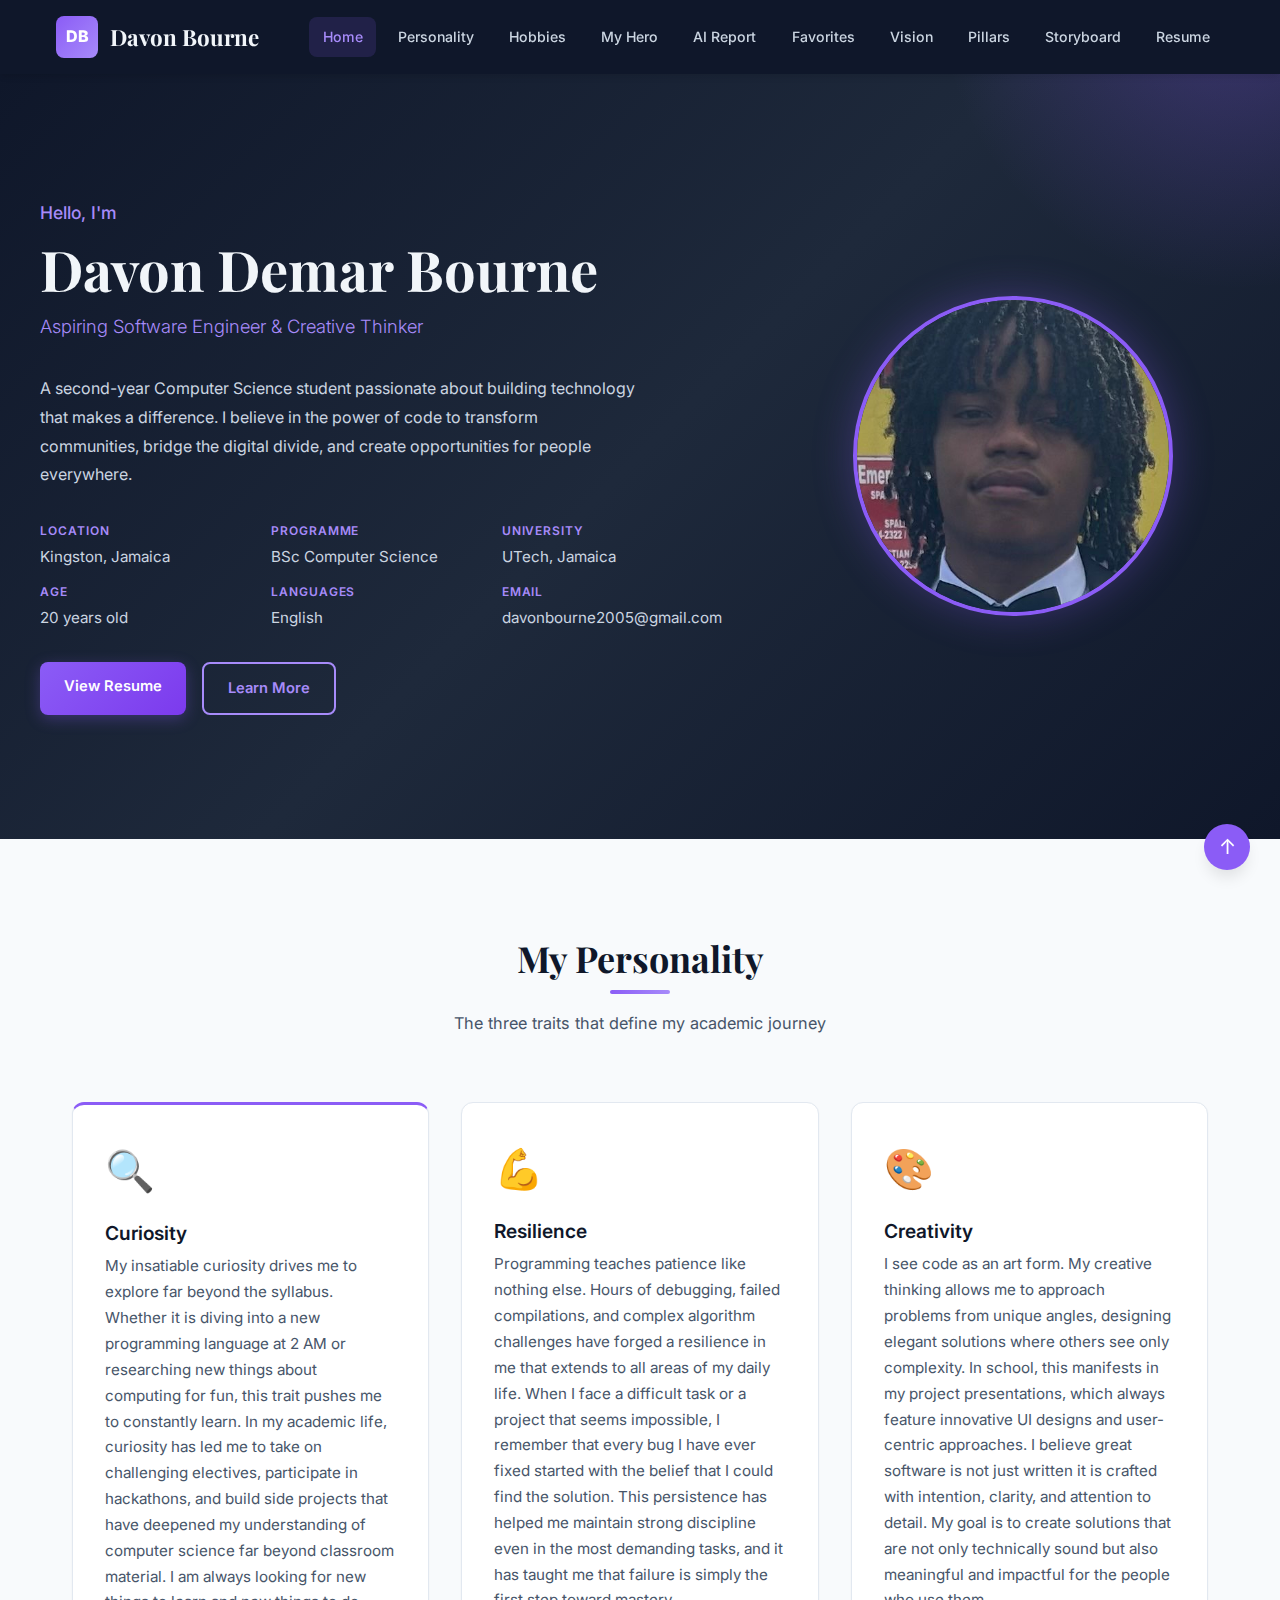
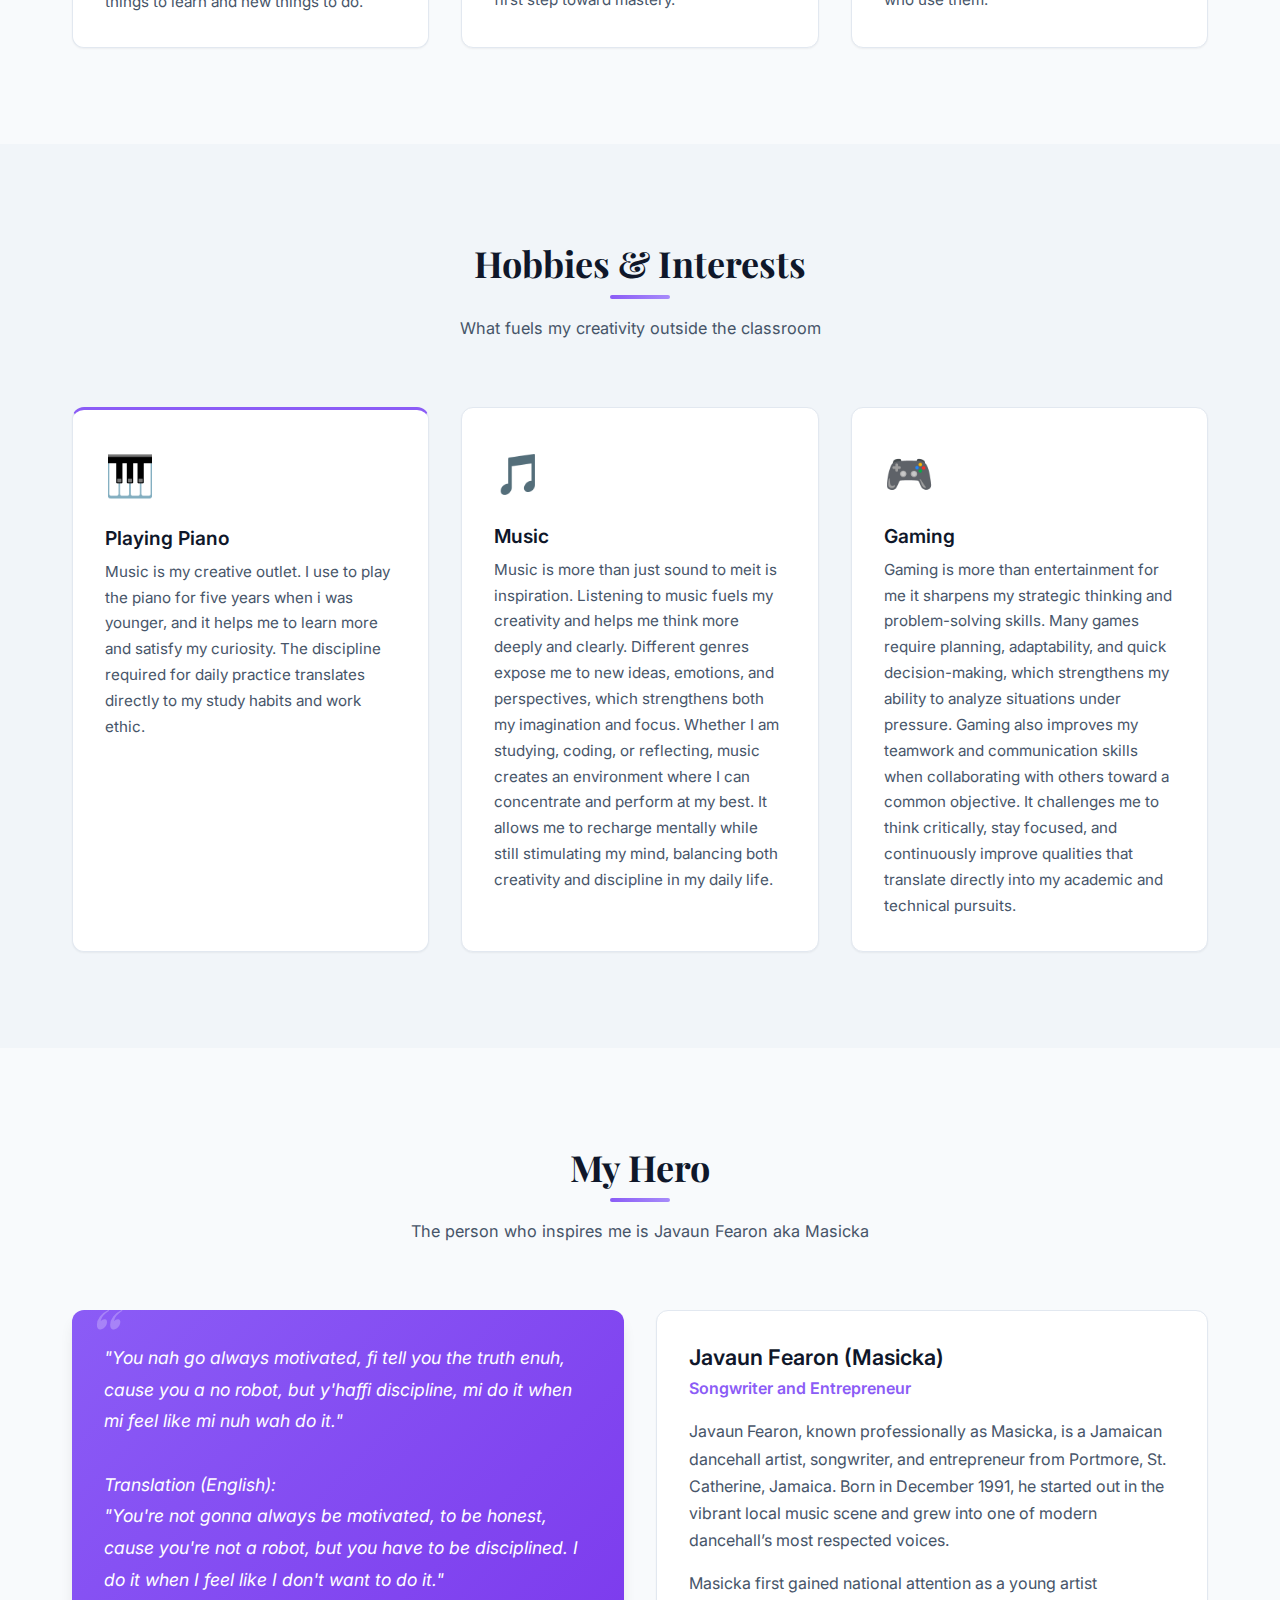
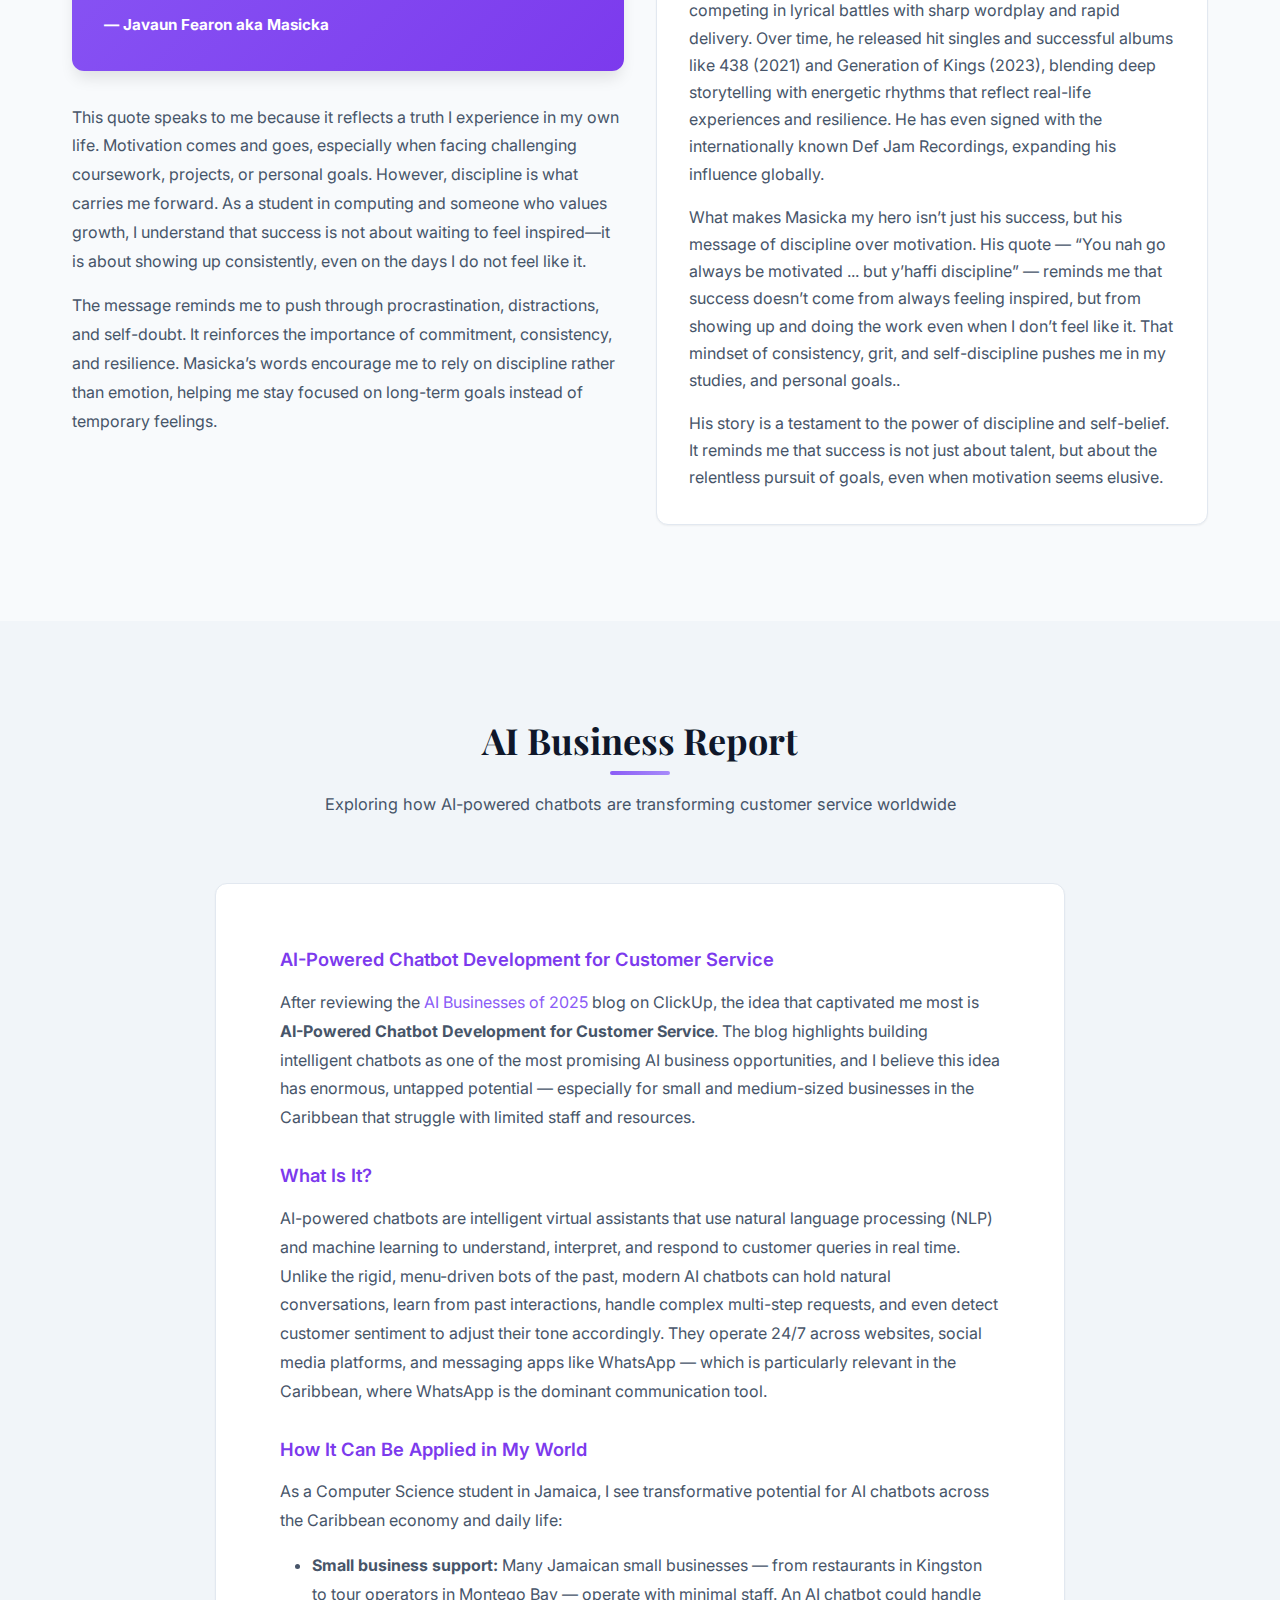
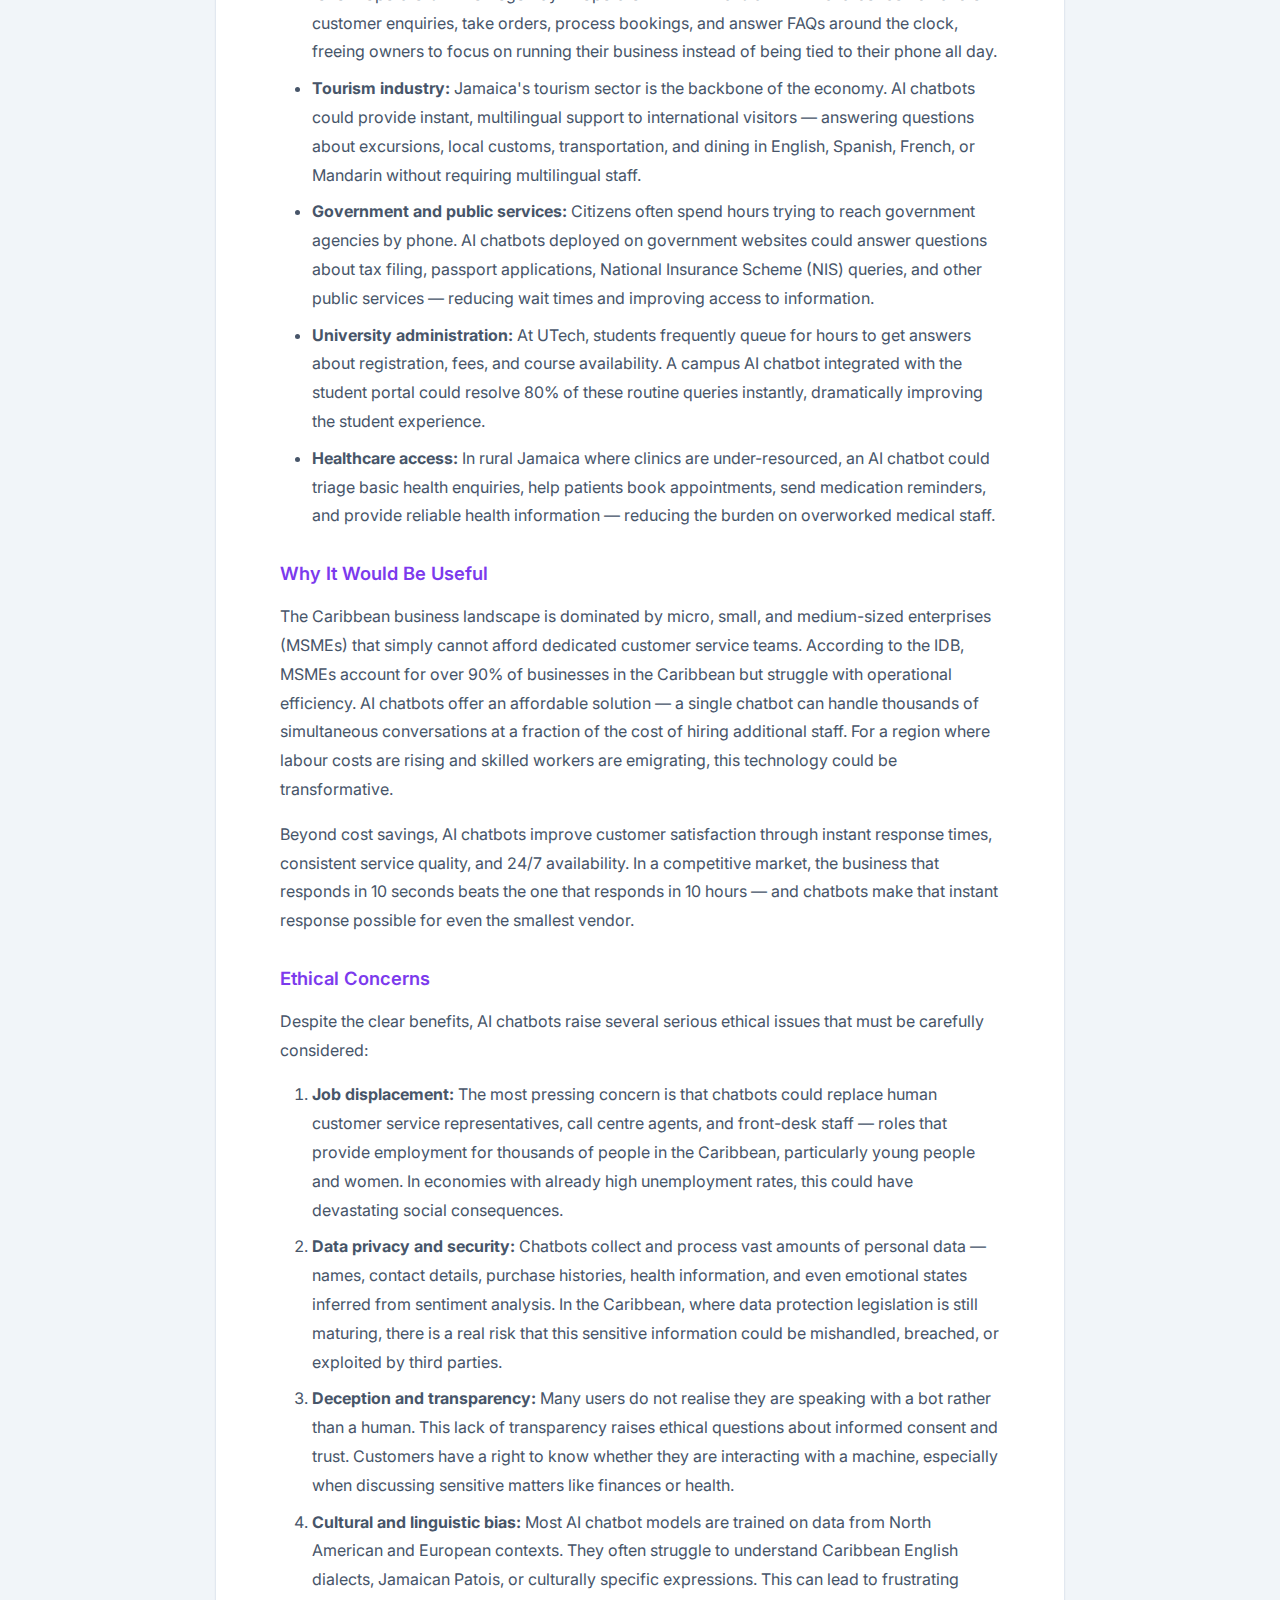
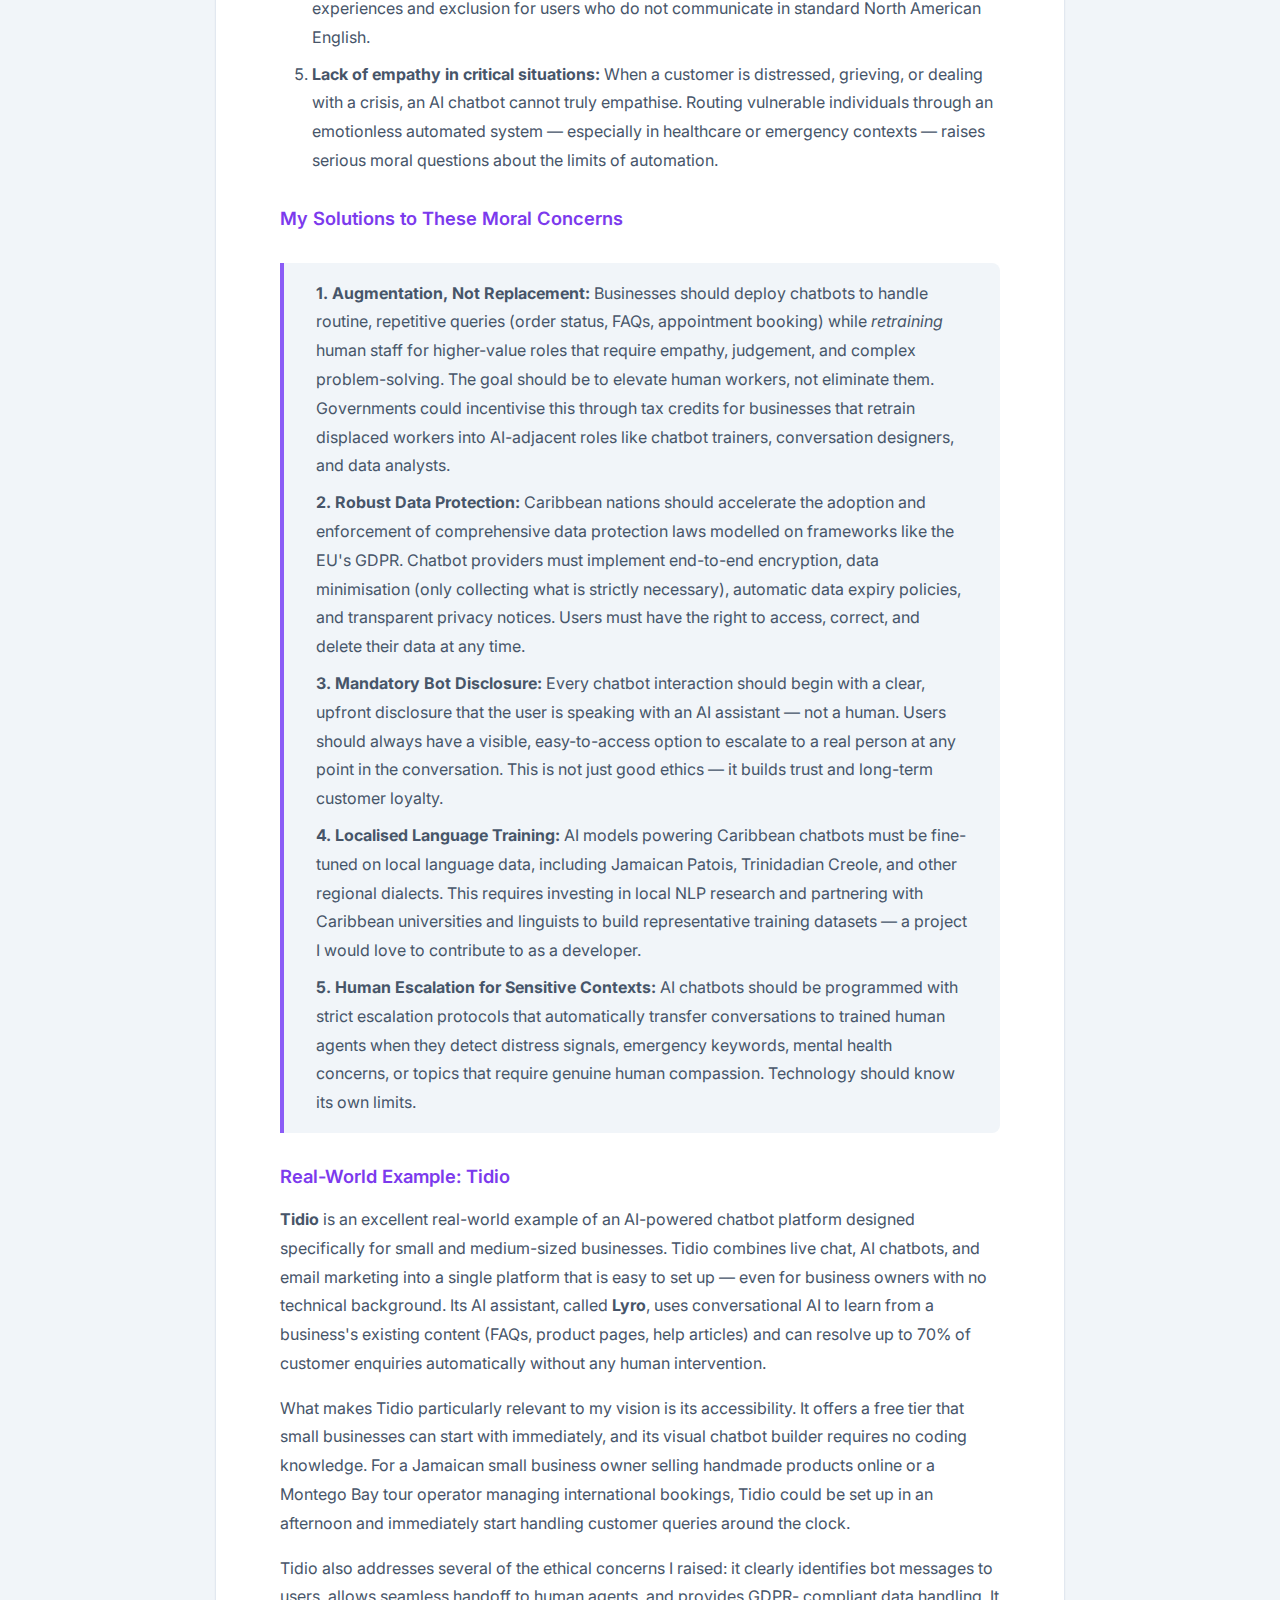
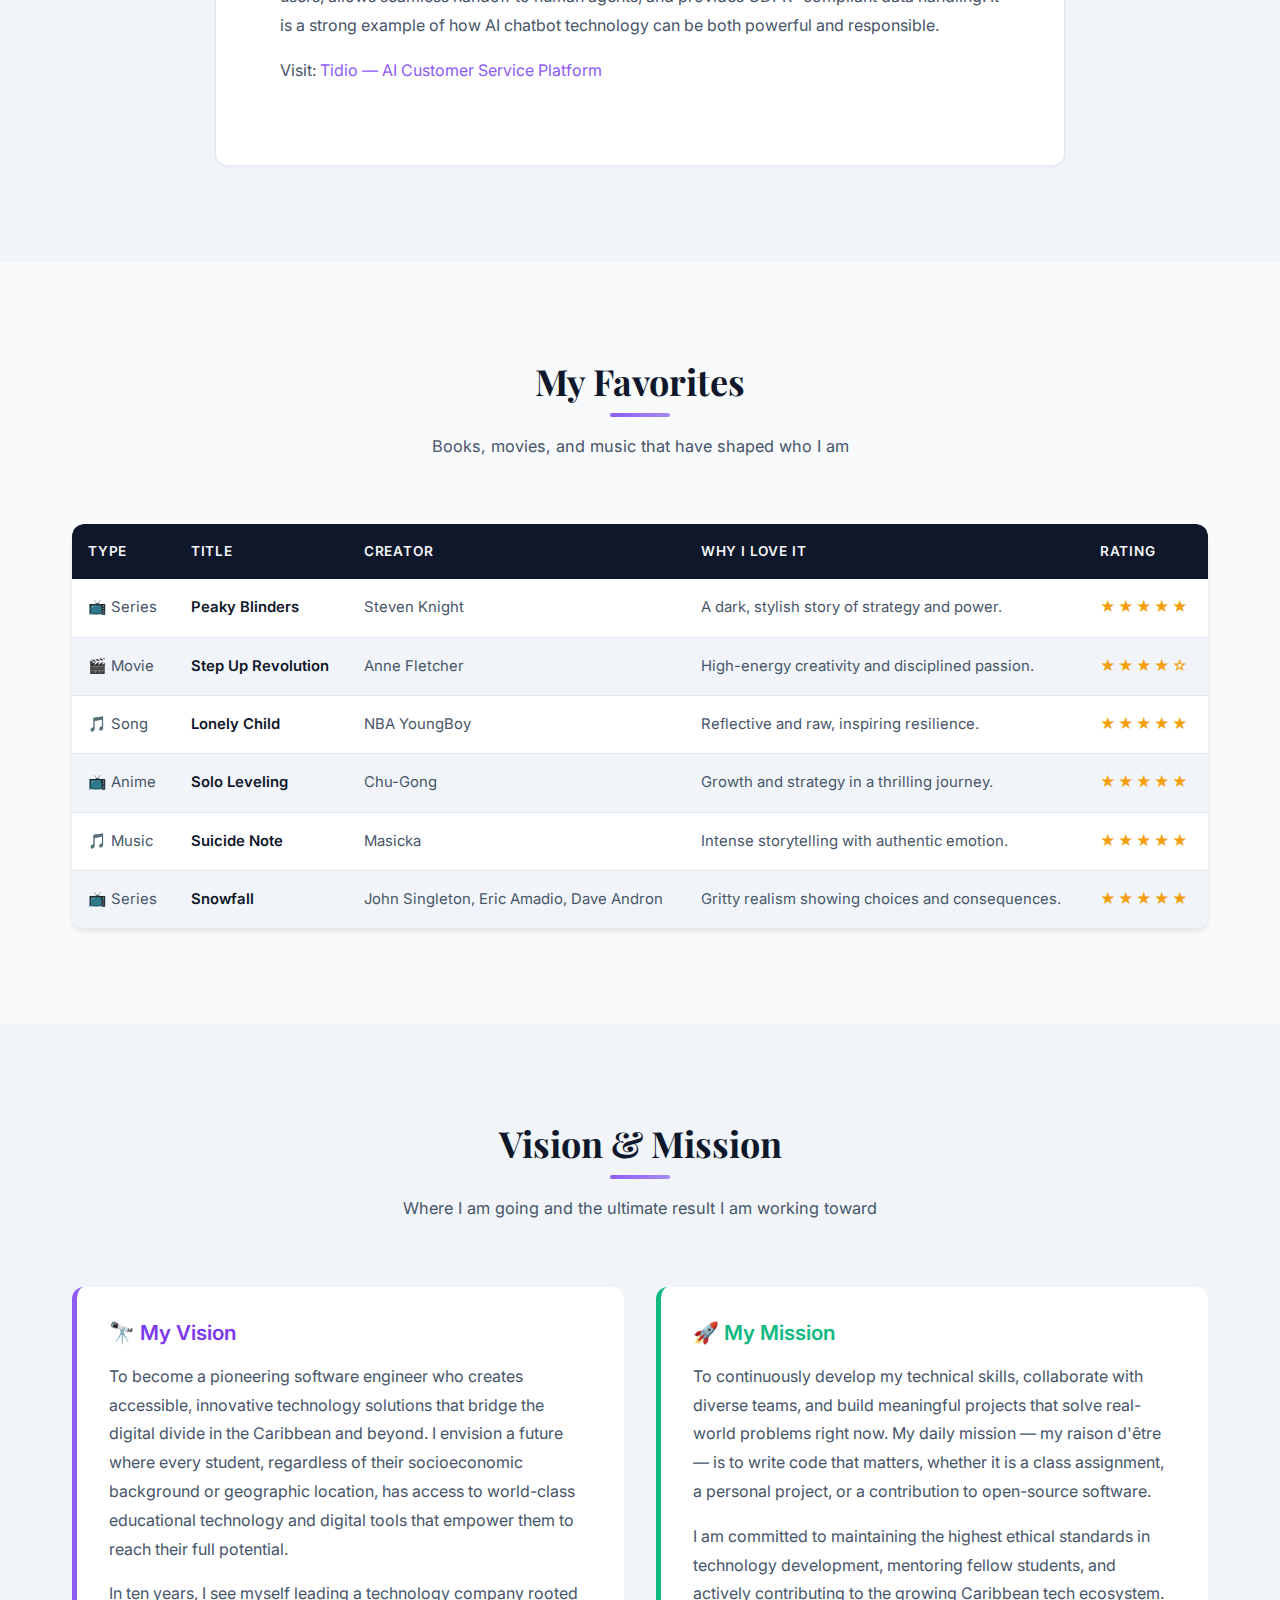
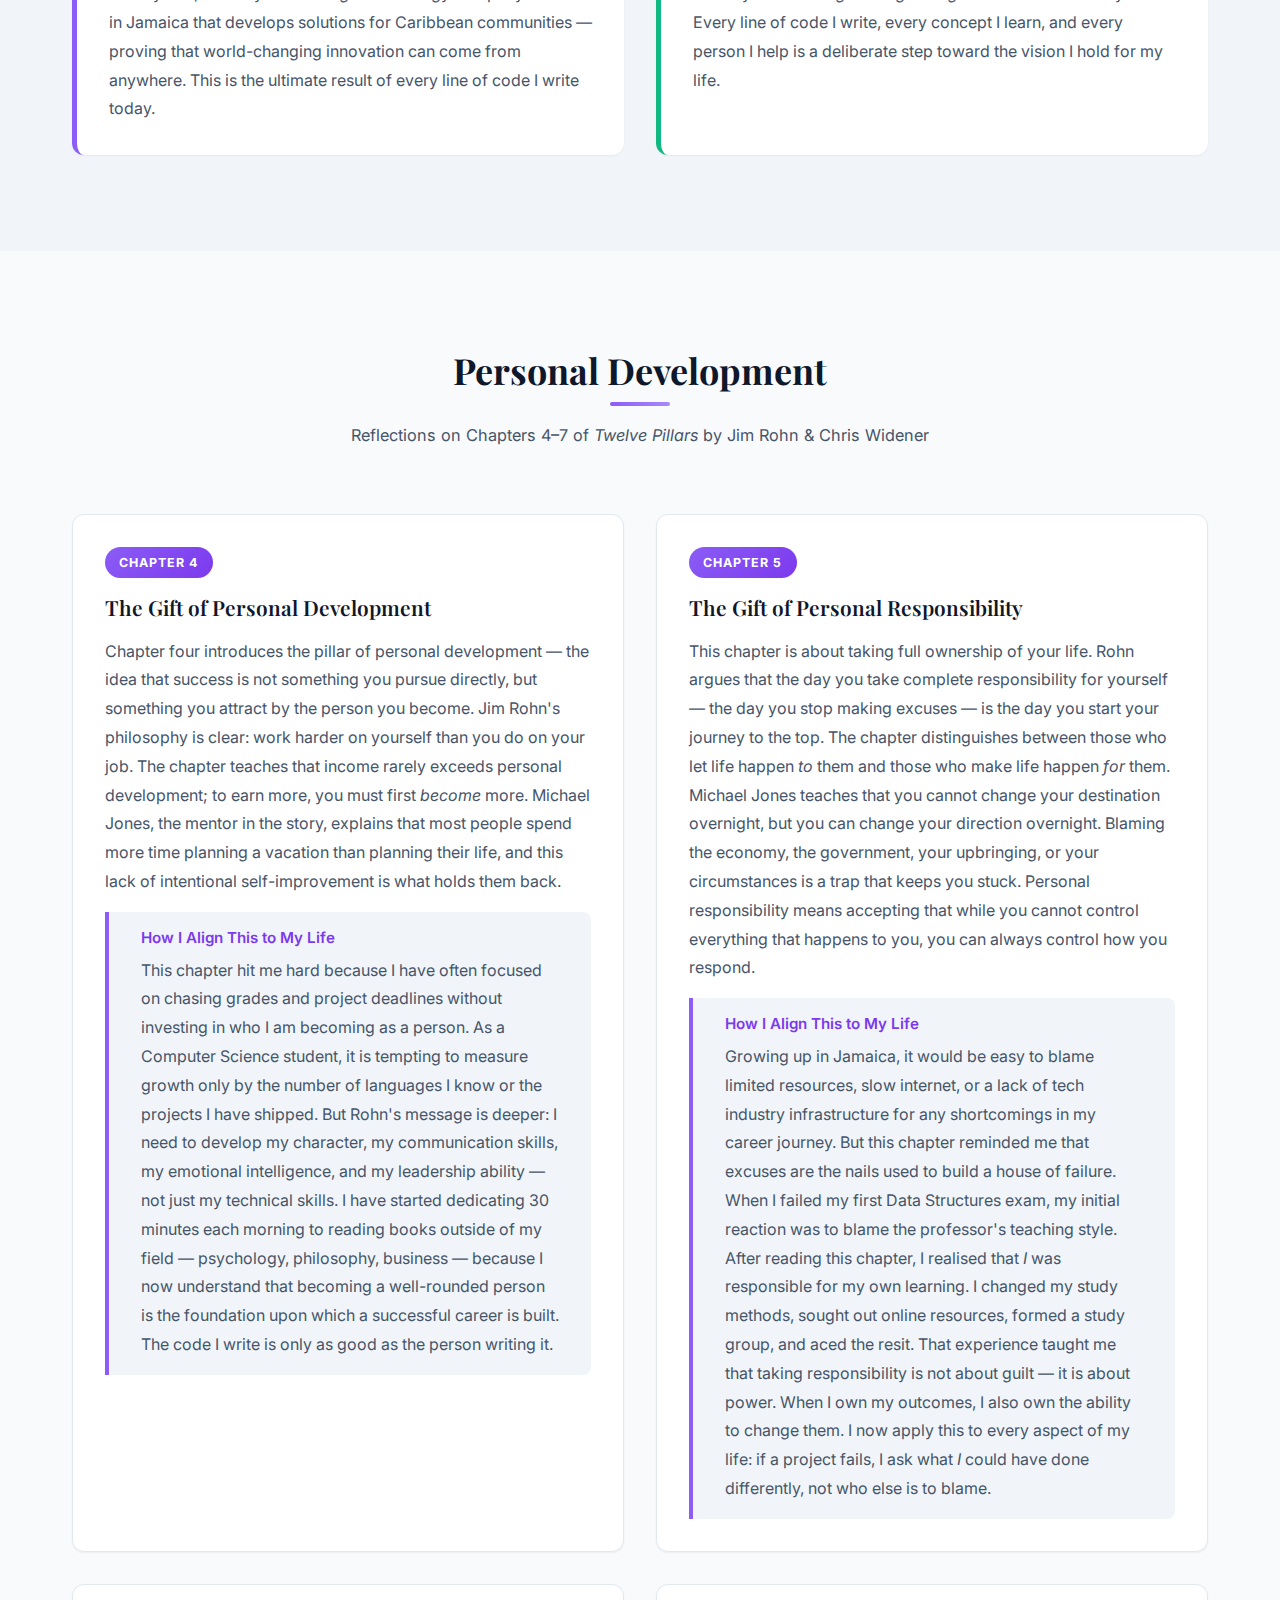
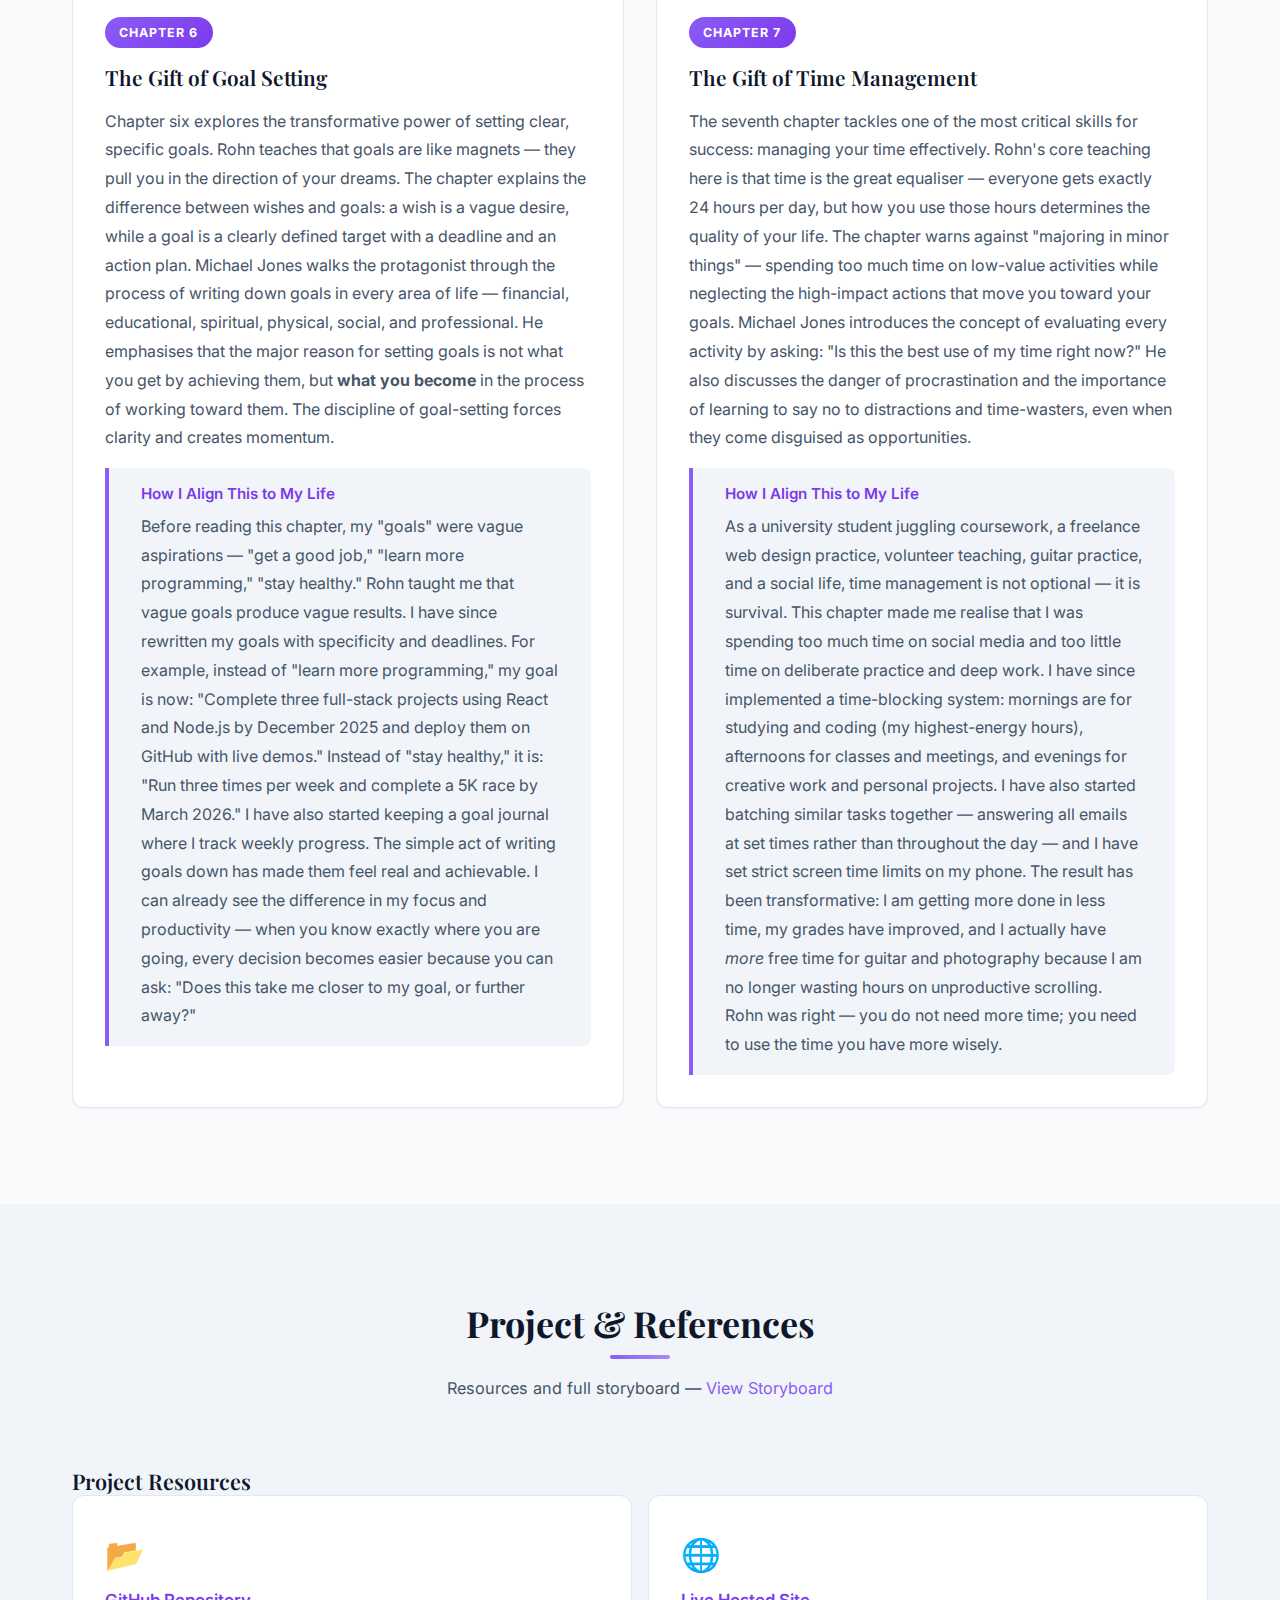
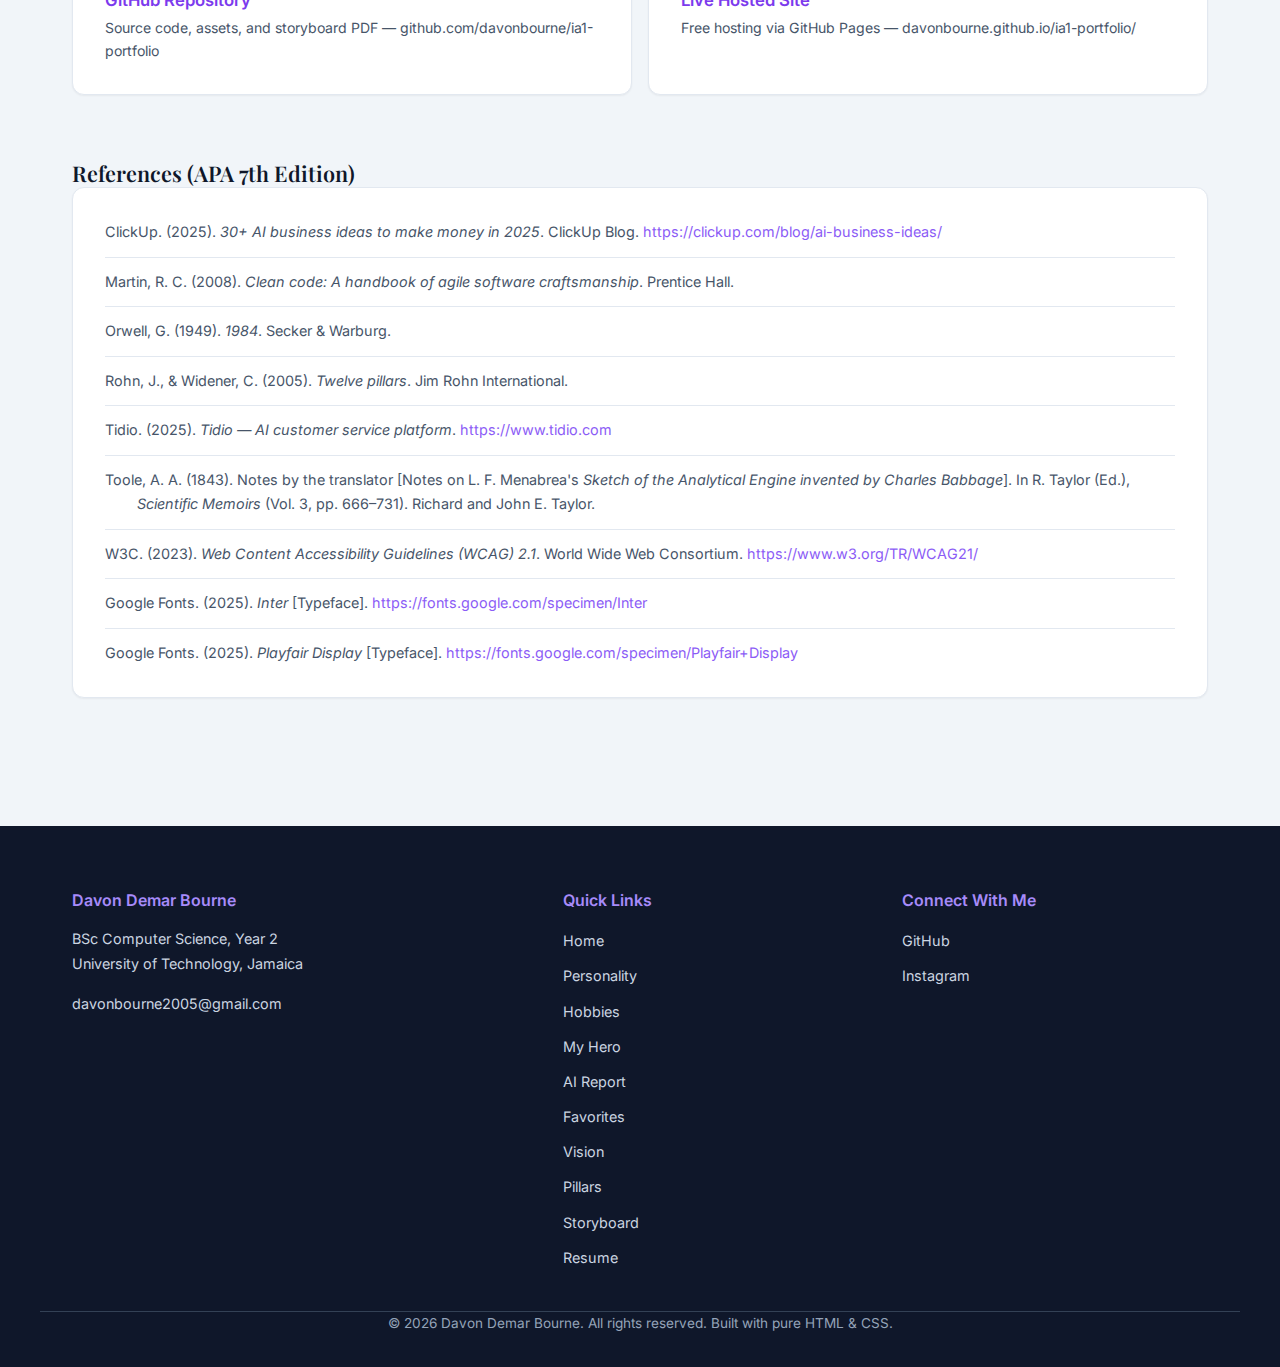
<file: index.html>
<!DOCTYPE html>
<html lang="en">
<head>
    <meta charset="UTF-8">
    <meta name="viewport" content="width=device-width, initial-scale=1.0">
    <meta name="description" content="Davon Demar Bourne — Computer Science Portfolio showcasing personality, projects, and vision.">
    <title>Davon Demar Bourne | Portfolio</title>
    <link rel="stylesheet" href="style.css">
</head>
<body>

    <!-- ============ HEADER & NAVIGATION ============ -->
    <header id="site-header">
        <div class="header-inner">
            <a href="index.html" class="logo">
                <div class="logo-icon">DB</div>
                <span>Davon Bourne</span>
            </a>
            <input type="checkbox" id="nav-toggle" class="nav-toggle">
            <label for="nav-toggle" class="nav-toggle-label" aria-label="Toggle navigation menu">
                <span></span>
            </label>
            <nav aria-label="Main navigation">
                <ul class="nav-links">
                    <li><a href="#hero" class="active">Home</a></li>
                    <li><a href="#personality">Personality</a></li>
                    <li><a href="#about">Hobbies</a></li>
                    <li><a href="#my-hero">My Hero</a></li>
                    <li><a href="#ai-report">AI Report</a></li>
                    <li><a href="#favorites">Favorites</a></li>
                    <li><a href="#vision-mission">Vision</a></li>
                    <li><a href="#twelve-pillars">Pillars</a></li>
                    <li><a href="storyboard.html">Storyboard</a></li>
                    <li><a href="resume.html">Resume</a></li>
                </ul>
            </nav>
        </div>
    </header>

    <!-- ============ MAIN CONTENT ============ -->
    <main>

        <!-- ======== HERO / INTRO SECTION ======== -->
        <section id="hero">
            <div class="hero-content">
                <div class="hero-text">
                    <span class="greeting">Hello, I'm</span>
                    <h1>Davon Demar Bourne</h1>
                    <p class="tagline">Aspiring Software Engineer &amp; Creative Thinker</p>
                    <p class="intro">
                        A second-year Computer Science student passionate about building technology
                        that makes a difference. I believe in the power of code to transform communities,
                        bridge the digital divide, and create opportunities for people everywhere.
                    </p>

                    <!-- Demographic Data -->
                    <div class="hero-demographics">
                        <div class="demo-item">
                            <span class="label">Location</span>
                            <span>Kingston, Jamaica</span>
                        </div>
                        <div class="demo-item">
                            <span class="label">Programme</span>
                            <span>BSc Computer Science</span>
                        </div>
                        <div class="demo-item">
                            <span class="label">University</span>
                            <span>UTech, Jamaica</span>
                        </div>
                        <div class="demo-item">
                            <span class="label">Age</span>
                            <span>20 years old</span>
                        </div>
                        <div class="demo-item">
                            <span class="label">Languages</span>
                            <span>English</span>
                        </div>
                        <div class="demo-item">
                            <span class="label">Email</span>
                            <span>davonbourne2005@gmail.com</span>
                        </div>
                    </div>

                    <div class="hero-buttons">
                        <a href="resume.html" class="btn btn-primary">View Resume</a>
                        <a href="#personality" class="btn btn-outline">Learn More</a>
                    </div>
                </div>

                <!-- Profile Image — linked to local mail client -->
                <div class="hero-image-wrapper">
                    <a href="mailto:davonbourne2005@gmail.com" class="profile-link" title="Click to send me an email">
                        <img src="Assets/image.jpg" alt="Illustrated portrait of Davon Demar Bourne, a Computer Science student wearing a blue shirt and a blue tie, smiling warmly">
                    </a>
                </div>
            </div>
        </section>

        <!-- ======== PERSONALITY TRAITS SECTION ======== -->
        <section id="personality" class="section">
            <div class="section-title">
                <h2>My Personality</h2>
                <p>The three traits that define my academic journey</p>
            </div>
            <div class="card-grid container">
                <article class="card">
                    <span class="card-icon">🔍</span>
                    <h3>Curiosity</h3>
                    <p>
                        My insatiable curiosity drives me to explore far beyond the syllabus. Whether it is
                        diving into a new programming language at 2 AM or researching new things about computing for
                        fun, this trait pushes me to constantly learn. In my academic life, curiosity has led
                        me to take on challenging electives, participate in hackathons, and build side projects
                        that have deepened my understanding of computer science far beyond classroom material.
                        I am always looking for new things to learn and new things to do.
                    </p>
                </article>
                <article class="card">
                    <span class="card-icon">💪</span>
                    <h3>Resilience</h3>
                    <p>
                        Programming teaches patience like nothing else. Hours of debugging, failed compilations,
                        and complex algorithm challenges have forged a resilience in me that extends to all areas
                        of my daily life. When I face a difficult task or a project that seems impossible, I
                        remember that every bug I have ever fixed started with the belief that I could find the
                        solution. This persistence has helped me maintain strong discipline even in the most demanding
                        tasks, and it has taught me that failure is simply the first step toward mastery.
                    </p>
                </article>
                <article class="card">
                    <span class="card-icon">🎨</span>
                    <h3>Creativity</h3>
                    <p>
                        I see code as an art form. My creative thinking allows me to approach problems from
                        unique angles, designing elegant solutions where others see only complexity. In school,
                        this manifests in my project presentations, which always feature innovative UI designs
                        and user-centric approaches. I believe great software is not just written it is crafted with intention, clarity, 
                        and attention to detail. My goal is to create solutions that are not only technically sound 
                        but also meaningful and impactful for the people who use them.
                    </p>
                </article>
            </div>
        </section>

        <!-- ======== HOBBIES SECTION ======== -->
        <section id="about" class="section section-alt">
            <div class="section-title">
                <h2>Hobbies &amp; Interests</h2>
                <p>What fuels my creativity outside the classroom</p>
            </div>
            <div class="card-grid container">
                <aside class="card">
                    <span class="card-icon">🎹</span>
                    <h3>Playing Piano</h3>
                    <p>
                        Music is my creative outlet. I use to play the piano for five years when i was younger, and it
                        helps me to learn more and satisfy my curiosity. The discipline required for daily
                        practice translates directly to my study habits and work ethic.
                    </p>
                </aside>
                <aside class="card">
                    <span class="card-icon">🎵</span>
                    <h3>Music</h3>
                    <p>
                        Music is more than just sound to meit is inspiration. Listening to music fuels my creativity and 
                        helps me think more deeply and clearly. Different genres expose me to new ideas, emotions, and perspectives, 
                        which strengthens both my imagination and focus. Whether I am studying, coding, or reflecting, music creates 
                        an environment where I can concentrate and perform at my best. It allows me to recharge mentally while still 
                        stimulating my mind, balancing both creativity and discipline in my daily life.
                    </p>
                </aside>
                <aside class="card">
                    <span class="card-icon">🎮</span>
                    <h3>Gaming</h3>
                    <p>
                        Gaming is more than entertainment for me it sharpens my strategic thinking and problem-solving skills. 
                        Many games require planning, adaptability, and quick decision-making, which strengthens my ability to analyze 
                        situations under pressure. Gaming also improves my teamwork and communication skills when collaborating with 
                        others toward a common objective. It challenges me to think critically, stay focused, and continuously improve qualities 
                        that translate directly into my academic and technical pursuits.
                    </p>
                </aside>
            </div>
        </section>

        <!-- ======== MY HERO / MENTOR SECTION ======== -->
        <section id="my-hero" class="section">
            <div class="section-title">
                <h2>My Hero</h2>
                <p>The person who inspires me is Javaun Fearon aka Masicka</p>
            </div>
            <div class="hero-mentor-content container">
                <div>
                    <div class="quote-block">
                        <p>
                            "You nah go always motivated, fi tell you the truth enuh, 
                            cause you a no robot, but y'haffi discipline, 
                            mi do it when mi feel like mi nuh wah do it."
                            <br>
                            <br>
                            Translation (English):
                            <br>
                            "You're not gonna always be motivated, to be honest, cause you're not a robot, 
                            but you have to be disciplined. I do it when I feel like I don't want to do it."
                        </p>
                        <span class="quote-attribution">— Javaun Fearon aka Masicka</span>
                    </div>
                    <p class="mentor-description">
                        This quote speaks to me because it reflects a truth I experience in my own life. 
                        Motivation comes and goes, especially when facing challenging coursework, projects, or personal goals. 
                        However, discipline is what carries me forward. As a student in computing and someone who values growth, 
                        I understand that success is not about waiting to feel inspired—it is about showing up consistently, 
                        even on the days I do not feel like it.
                    </p>
                    <p class="mentor-description mt-1">
                        The message reminds me to push through procrastination, distractions, and self-doubt. 
                        It reinforces the importance of commitment, consistency, and resilience. 
                        Masicka’s words encourage me to rely on discipline rather than emotion, 
                        helping me stay focused on long-term goals instead of temporary feelings.
                    </p>
                </div>
                <div class="mentor-card">
                    <h3>Javaun Fearon (Masicka)</h3>
                    <span class="subtitle">Songwriter and Entrepreneur</span>
                    <p>
                        Javaun Fearon, known professionally as Masicka, is a Jamaican dancehall artist, songwriter, 
                        and entrepreneur from Portmore, St. Catherine, Jamaica. Born in December 1991, 
                        he started out in the vibrant local music scene and grew into one of 
                        modern dancehall’s most respected voices.
                    </p>
                    <p>
                        Masicka first gained national attention as a young artist competing in lyrical battles with sharp wordplay and rapid delivery. 
                        Over time, he released hit singles and successful albums like 438 (2021) and Generation of Kings (2023), 
                        blending deep storytelling with energetic rhythms that reflect real-life experiences and resilience. 
                        He has even signed with the internationally known Def Jam Recordings, expanding his influence globally.
                    </p>
                    <p>
                        What makes Masicka my hero isn’t just his success, but his message of discipline over motivation. 
                        His quote — “You nah go always be motivated ... but y’haffi discipline” — reminds me that success 
                        doesn’t come from always feeling inspired, but from showing up and doing the work even when 
                        I don’t feel like it. That mindset of consistency, grit, and self-discipline pushes me in my studies,
                        and personal goals..
                    </p>
                    <p>
                        His story is a testament to the power of discipline and self-belief. It reminds me that success is not just about talent, 
                        but about the relentless pursuit of goals, even when motivation seems elusive.
                    </p>
                </div>
            </div>
        </section>

         <!-- ======== AI BUSINESS REPORT SECTION ======== -->
         <section id="ai-report" class="section section-alt">
            <div class="section-title">
                <h2>AI Business Report</h2>
                <p>Exploring how AI-powered chatbots are transforming customer service worldwide</p>
            </div>
            <div class="report-content container">
                <h3>AI-Powered Chatbot Development for Customer Service</h3>
                <p>
                    After reviewing the
                    <a href="https://clickup.com/blog/ai-business-ideas/?utm_source=google&utm_medium=cpc&utm_campaign=gs_cpc_arlv_nnc_nb_trial_all-devices_troas_lp_x_all-departments_x_taskmanagement&utm_content=all-countries_kw-target_text_all-industries_all-features_all-use-cases_ai_phrase&utm_term=&utm_creative=713306049272_dynamic_rsa&utm_custom1=&utm_custom2=&utm_lptheme=&utm_lpmod=&utm_mt=b" target="_blank" rel="noopener noreferrer">AI Businesses of 2025</a>
                    blog on ClickUp, the idea that captivated me most is <strong>AI-Powered Chatbot
                    Development for Customer Service</strong>. The blog highlights building intelligent
                    chatbots as one of the most promising AI business opportunities, and I believe this
                    idea has enormous, untapped potential — especially for small and medium-sized
                    businesses in the Caribbean that struggle with limited staff and resources.
                </p>

                <h3>What Is It?</h3>
                <p>
                    AI-powered chatbots are intelligent virtual assistants that use natural language
                    processing (NLP) and machine learning to understand, interpret, and respond to
                    customer queries in real time. Unlike the rigid, menu-driven bots of the past,
                    modern AI chatbots can hold natural conversations, learn from past interactions,
                    handle complex multi-step requests, and even detect customer sentiment to adjust
                    their tone accordingly. They operate 24/7 across websites, social media platforms,
                    and messaging apps like WhatsApp — which is particularly relevant in the Caribbean,
                    where WhatsApp is the dominant communication tool.
                </p>

                <h3>How It Can Be Applied in My World</h3>
                <p>
                    As a Computer Science student in Jamaica, I see transformative potential for AI
                    chatbots across the Caribbean economy and daily life:
                </p>
                <ul>
                    <li>
                        <strong>Small business support:</strong> Many Jamaican small businesses — from
                        restaurants in Kingston to tour operators in Montego Bay — operate with minimal
                        staff. An AI chatbot could handle customer enquiries, take orders, process
                        bookings, and answer FAQs around the clock, freeing owners to focus on running
                        their business instead of being tied to their phone all day.
                    </li>
                    <li>
                        <strong>Tourism industry:</strong> Jamaica's tourism sector is the backbone of
                        the economy. AI chatbots could provide instant, multilingual support to
                        international visitors — answering questions about excursions, local customs,
                        transportation, and dining in English, Spanish, French, or Mandarin without
                        requiring multilingual staff.
                    </li>
                    <li>
                        <strong>Government and public services:</strong> Citizens often spend hours
                        trying to reach government agencies by phone. AI chatbots deployed on
                        government websites could answer questions about tax filing, passport
                        applications, National Insurance Scheme (NIS) queries, and other public
                        services — reducing wait times and improving access to information.
                    </li>
                    <li>
                        <strong>University administration:</strong> At UTech, students frequently
                        queue for hours to get answers about registration, fees, and course
                        availability. A campus AI chatbot integrated with the student portal could
                        resolve 80% of these routine queries instantly, dramatically improving the
                        student experience.
                    </li>
                    <li>
                        <strong>Healthcare access:</strong> In rural Jamaica where clinics are
                        under-resourced, an AI chatbot could triage basic health enquiries, help
                        patients book appointments, send medication reminders, and provide reliable
                        health information — reducing the burden on overworked medical staff.
                    </li>
                </ul>

                <h3>Why It Would Be Useful</h3>
                <p>
                    The Caribbean business landscape is dominated by micro, small, and medium-sized
                    enterprises (MSMEs) that simply cannot afford dedicated customer service teams.
                    According to the IDB, MSMEs account for over 90% of businesses in the Caribbean
                    but struggle with operational efficiency. AI chatbots offer an affordable solution
                    — a single chatbot can handle thousands of simultaneous conversations at a fraction
                    of the cost of hiring additional staff. For a region where labour costs are rising
                    and skilled workers are emigrating, this technology could be transformative.
                </p>
                <p>
                    Beyond cost savings, AI chatbots improve customer satisfaction through instant
                    response times, consistent service quality, and 24/7 availability. In a competitive
                    market, the business that responds in 10 seconds beats the one that responds in 10
                    hours — and chatbots make that instant response possible for even the smallest vendor.
                </p>

                <h3>Ethical Concerns</h3>
                <p>
                    Despite the clear benefits, AI chatbots raise several serious ethical issues that
                    must be carefully considered:
                </p>
                <ol>
                    <li>
                        <strong>Job displacement:</strong> The most pressing concern is that chatbots
                        could replace human customer service representatives, call centre agents, and
                        front-desk staff — roles that provide employment for thousands of people in the
                        Caribbean, particularly young people and women. In economies with already high
                        unemployment rates, this could have devastating social consequences.
                    </li>
                    <li>
                        <strong>Data privacy and security:</strong> Chatbots collect and process vast
                        amounts of personal data — names, contact details, purchase histories, health
                        information, and even emotional states inferred from sentiment analysis. In the
                        Caribbean, where data protection legislation is still maturing, there is a real
                        risk that this sensitive information could be mishandled, breached, or exploited
                        by third parties.
                    </li>
                    <li>
                        <strong>Deception and transparency:</strong> Many users do not realise they are
                        speaking with a bot rather than a human. This lack of transparency raises ethical
                        questions about informed consent and trust. Customers have a right to know whether
                        they are interacting with a machine, especially when discussing sensitive matters
                        like finances or health.
                    </li>
                    <li>
                        <strong>Cultural and linguistic bias:</strong> Most AI chatbot models are trained
                        on data from North American and European contexts. They often struggle to
                        understand Caribbean English dialects, Jamaican Patois, or culturally specific
                        expressions. This can lead to frustrating experiences and exclusion for users who
                        do not communicate in standard North American English.
                    </li>
                    <li>
                        <strong>Lack of empathy in critical situations:</strong> When a customer is
                        distressed, grieving, or dealing with a crisis, an AI chatbot cannot truly
                        empathise. Routing vulnerable individuals through an emotionless automated system
                        — especially in healthcare or emergency contexts — raises serious moral questions
                        about the limits of automation.
                    </li>
                </ol>

                <h3>My Solutions to These Moral Concerns</h3>
                <div class="highlight-box">
                    <p>
                        <strong>1. Augmentation, Not Replacement:</strong> Businesses should deploy
                        chatbots to handle routine, repetitive queries (order status, FAQs, appointment
                        booking) while <em>retraining</em> human staff for higher-value roles that
                        require empathy, judgement, and complex problem-solving. The goal should be to
                        elevate human workers, not eliminate them. Governments could incentivise this
                        through tax credits for businesses that retrain displaced workers into AI-adjacent
                        roles like chatbot trainers, conversation designers, and data analysts.
                    </p>
                    <p>
                        <strong>2. Robust Data Protection:</strong> Caribbean nations should accelerate
                        the adoption and enforcement of comprehensive data protection laws modelled on
                        frameworks like the EU's GDPR. Chatbot providers must implement end-to-end
                        encryption, data minimisation (only collecting what is strictly necessary),
                        automatic data expiry policies, and transparent privacy notices. Users must have
                        the right to access, correct, and delete their data at any time.
                    </p>
                    <p>
                        <strong>3. Mandatory Bot Disclosure:</strong> Every chatbot interaction should
                        begin with a clear, upfront disclosure that the user is speaking with an AI
                        assistant — not a human. Users should always have a visible, easy-to-access
                        option to escalate to a real person at any point in the conversation. This is not
                        just good ethics — it builds trust and long-term customer loyalty.
                    </p>
                    <p>
                        <strong>4. Localised Language Training:</strong> AI models powering Caribbean
                        chatbots must be fine-tuned on local language data, including Jamaican Patois,
                        Trinidadian Creole, and other regional dialects. This requires investing in local
                        NLP research and partnering with Caribbean universities and linguists to build
                        representative training datasets — a project I would love to contribute to as a
                        developer.
                    </p>
                    <p>
                        <strong>5. Human Escalation for Sensitive Contexts:</strong> AI chatbots should
                        be programmed with strict escalation protocols that automatically transfer
                        conversations to trained human agents when they detect distress signals,
                        emergency keywords, mental health concerns, or topics that require genuine human
                        compassion. Technology should know its own limits.
                    </p>
                </div>

                <h3>Real-World Example: Tidio</h3>
                <p>
                    <strong>Tidio</strong> is an excellent real-world example of an AI-powered chatbot
                    platform designed specifically for small and medium-sized businesses. Tidio combines
                    live chat, AI chatbots, and email marketing into a single platform that is easy to
                    set up — even for business owners with no technical background. Its AI assistant,
                    called <strong>Lyro</strong>, uses conversational AI to learn from a business's
                    existing content (FAQs, product pages, help articles) and can resolve up to 70% of
                    customer enquiries automatically without any human intervention.
                </p>
                <p>
                    What makes Tidio particularly relevant to my vision is its accessibility. It offers
                    a free tier that small businesses can start with immediately, and its visual chatbot
                    builder requires no coding knowledge. For a Jamaican small business owner selling
                    handmade products online or a Montego Bay tour operator managing international
                    bookings, Tidio could be set up in an afternoon and immediately start handling
                    customer queries around the clock.
                </p>
                <p>
                    Tidio also addresses several of the ethical concerns I raised: it clearly identifies
                    bot messages to users, allows seamless handoff to human agents, and provides GDPR-
                    compliant data handling. It is a strong example of how AI chatbot technology can be
                    both powerful and responsible.
                </p>
                <p>
                    Visit:
                    <a href="https://www.tidio.com" target="_blank" rel="noopener noreferrer">
                        Tidio — AI Customer Service Platform
                    </a>
                </p>
            </div>
        </section>

        <!-- ======== FAVORITES SECTION (TABLE) ======== -->
        <section id="favorites" class="section">
            <div class="section-title">
                <h2>My Favorites</h2>
                <p>Books, movies, and music that have shaped who I am</p>
            </div>
            <div class="container">
                <div class="table-wrapper">
                    <table class="favorites-table">
                        <thead>
                            <tr>
                                <th>Type</th>
                                <th>Title</th>
                                <th>Creator</th>
                                <th>Why I Love It</th>
                                <th>Rating</th>
                            </tr>
                        </thead>
                        <tbody>
                            <tr>
                                <td>📺 Series</td>
                                <td class="title-cell">Peaky Blinders</td>
                                <td>Steven Knight</td>
                                <td>A dark, stylish story of strategy and power.</td>
                                <td><span class="rating">★★★★★</span></td>
                            </tr>
                            <tr>
                                <td>🎬 Movie</td>
                                <td class="title-cell">Step Up Revolution</td>
                                <td>Anne Fletcher</td>
                                <td>High-energy creativity and disciplined passion.</td>
                                <td><span class="rating">★★★★☆</span></td>
                            </tr>
                            <tr>
                                <td>🎵 Song</td>
                                <td class="title-cell">Lonely Child</td>
                                <td>NBA YoungBoy</td>
                                <td>Reflective and raw, inspiring resilience.</td>
                                <td><span class="rating">★★★★★</span></td>
                            </tr>
                            <tr>
                                <td>📺 Anime</td>
                                <td class="title-cell">Solo Leveling</td>
                                <td>Chu-Gong</td>
                                <td>Growth and strategy in a thrilling journey.</td>
                                <td><span class="rating">★★★★★</span></td>
                            </tr>
                            <tr>
                                <td>🎵 Music</td>
                                <td class="title-cell">Suicide Note</td>
                                <td>Masicka</td>
                                <td>Intense storytelling with authentic emotion.</td>
                                <td><span class="rating">★★★★★</span></td>
                            </tr>
                            <tr>
                                <td>📺 Series</td>
                                <td class="title-cell">Snowfall</td>
                                <td>John Singleton, Eric Amadio, Dave Andron</td>
                                <td>Gritty realism showing choices and consequences.</td>
                                <td><span class="rating">★★★★★</span></td>
                            </tr>
                        </tbody>
                    </table>
                </div>
            </div>
        </section>

        <!-- ======== VISION & MISSION SECTION ======== -->
        <section id="vision-mission" class="section section-alt">
            <div class="section-title">
                <h2>Vision &amp; Mission</h2>
                <p>Where I am going and the ultimate result I am working toward</p>
            </div>
            <div class="vm-grid container">
                <div class="vm-card">
                    <h3>🔭 My Vision</h3>
                    <p>
                        To become a pioneering software engineer who creates accessible, innovative technology
                        solutions that bridge the digital divide in the Caribbean and beyond. I envision a
                        future where every student, regardless of their socioeconomic background or geographic
                        location, has access to world-class educational technology and digital tools that
                        empower them to reach their full potential.
                    </p>
                    <p class="mt-1">
                        In ten years, I see myself leading a technology company rooted in Jamaica that develops
                        solutions for Caribbean communities — proving that world-changing innovation can come
                        from anywhere. This is the ultimate result of every line of code I write today.
                    </p>
                </div>
                <div class="vm-card">
                    <h3>🚀 My Mission</h3>
                    <p>
                        To continuously develop my technical skills, collaborate with diverse teams, and build
                        meaningful projects that solve real-world problems right now. My daily mission — my
                        raison d'être — is to write code that matters, whether it is a class assignment, a
                        personal project, or a contribution to open-source software.
                    </p>
                    <p class="mt-1">
                        I am committed to maintaining the highest ethical standards in technology development,
                        mentoring fellow students, and actively contributing to the growing Caribbean tech
                        ecosystem. Every line of code I write, every concept I learn, and every person I help
                        is a deliberate step toward the vision I hold for my life.
                    </p>
                </div>
            </div>
        </section>
    <!-- ======== PERSONAL DEVELOPMENT — TWELVE PILLARS ======== -->
    <section id="twelve-pillars" class="section">
        <div class="section-title">
            <h2>Personal Development</h2>
            <p>Reflections on Chapters 4–7 of <em>Twelve Pillars</em> by Jim Rohn &amp; Chris Widener</p>
        </div>
        <div class="pillars-grid container">

            <!-- Chapter 4 -->
            <article class="pillar-card">
                <div class="pillar-number">Chapter 4</div>
                <h3>The Gift of Personal Development</h3>
                <div class="pillar-body">
                    <p>
                        Chapter four introduces the pillar of personal development — the idea that success
                        is not something you pursue directly, but something you attract by the person you
                        become. Jim Rohn's philosophy is clear: work harder on yourself than you do on your
                        job. The chapter teaches that income rarely exceeds personal development; to earn
                        more, you must first <em>become</em> more. Michael Jones, the mentor in the story,
                        explains that most people spend more time planning a vacation than planning their
                        life, and this lack of intentional self-improvement is what holds them back.
                    </p>
                    <div class="pillar-reflection">
                        <h4>How I Align This to My Life</h4>
                        <p>
                            This chapter hit me hard because I have often focused on chasing grades and
                            project deadlines without investing in who I am becoming as a person. As a
                            Computer Science student, it is tempting to measure growth only by the number
                            of languages I know or the projects I have shipped. But Rohn's message is
                            deeper: I need to develop my character, my communication skills, my emotional
                            intelligence, and my leadership ability — not just my technical skills. I have
                            started dedicating 30 minutes each morning to reading books outside of my
                            field — psychology, philosophy, business — because I now understand that
                            becoming a well-rounded person is the foundation upon which a successful career
                            is built. The code I write is only as good as the person writing it.
                        </p>
                    </div>
                </div>
            </article>
                            <!-- Chapter 5 -->
                            <article class="pillar-card">
                                <div class="pillar-number">Chapter 5</div>
                                <h3>The Gift of Personal Responsibility</h3>
                                <div class="pillar-body">
                                    <p>
                                        This chapter is about taking full ownership of your life. Rohn argues that the day
                                        you take complete responsibility for yourself — the day you stop making excuses —
                                        is the day you start your journey to the top. The chapter distinguishes between
                                        those who let life happen <em>to</em> them and those who make life happen <em>for</em>
                                        them. Michael Jones teaches that you cannot change your destination overnight, but
                                        you can change your direction overnight. Blaming the economy, the government, your
                                        upbringing, or your circumstances is a trap that keeps you stuck. Personal
                                        responsibility means accepting that while you cannot control everything that happens
                                        to you, you can always control how you respond.
                                    </p>
                                    <div class="pillar-reflection">
                                        <h4>How I Align This to My Life</h4>
                                        <p>
                                            Growing up in Jamaica, it would be easy to blame limited resources, slow
                                            internet, or a lack of tech industry infrastructure for any shortcomings in my
                                            career journey. But this chapter reminded me that excuses are the nails used to
                                            build a house of failure. When I failed my first Data Structures exam, my
                                            initial reaction was to blame the professor's teaching style. After reading this
                                            chapter, I realised that <em>I</em> was responsible for my own learning. I
                                            changed my study methods, sought out online resources, formed a study group, and
                                            aced the resit. That experience taught me that taking responsibility is not about
                                            guilt — it is about power. When I own my outcomes, I also own the ability to
                                            change them. I now apply this to every aspect of my life: if a project fails, I
                                            ask what <em>I</em> could have done differently, not who else is to blame.
                                        </p>
                                    </div>
                                </div>
                            </article>
            
                            <!-- Chapter 6 -->
                            <article class="pillar-card">
                                <div class="pillar-number">Chapter 6</div>
                                <h3>The Gift of Goal Setting</h3>
                                <div class="pillar-body">
                                    <p>
                                        Chapter six explores the transformative power of setting clear, specific goals.
                                        Rohn teaches that goals are like magnets — they pull you in the direction of your
                                        dreams. The chapter explains the difference between wishes and goals: a wish is a
                                        vague desire, while a goal is a clearly defined target with a deadline and an action
                                        plan. Michael Jones walks the protagonist through the process of writing down goals
                                        in every area of life — financial, educational, spiritual, physical, social, and
                                        professional. He emphasises that the major reason for setting goals is not what you
                                        get by achieving them, but <strong>what you become</strong> in the process of
                                        working toward them. The discipline of goal-setting forces clarity and creates
                                        momentum.
                                    </p>
                                    <div class="pillar-reflection">
                                        <h4>How I Align This to My Life</h4>
                                        <p>
                                            Before reading this chapter, my "goals" were vague aspirations — "get a good
                                            job," "learn more programming," "stay healthy." Rohn taught me that vague goals
                                            produce vague results. I have since rewritten my goals with specificity and
                                            deadlines. For example, instead of "learn more programming," my goal is now:
                                            "Complete three full-stack projects using React and Node.js by December 2025 and
                                            deploy them on GitHub with live demos." Instead of "stay healthy," it is: "Run
                                            three times per week and complete a 5K race by March 2026." I have also started
                                            keeping a goal journal where I track weekly progress. The simple act of writing
                                            goals down has made them feel real and achievable. I can already see the
                                            difference in my focus and productivity — when you know exactly where you are
                                            going, every decision becomes easier because you can ask: "Does this take me
                                            closer to my goal, or further away?"
                                        </p>
                                    </div>
                                </div>
                            </article>
            
                            <!-- Chapter 7 -->
                            <article class="pillar-card">
                                <div class="pillar-number">Chapter 7</div>
                                <h3>The Gift of Time Management</h3>
                                <div class="pillar-body">
                                    <p>
                                        The seventh chapter tackles one of the most critical skills for success: managing
                                        your time effectively. Rohn's core teaching here is that time is the great equaliser
                                        — everyone gets exactly 24 hours per day, but how you use those hours determines
                                        the quality of your life. The chapter warns against "majoring in minor things" —
                                        spending too much time on low-value activities while neglecting the high-impact
                                        actions that move you toward your goals. Michael Jones introduces the concept of
                                        evaluating every activity by asking: "Is this the best use of my time right now?"
                                        He also discusses the danger of procrastination and the importance of learning to
                                        say no to distractions and time-wasters, even when they come disguised as
                                        opportunities.
                                    </p>
                                    <div class="pillar-reflection">
                                        <h4>How I Align This to My Life</h4>
                                        <p>
                                            As a university student juggling coursework, a freelance web design practice,
                                            volunteer teaching, guitar practice, and a social life, time management is not
                                            optional — it is survival. This chapter made me realise that I was spending
                                            too much time on social media and too little time on deliberate practice and
                                            deep work. I have since implemented a time-blocking system: mornings are for
                                            studying and coding (my highest-energy hours), afternoons for classes and
                                            meetings, and evenings for creative work and personal projects. I have also
                                            started batching similar tasks together — answering all emails at set times
                                            rather than throughout the day — and I have set strict screen time limits on
                                            my phone. The result has been transformative: I am getting more done in less
                                            time, my grades have improved, and I actually have <em>more</em> free time
                                            for guitar and photography because I am no longer wasting hours on
                                            unproductive scrolling. Rohn was right — you do not need more time; you need
                                            to use the time you have more wisely.
                                        </p>
                                    </div>
                                </div>
                            </article>
            
                        </div>
                    </section>

        <!-- ======== PROJECT LINKS & REFERENCES ======== -->
        <section class="section section-alt" id="project-references">
            <div class="container">
                <div class="section-title">
                    <h2>Project &amp; References</h2>
                    <p>Resources and full storyboard — <a href="storyboard.html">View Storyboard</a></p>
                </div>

                <!-- Project Links -->
                <div class="project-links-section">
                    <h3>Project Resources</h3>
                    <div class="project-links-grid">
                        <a href="https://github.com/DAVONDBOURNE?tab=repositories" target="_blank" rel="noopener noreferrer" class="project-link-card">
                            <span class="pl-icon">📂</span>
                            <h4>GitHub Repository</h4>
                            <p>Source code, assets, and storyboard PDF — github.com/davonbourne/ia1-portfolio</p>
                        </a>
                        <a href="https://davondbourne.github.io/DavonBourne_2406849_AI-1/index.html" target="_blank" rel="noopener noreferrer" class="project-link-card">
                            <span class="pl-icon">🌐</span>
                            <h4>Live Hosted Site</h4>
                            <p>Free hosting via GitHub Pages — davonbourne.github.io/ia1-portfolio/</p>
                        </a>
                    </div>
                </div>

                <!-- APA References -->
                <div class="references-section">
                    <h3>References (APA 7th Edition)</h3>
                    <ul class="references-list">
                        <li>
                            ClickUp. (2025). <em>30+ AI business ideas to make money in 2025</em>. ClickUp Blog.
                            <a href="https://clickup.com/blog/ai-business-ideas/" target="_blank" rel="noopener noreferrer">
                                https://clickup.com/blog/ai-business-ideas/
                            </a>
                        </li>
                        <li>
                            Martin, R. C. (2008). <em>Clean code: A handbook of agile software craftsmanship</em>.
                            Prentice Hall.
                        </li>
                        <li>
                            Orwell, G. (1949). <em>1984</em>. Secker &amp; Warburg.
                        </li>
                        <li>
                            Rohn, J., &amp; Widener, C. (2005). <em>Twelve pillars</em>. Jim Rohn International.
                        </li>
                        <li>
                            Tidio. (2025). <em>Tidio — AI customer service platform</em>.
                            <a href="https://www.tidio.com" target="_blank" rel="noopener noreferrer">
                                https://www.tidio.com
                            </a>
                        </li>
                        <li>
                            Toole, A. A. (1843). Notes by the translator [Notes on L. F. Menabrea's <em>Sketch
                            of the Analytical Engine invented by Charles Babbage</em>]. In R. Taylor (Ed.),
                            <em>Scientific Memoirs</em> (Vol. 3, pp. 666–731). Richard and John E. Taylor.
                        </li>
                        <li>
                            W3C. (2023). <em>Web Content Accessibility Guidelines (WCAG) 2.1</em>. World Wide
                            Web Consortium.
                            <a href="https://www.w3.org/TR/WCAG21/" target="_blank" rel="noopener noreferrer">
                                https://www.w3.org/TR/WCAG21/
                            </a>
                        </li>
                        <li>
                            Google Fonts. (2025). <em>Inter</em> [Typeface].
                            <a href="https://fonts.google.com/specimen/Inter" target="_blank" rel="noopener noreferrer">
                                https://fonts.google.com/specimen/Inter
                            </a>
                        </li>
                        <li>
                            Google Fonts. (2025). <em>Playfair Display</em> [Typeface].
                            <a href="https://fonts.google.com/specimen/Playfair+Display" target="_blank" rel="noopener noreferrer">
                                https://fonts.google.com/specimen/Playfair+Display
                            </a>
                        </li>
                    </ul>
                </div>
            </div>
        </section>
    </main>

    <!-- ============ FOOTER ============ -->
    <footer id="site-footer">
        <div class="footer-content container">
            <div class="footer-section">
                <h4>Davon Demar Bourne</h4>
                <p>BSc Computer Science, Year 2</p>
                <p>University of Technology, Jamaica</p>
                <p class="mt-1">
                    <a href="mailto:davonbourne2005@gmail.com">davonbourne2005@gmail.com</a>
                </p>
            </div>
            <div class="footer-section">
                <h4>Quick Links</h4>
                <ul>
                    <li><a href="#hero" class="active">Home</a></li>
                    <li><a href="#personality">Personality</a></li>
                    <li><a href="#about">Hobbies</a></li>
                    <li><a href="#my-hero">My Hero</a></li>
                    <li><a href="#ai-report">AI Report</a></li>
                    <li><a href="#favorites">Favorites</a></li>
                    <li><a href="#vision-mission">Vision</a></li>
                    <li><a href="#twelve-pillars">Pillars</a></li>
                    <li><a href="storyboard.html">Storyboard</a></li>
                    <li><a href="resume.html">Resume</a></li>
                </ul>
            </div>
            <div class="footer-section">
                <h4>Connect With Me</h4>
                <ul>
                    <li><a href="https://github.com/DAVONDBOURNE" target="_blank" rel="noopener noreferrer">GitHub</a></li>
                    <li><a href="https://www.instagram.com/loaded_von?igsh=YTY3MW0wbnhpbWdy&utm_source=qr" target="_blank" rel="noopener noreferrer">Instagram</a></li>
                </ul>
            </div>
        </div>
        <div class="footer-bottom container">
            <p>© 2026 Davon Demar Bourne. All rights reserved. Built with pure HTML &amp; CSS.</p>
        </div>
    </footer>

    <!-- Back to Top Bookmark Link -->
    <a href="#hero" class="back-to-top" title="Back to top">↑</a>

</body>
</html>
</file>
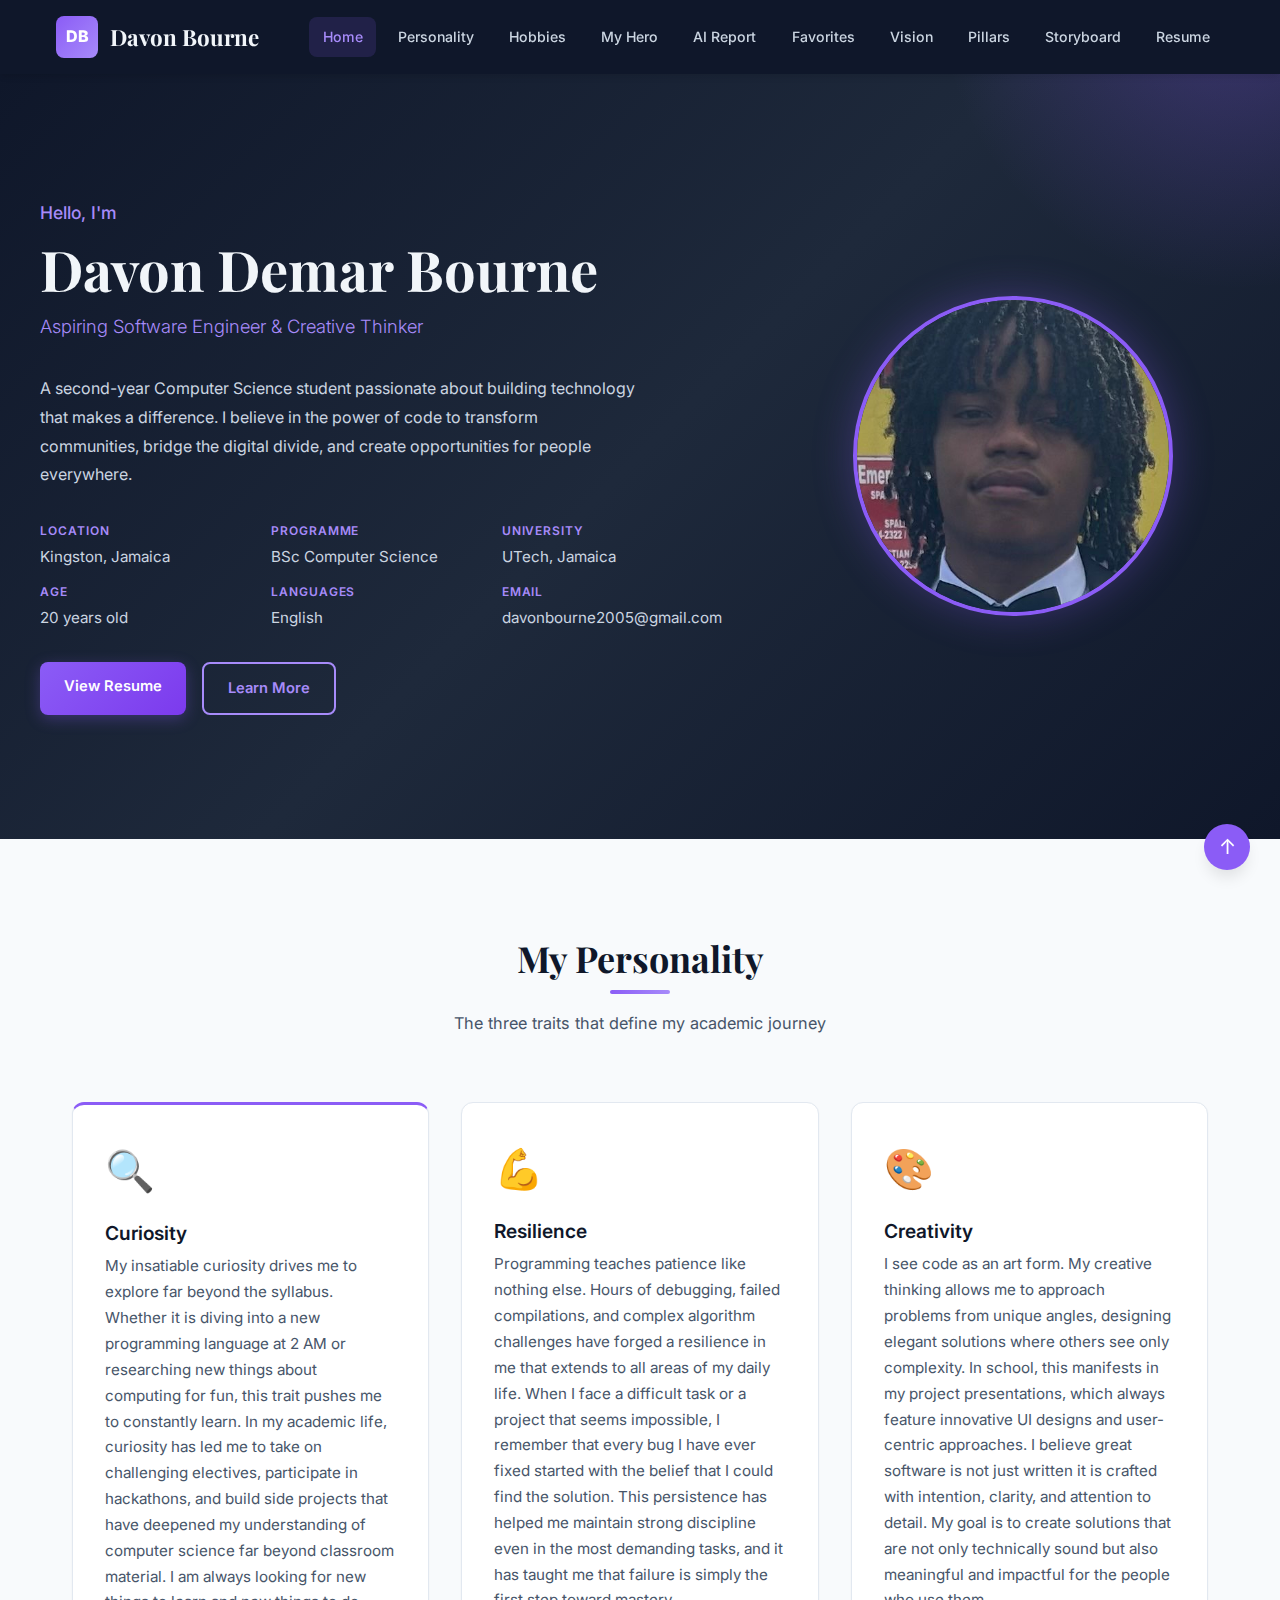
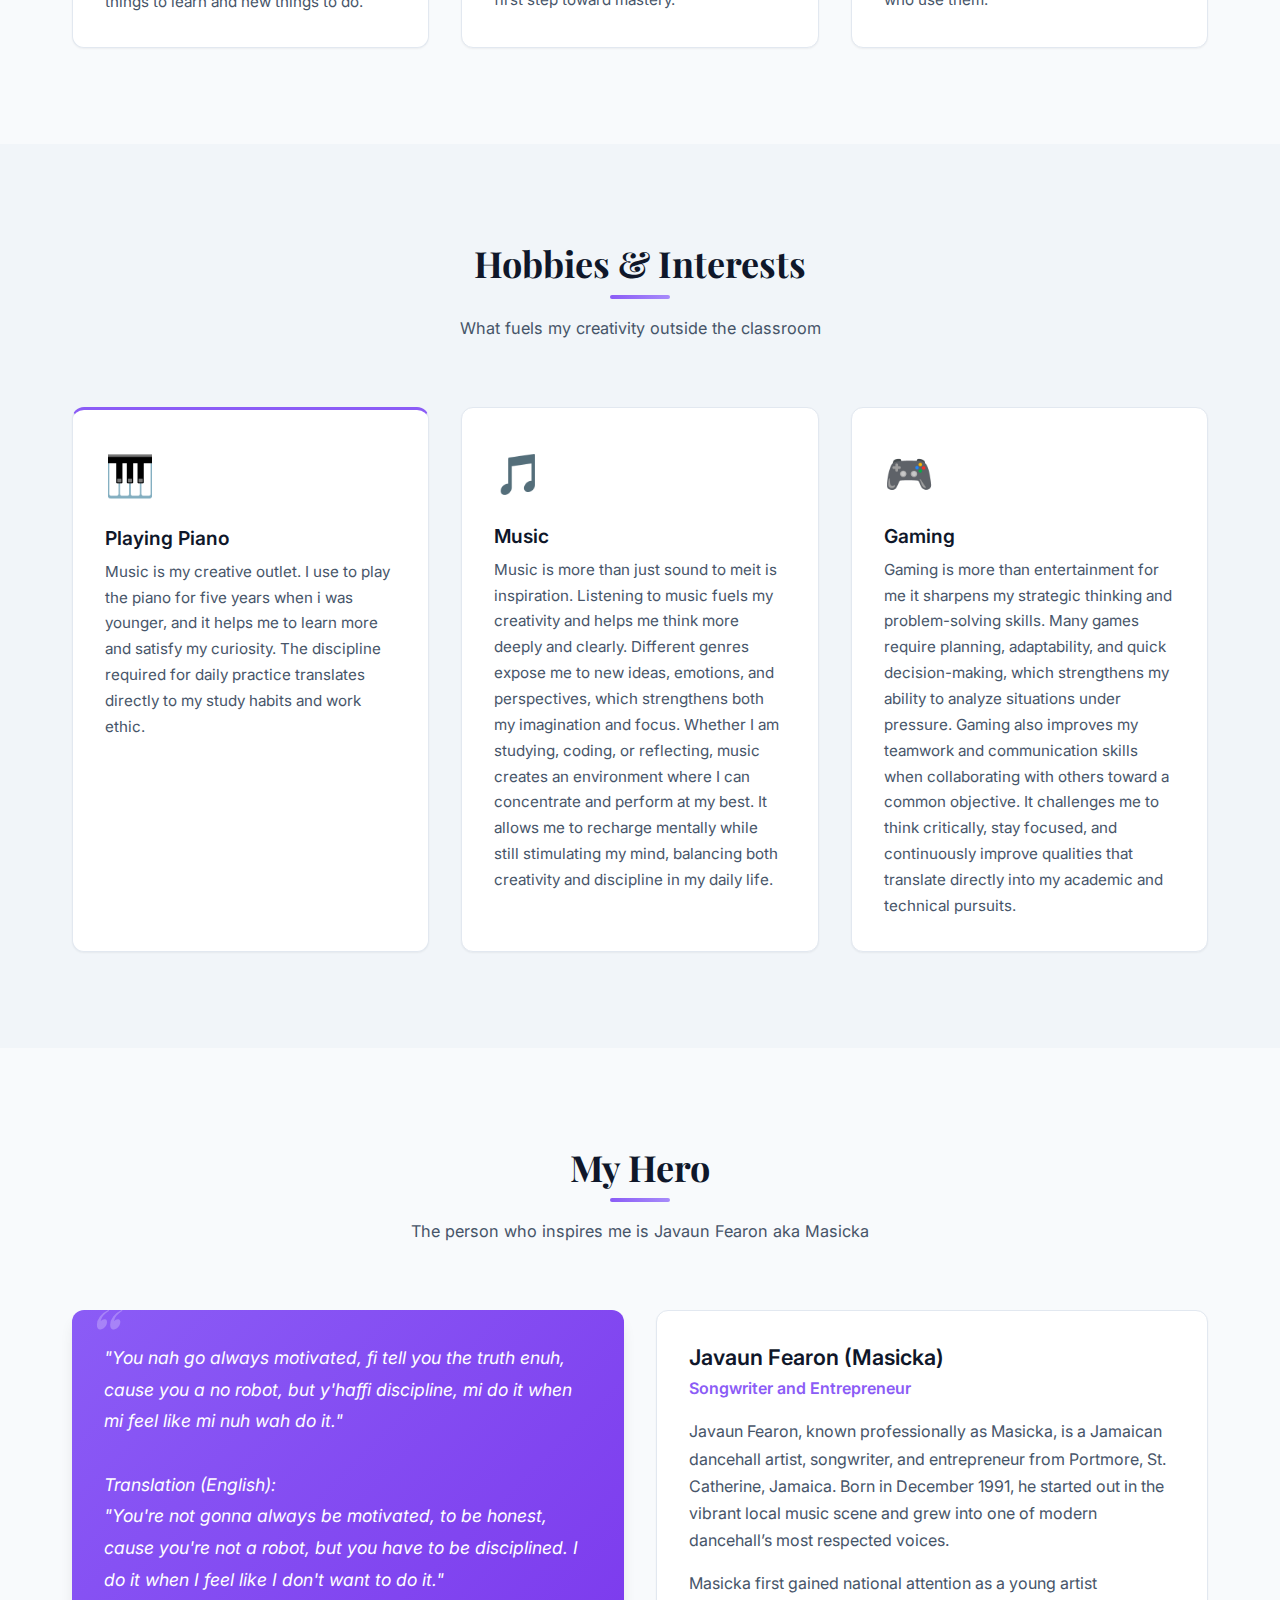
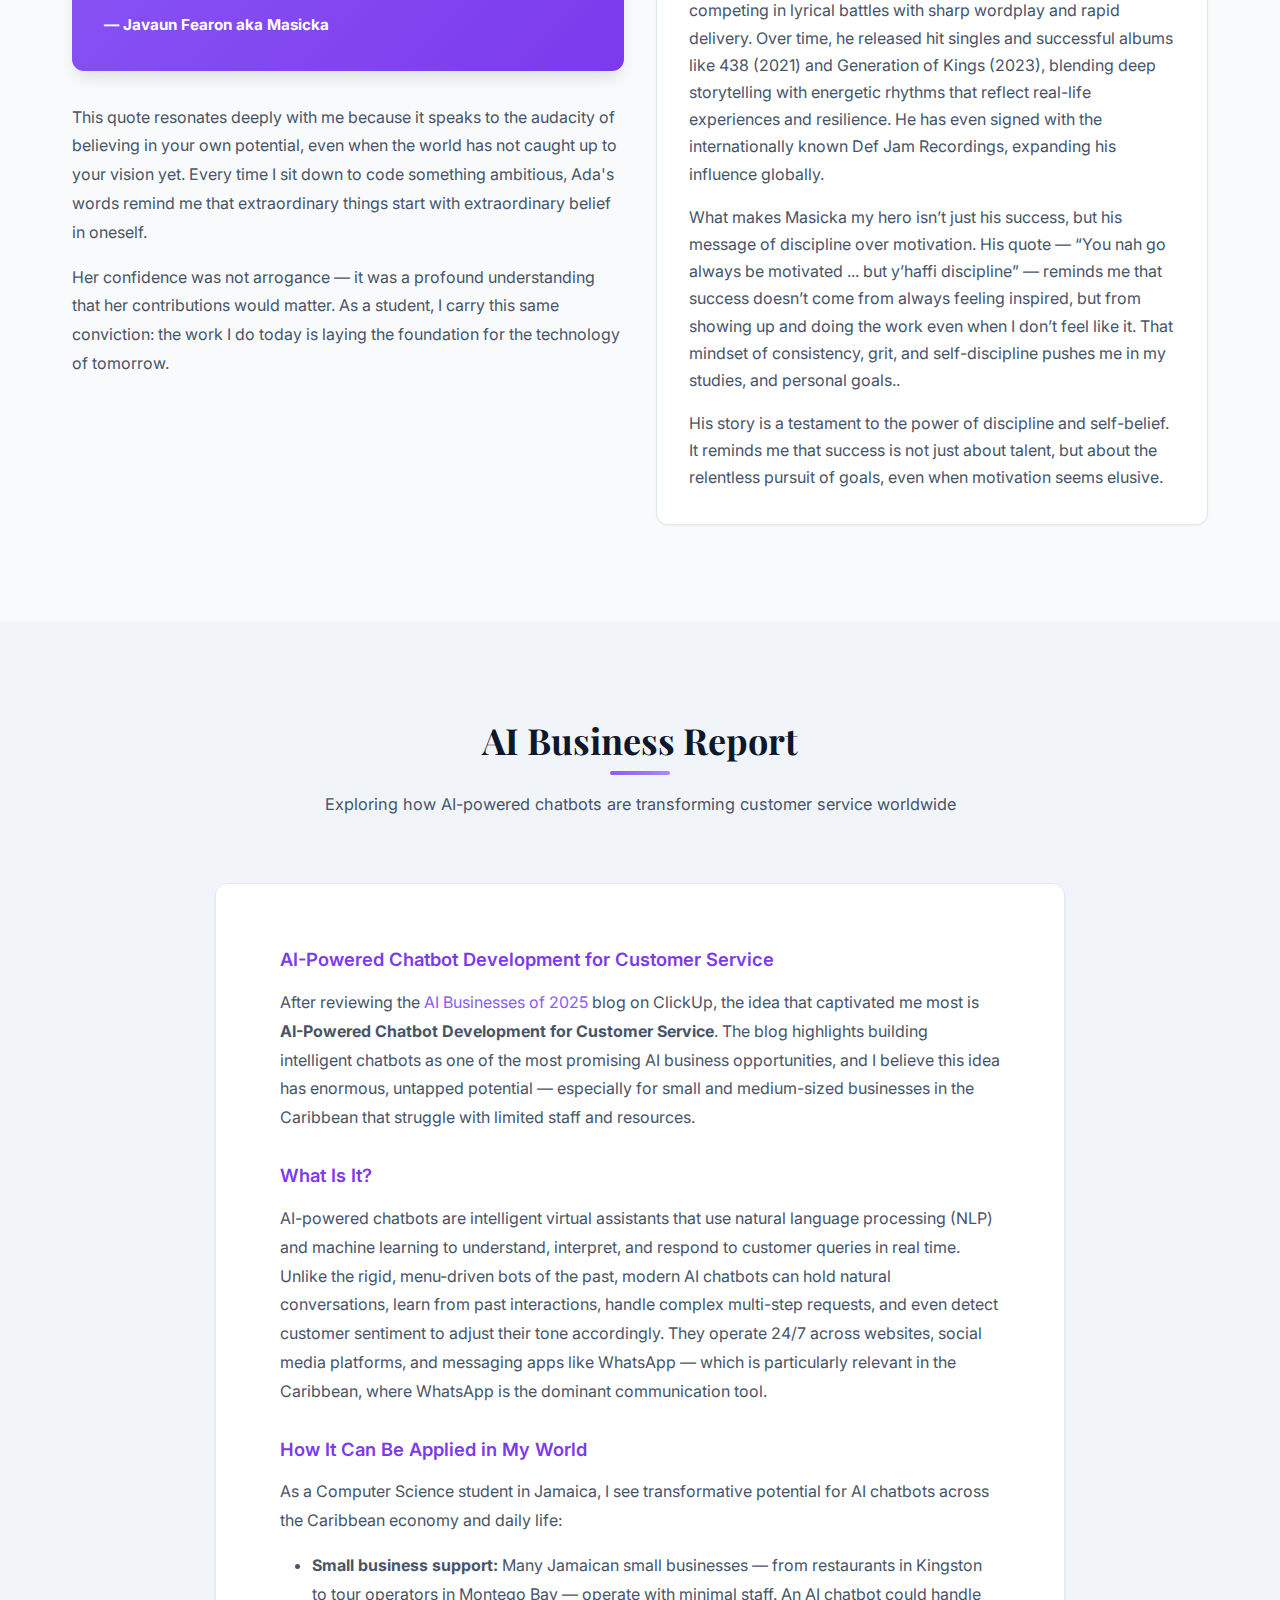
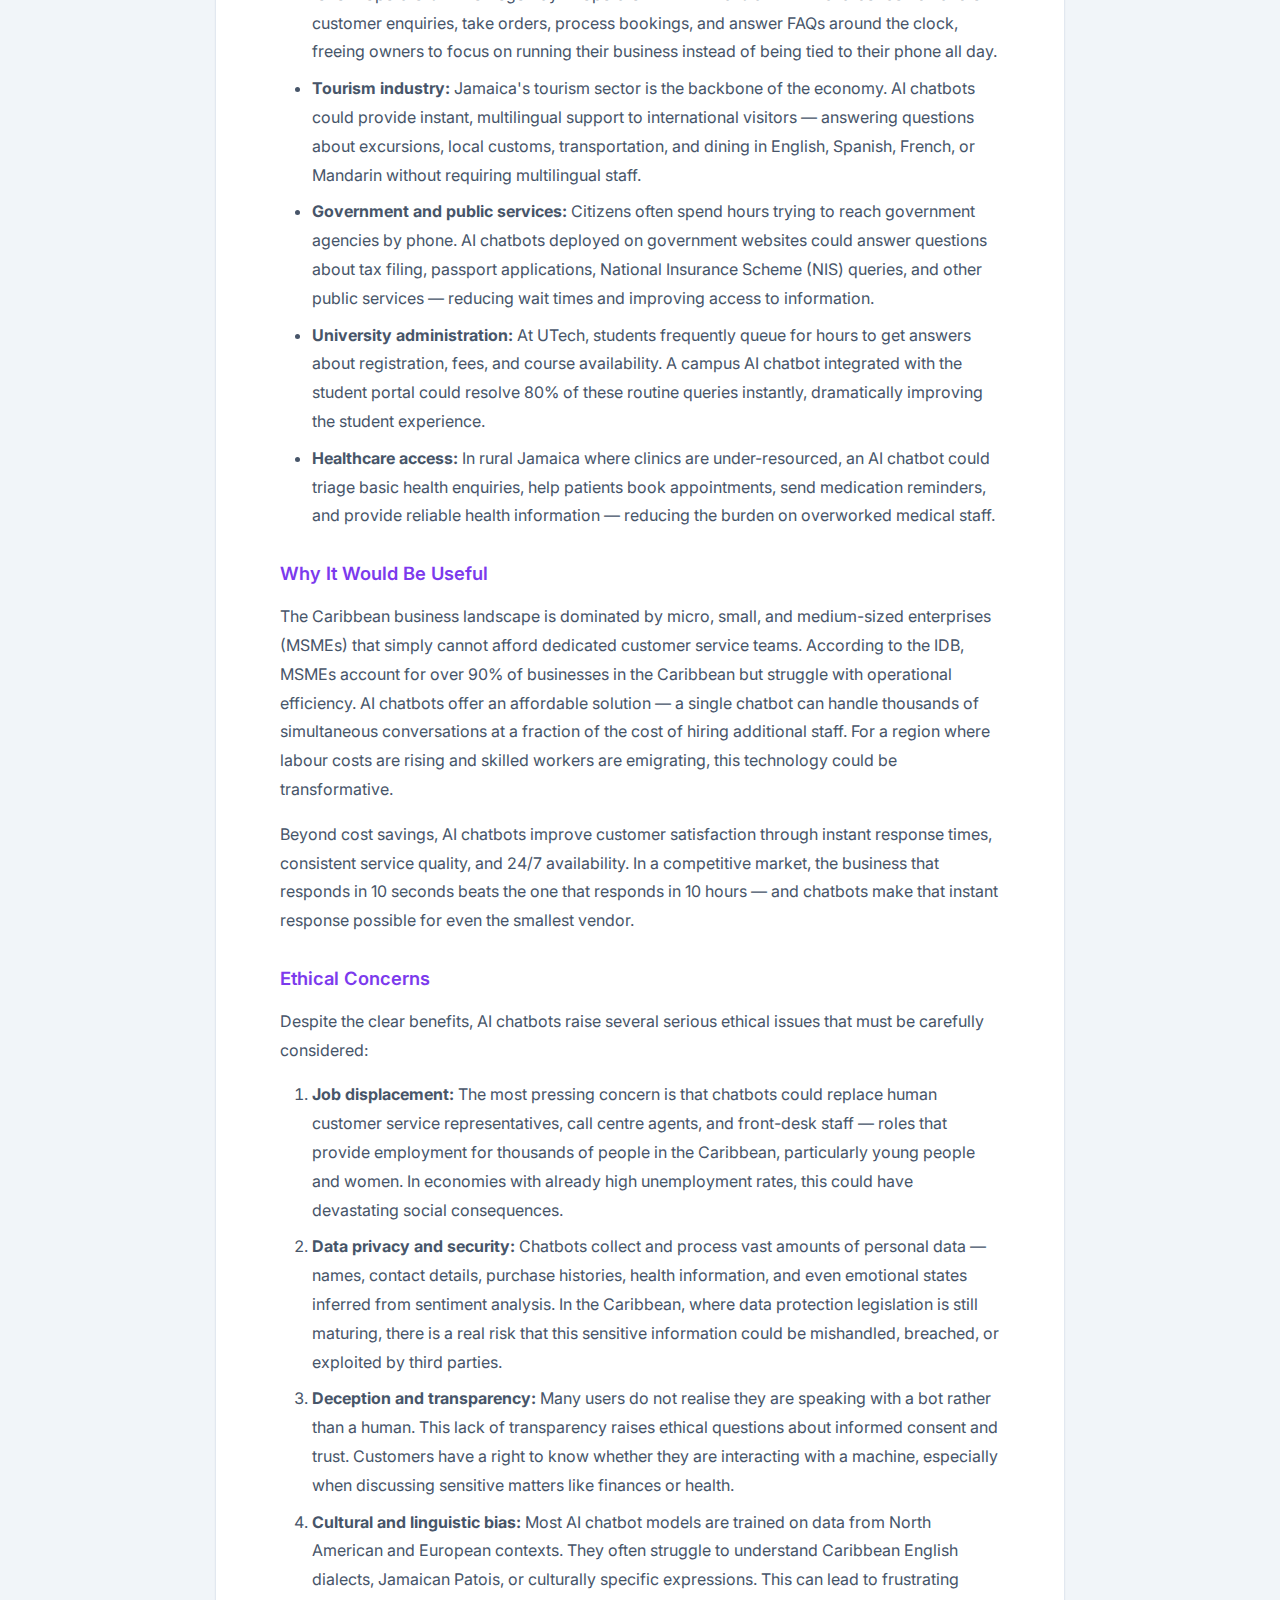
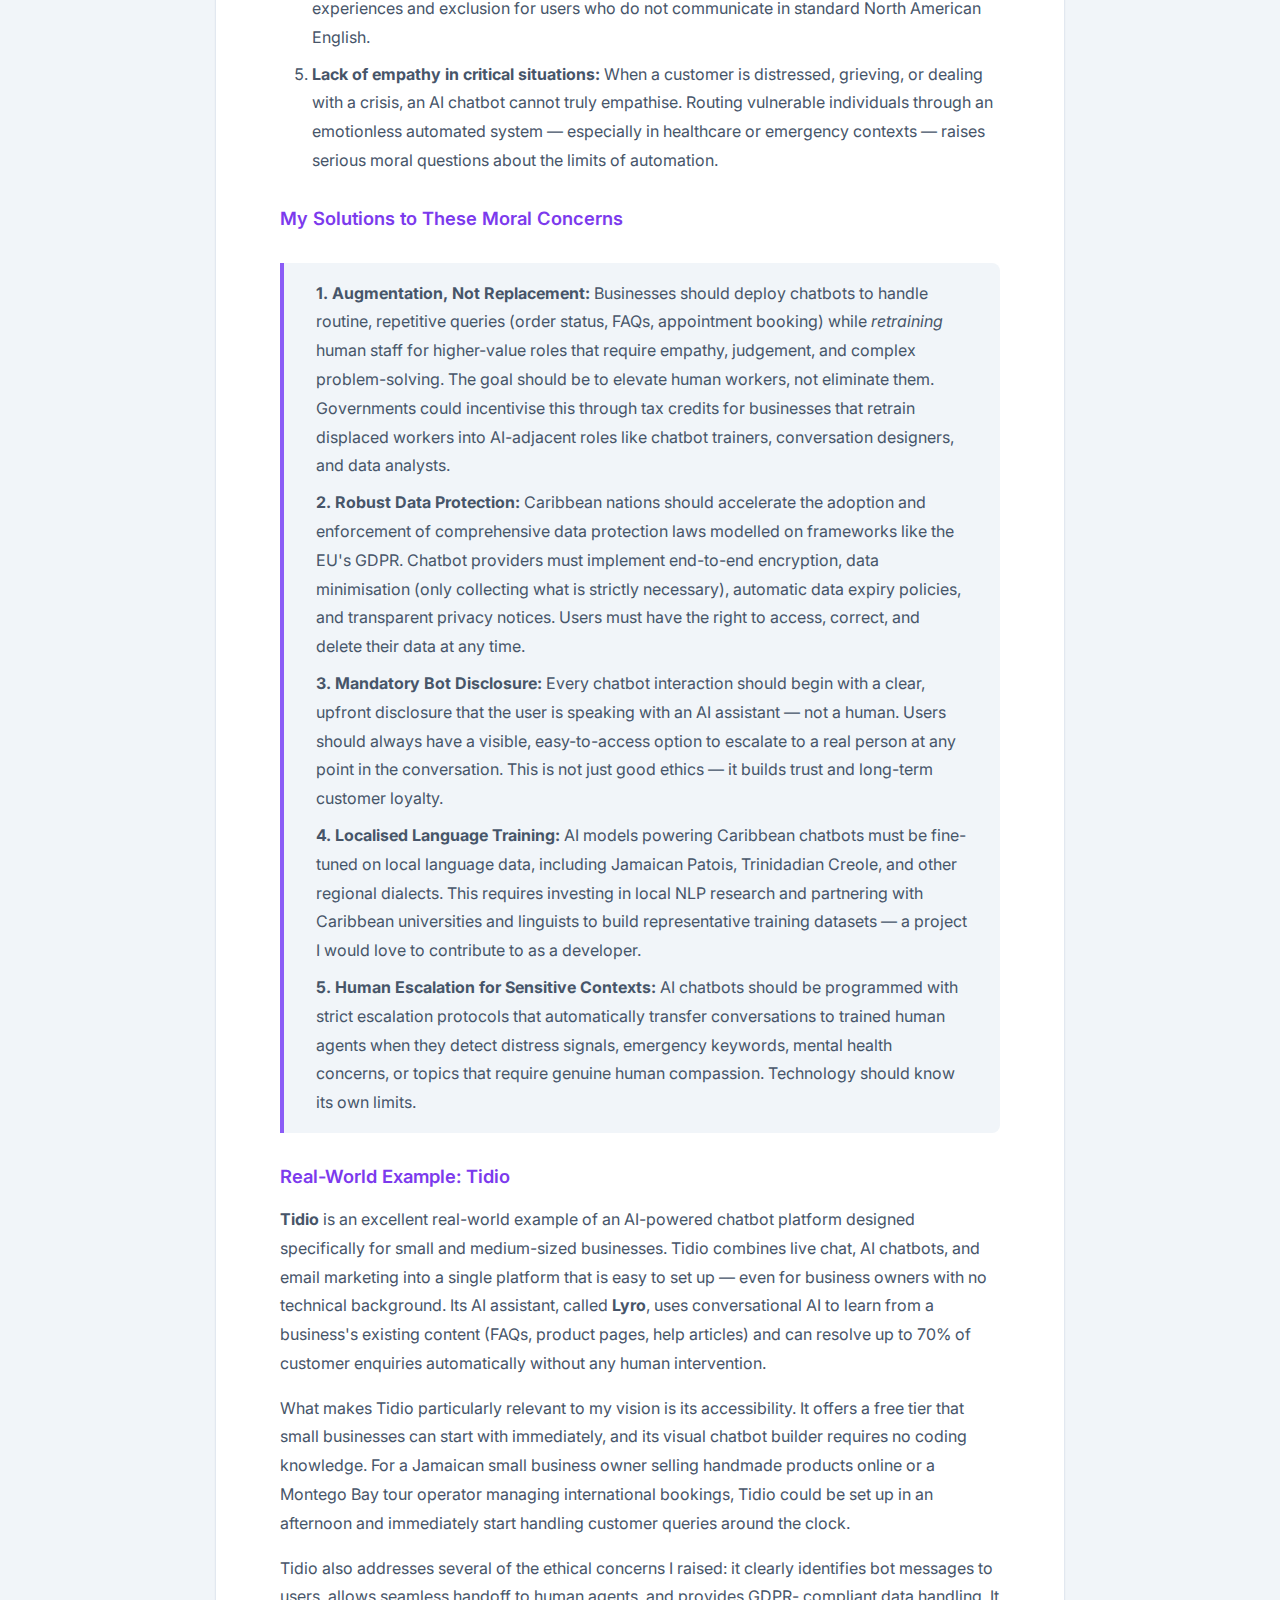
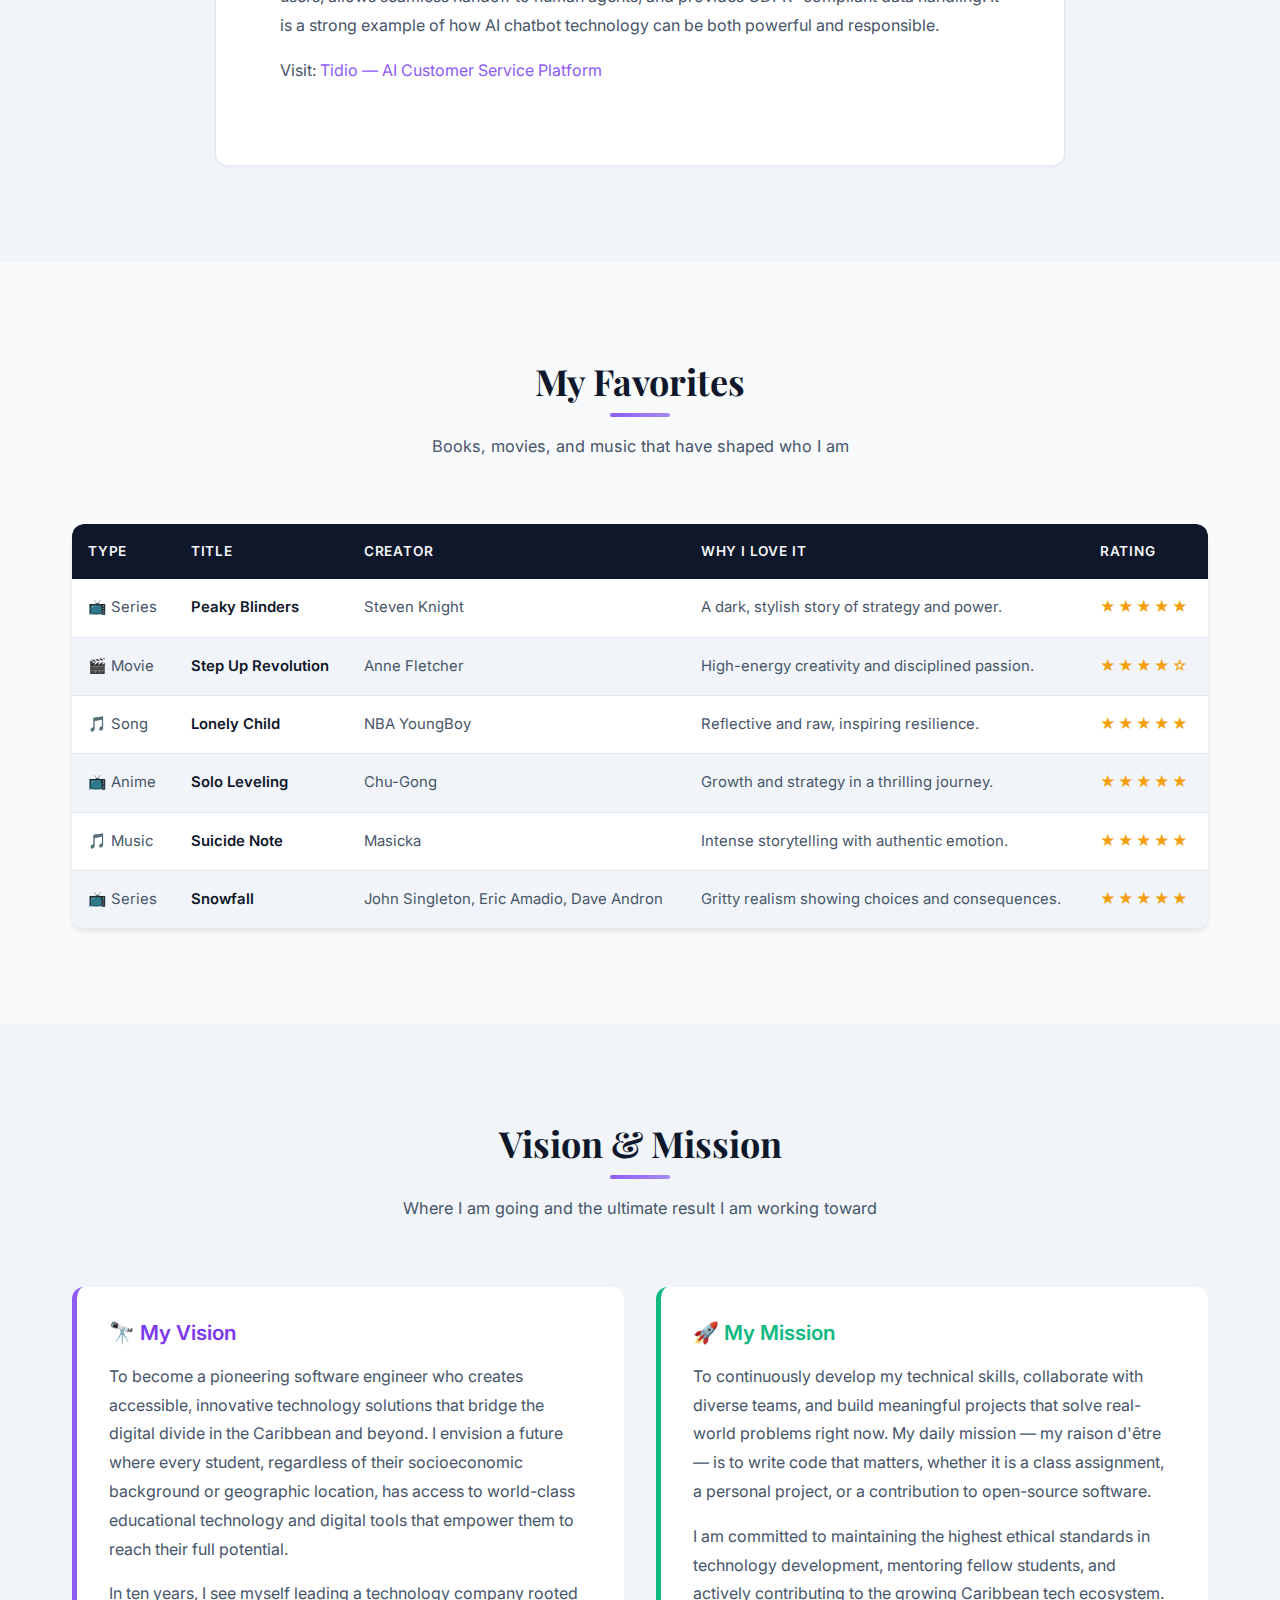
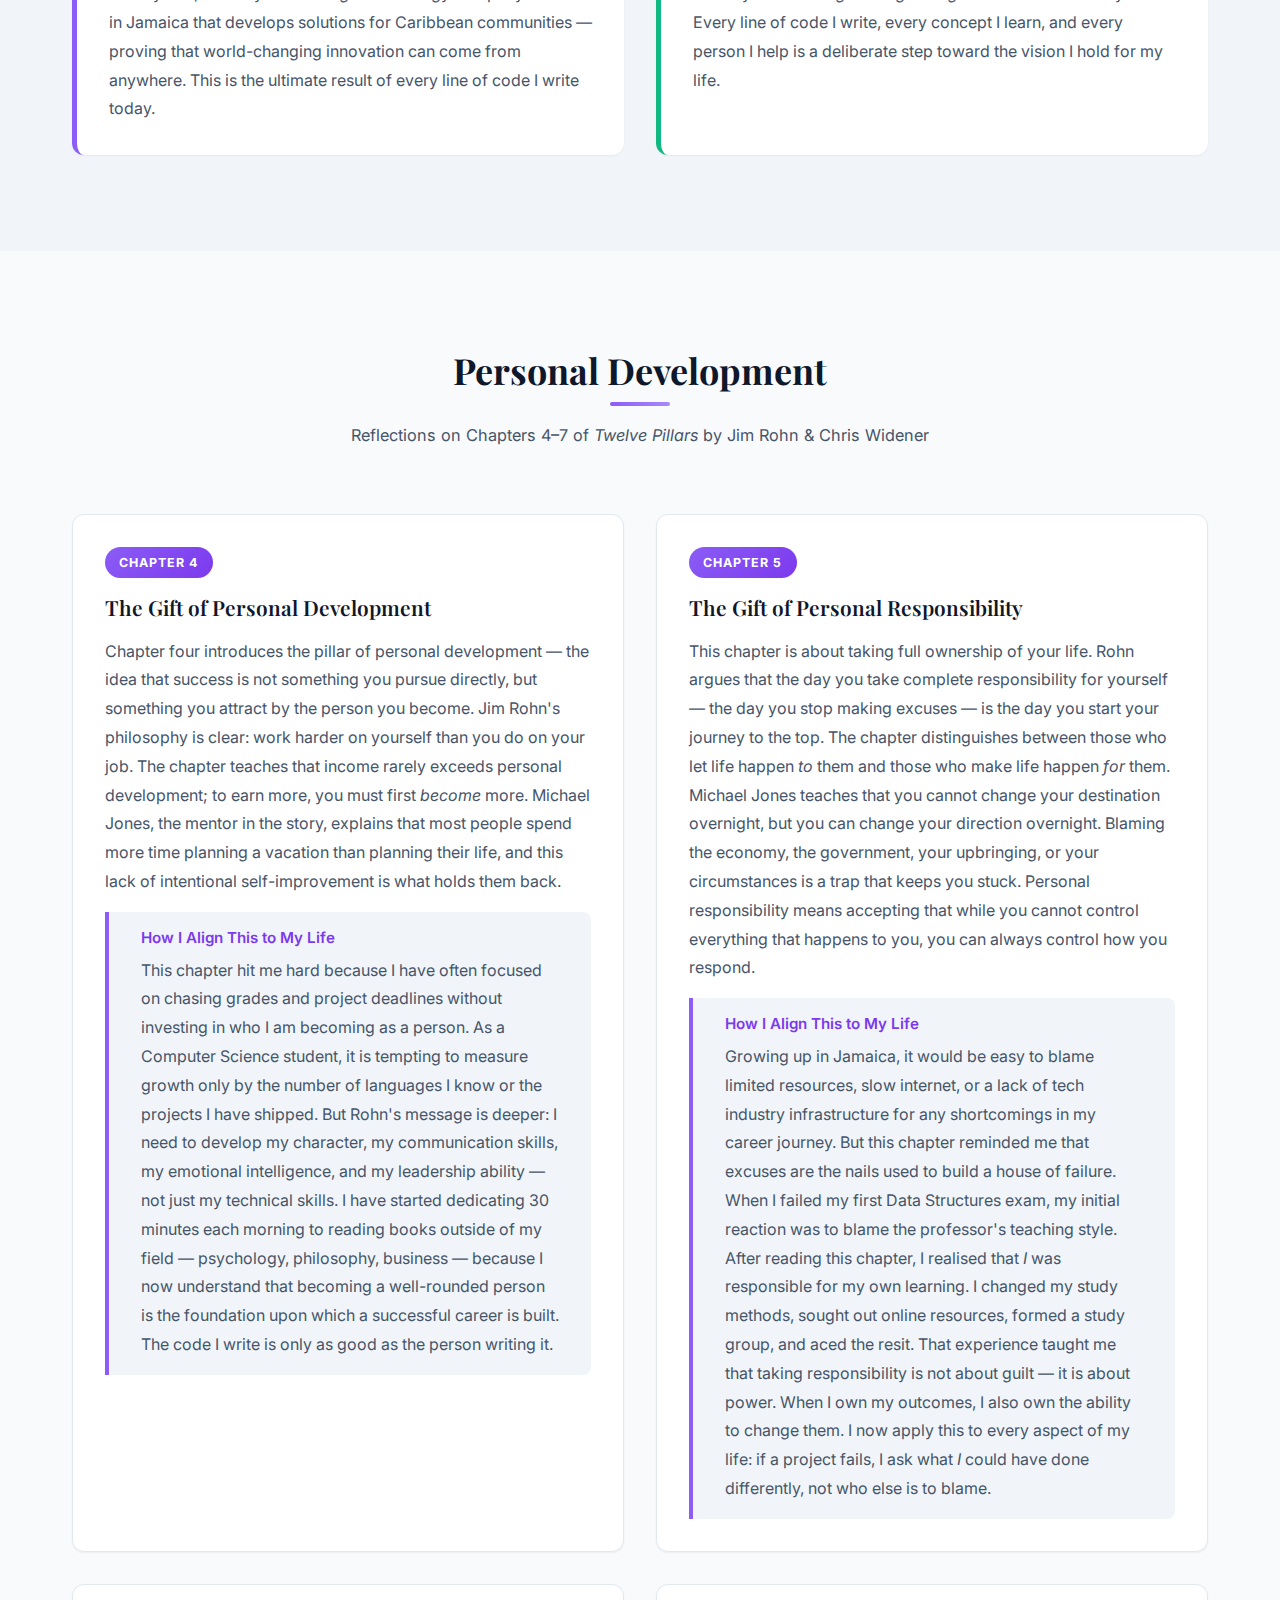
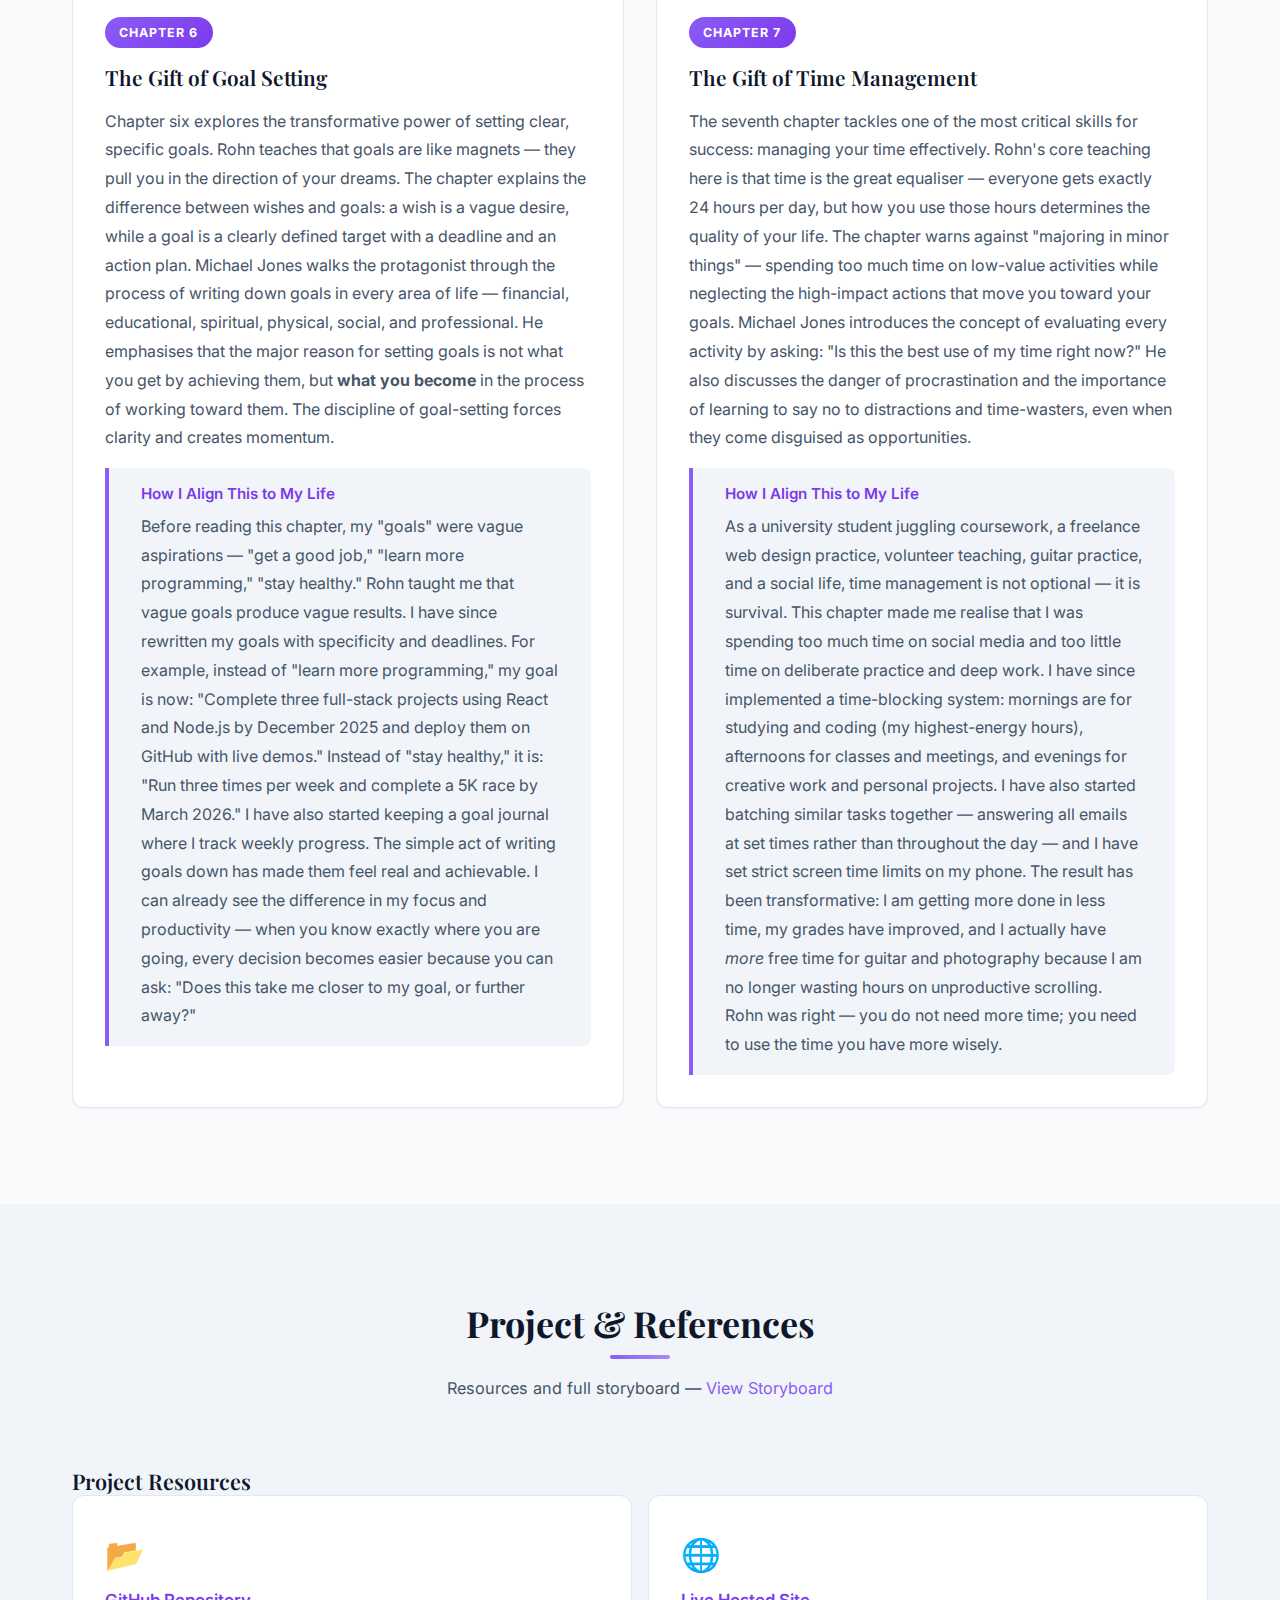
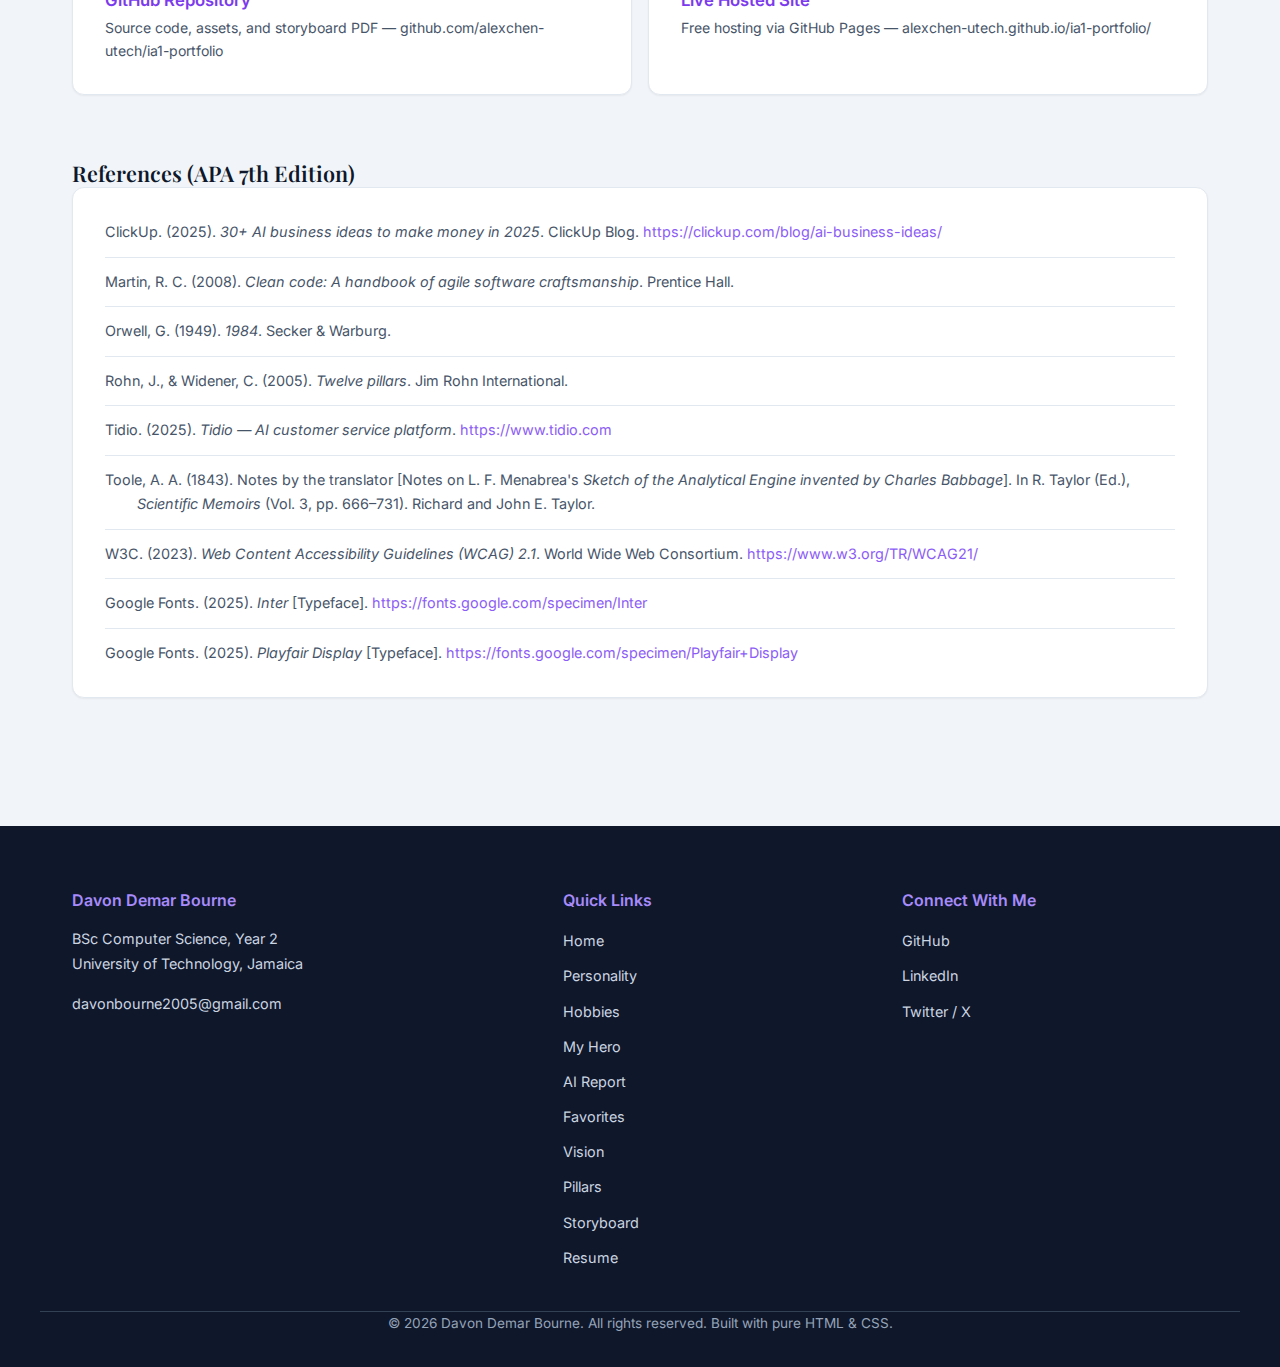
<file: Profile.html>
<!DOCTYPE html>
<html lang="en">
<head>
    <meta charset="UTF-8">
    <meta name="viewport" content="width=device-width, initial-scale=1.0">
    <meta name="description" content="Davon Demar Bourne — Computer Science Portfolio showcasing personality, projects, and vision.">
    <title>Davon Demar Bourne | Portfolio</title>
    <link rel="stylesheet" href="style.css">
</head>
<body>

    <!-- ============ HEADER & NAVIGATION ============ -->
    <header id="site-header">
        <div class="header-inner">
            <a href="index.html" class="logo">
                <div class="logo-icon">DB</div>
                <span>Davon Bourne</span>
            </a>
            <input type="checkbox" id="nav-toggle" class="nav-toggle">
            <label for="nav-toggle" class="nav-toggle-label" aria-label="Toggle navigation menu">
                <span></span>
            </label>
            <nav aria-label="Main navigation">
                <ul class="nav-links">
                    <li><a href="#hero" class="active">Home</a></li>
                    <li><a href="#personality">Personality</a></li>
                    <li><a href="#about">Hobbies</a></li>
                    <li><a href="#my-hero">My Hero</a></li>
                    <li><a href="#ai-report">AI Report</a></li>
                    <li><a href="#favorites">Favorites</a></li>
                    <li><a href="#vision-mission">Vision</a></li>
                    <li><a href="#twelve-pillars">Pillars</a></li>
                    <li><a href="storyboard.html">Storyboard</a></li>
                    <li><a href="resume.html">Resume</a></li>
                </ul>
            </nav>
        </div>
    </header>

    <!-- ============ MAIN CONTENT ============ -->
    <main>

        <!-- ======== HERO / INTRO SECTION ======== -->
        <section id="hero">
            <div class="hero-content">
                <div class="hero-text">
                    <span class="greeting">Hello, I'm</span>
                    <h1>Davon Demar Bourne</h1>
                    <p class="tagline">Aspiring Software Engineer &amp; Creative Thinker</p>
                    <p class="intro">
                        A second-year Computer Science student passionate about building technology
                        that makes a difference. I believe in the power of code to transform communities,
                        bridge the digital divide, and create opportunities for people everywhere.
                    </p>

                    <!-- Demographic Data -->
                    <div class="hero-demographics">
                        <div class="demo-item">
                            <span class="label">Location</span>
                            <span>Kingston, Jamaica</span>
                        </div>
                        <div class="demo-item">
                            <span class="label">Programme</span>
                            <span>BSc Computer Science</span>
                        </div>
                        <div class="demo-item">
                            <span class="label">University</span>
                            <span>UTech, Jamaica</span>
                        </div>
                        <div class="demo-item">
                            <span class="label">Age</span>
                            <span>20 years old</span>
                        </div>
                        <div class="demo-item">
                            <span class="label">Languages</span>
                            <span>English</span>
                        </div>
                        <div class="demo-item">
                            <span class="label">Email</span>
                            <span>davonbourne2005@gmail.com</span>
                        </div>
                    </div>

                    <div class="hero-buttons">
                        <a href="resume.html" class="btn btn-primary">View Resume</a>
                        <a href="#personality" class="btn btn-outline">Learn More</a>
                    </div>
                </div>

                <!-- Profile Image — linked to local mail client -->
                <div class="hero-image-wrapper">
                    <a href="mailto:davonbourne2005@gmail.com" class="profile-link" title="Click to send me an email">
                        <img src="Assets/image.jpg" alt="Illustrated portrait of Davon Demar Bourne, a Computer Science student wearing a blue shirt and a blue tie, smiling warmly">
                    </a>
                </div>
            </div>
        </section>

        <!-- ======== PERSONALITY TRAITS SECTION ======== -->
        <section id="personality" class="section">
            <div class="section-title">
                <h2>My Personality</h2>
                <p>The three traits that define my academic journey</p>
            </div>
            <div class="card-grid container">
                <article class="card">
                    <span class="card-icon">🔍</span>
                    <h3>Curiosity</h3>
                    <p>
                        My insatiable curiosity drives me to explore far beyond the syllabus. Whether it is
                        diving into a new programming language at 2 AM or researching new things about computing for
                        fun, this trait pushes me to constantly learn. In my academic life, curiosity has led
                        me to take on challenging electives, participate in hackathons, and build side projects
                        that have deepened my understanding of computer science far beyond classroom material.
                        I am always looking for new things to learn and new things to do.
                    </p>
                </article>
                <article class="card">
                    <span class="card-icon">💪</span>
                    <h3>Resilience</h3>
                    <p>
                        Programming teaches patience like nothing else. Hours of debugging, failed compilations,
                        and complex algorithm challenges have forged a resilience in me that extends to all areas
                        of my daily life. When I face a difficult task or a project that seems impossible, I
                        remember that every bug I have ever fixed started with the belief that I could find the
                        solution. This persistence has helped me maintain strong discipline even in the most demanding
                        tasks, and it has taught me that failure is simply the first step toward mastery.
                    </p>
                </article>
                <article class="card">
                    <span class="card-icon">🎨</span>
                    <h3>Creativity</h3>
                    <p>
                        I see code as an art form. My creative thinking allows me to approach problems from
                        unique angles, designing elegant solutions where others see only complexity. In school,
                        this manifests in my project presentations, which always feature innovative UI designs
                        and user-centric approaches. I believe great software is not just written it is crafted with intention, clarity, 
                        and attention to detail. My goal is to create solutions that are not only technically sound 
                        but also meaningful and impactful for the people who use them.
                    </p>
                </article>
            </div>
        </section>

        <!-- ======== HOBBIES SECTION ======== -->
        <section id="about" class="section section-alt">
            <div class="section-title">
                <h2>Hobbies &amp; Interests</h2>
                <p>What fuels my creativity outside the classroom</p>
            </div>
            <div class="card-grid container">
                <aside class="card">
                    <span class="card-icon">🎹</span>
                    <h3>Playing Piano</h3>
                    <p>
                        Music is my creative outlet. I use to play the piano for five years when i was younger, and it
                        helps me to learn more and satisfy my curiosity. The discipline required for daily
                        practice translates directly to my study habits and work ethic.
                    </p>
                </aside>
                <aside class="card">
                    <span class="card-icon">🎵</span>
                    <h3>Music</h3>
                    <p>
                        Music is more than just sound to meit is inspiration. Listening to music fuels my creativity and 
                        helps me think more deeply and clearly. Different genres expose me to new ideas, emotions, and perspectives, 
                        which strengthens both my imagination and focus. Whether I am studying, coding, or reflecting, music creates 
                        an environment where I can concentrate and perform at my best. It allows me to recharge mentally while still 
                        stimulating my mind, balancing both creativity and discipline in my daily life.
                    </p>
                </aside>
                <aside class="card">
                    <span class="card-icon">🎮</span>
                    <h3>Gaming</h3>
                    <p>
                        Gaming is more than entertainment for me it sharpens my strategic thinking and problem-solving skills. 
                        Many games require planning, adaptability, and quick decision-making, which strengthens my ability to analyze 
                        situations under pressure. Gaming also improves my teamwork and communication skills when collaborating with 
                        others toward a common objective. It challenges me to think critically, stay focused, and continuously improve qualities 
                        that translate directly into my academic and technical pursuits.
                    </p>
                </aside>
            </div>
        </section>

        <!-- ======== MY HERO / MENTOR SECTION ======== -->
        <section id="my-hero" class="section">
            <div class="section-title">
                <h2>My Hero</h2>
                <p>The person who inspires me is Javaun Fearon aka Masicka</p>
            </div>
            <div class="hero-mentor-content container">
                <div>
                    <div class="quote-block">
                        <p>
                            "You nah go always motivated, fi tell you the truth enuh, 
                            cause you a no robot, but y'haffi discipline, 
                            mi do it when mi feel like mi nuh wah do it."
                            <br>
                            <br>
                            Translation (English):
                            <br>
                            "You're not gonna always be motivated, to be honest, cause you're not a robot, 
                            but you have to be disciplined. I do it when I feel like I don't want to do it."
                        </p>
                        <span class="quote-attribution">— Javaun Fearon aka Masicka</span>
                    </div>
                    <p class="mentor-description">
                        This quote resonates deeply with me because it speaks to the audacity of believing
                        in your own potential, even when the world has not caught up to your vision yet.
                        Every time I sit down to code something ambitious, Ada's words remind me that
                        extraordinary things start with extraordinary belief in oneself.
                    </p>
                    <p class="mentor-description mt-1">
                        Her confidence was not arrogance — it was a profound understanding that her
                        contributions would matter. As a student, I carry this same conviction: the work
                        I do today is laying the foundation for the technology of tomorrow.
                    </p>
                </div>
                <div class="mentor-card">
                    <h3>Javaun Fearon (Masicka)</h3>
                    <span class="subtitle">Songwriter and Entrepreneur</span>
                    <p>
                        Javaun Fearon, known professionally as Masicka, is a Jamaican dancehall artist, songwriter, 
                        and entrepreneur from Portmore, St. Catherine, Jamaica. Born in December 1991, 
                        he started out in the vibrant local music scene and grew into one of 
                        modern dancehall’s most respected voices.
                    </p>
                    <p>
                        Masicka first gained national attention as a young artist competing in lyrical battles with sharp wordplay and rapid delivery. 
                        Over time, he released hit singles and successful albums like 438 (2021) and Generation of Kings (2023), 
                        blending deep storytelling with energetic rhythms that reflect real-life experiences and resilience. 
                        He has even signed with the internationally known Def Jam Recordings, expanding his influence globally.
                    </p>
                    <p>
                        What makes Masicka my hero isn’t just his success, but his message of discipline over motivation. 
                        His quote — “You nah go always be motivated ... but y’haffi discipline” — reminds me that success 
                        doesn’t come from always feeling inspired, but from showing up and doing the work even when 
                        I don’t feel like it. That mindset of consistency, grit, and self-discipline pushes me in my studies,
                        and personal goals..
                    </p>
                    <p>
                        His story is a testament to the power of discipline and self-belief. It reminds me that success is not just about talent, 
                        but about the relentless pursuit of goals, even when motivation seems elusive.
                    </p>
                </div>
            </div>
        </section>

         <!-- ======== AI BUSINESS REPORT SECTION ======== -->
         <section id="ai-report" class="section section-alt">
            <div class="section-title">
                <h2>AI Business Report</h2>
                <p>Exploring how AI-powered chatbots are transforming customer service worldwide</p>
            </div>
            <div class="report-content container">
                <h3>AI-Powered Chatbot Development for Customer Service</h3>
                <p>
                    After reviewing the
                    <a href="https://clickup.com/blog/ai-business-ideas/?utm_source=google&utm_medium=cpc&utm_campaign=gs_cpc_arlv_nnc_nb_trial_all-devices_troas_lp_x_all-departments_x_taskmanagement&utm_content=all-countries_kw-target_text_all-industries_all-features_all-use-cases_ai_phrase&utm_term=&utm_creative=713306049272_dynamic_rsa&utm_custom1=&utm_custom2=&utm_lptheme=&utm_lpmod=&utm_mt=b" target="_blank" rel="noopener noreferrer">AI Businesses of 2025</a>
                    blog on ClickUp, the idea that captivated me most is <strong>AI-Powered Chatbot
                    Development for Customer Service</strong>. The blog highlights building intelligent
                    chatbots as one of the most promising AI business opportunities, and I believe this
                    idea has enormous, untapped potential — especially for small and medium-sized
                    businesses in the Caribbean that struggle with limited staff and resources.
                </p>

                <h3>What Is It?</h3>
                <p>
                    AI-powered chatbots are intelligent virtual assistants that use natural language
                    processing (NLP) and machine learning to understand, interpret, and respond to
                    customer queries in real time. Unlike the rigid, menu-driven bots of the past,
                    modern AI chatbots can hold natural conversations, learn from past interactions,
                    handle complex multi-step requests, and even detect customer sentiment to adjust
                    their tone accordingly. They operate 24/7 across websites, social media platforms,
                    and messaging apps like WhatsApp — which is particularly relevant in the Caribbean,
                    where WhatsApp is the dominant communication tool.
                </p>

                <h3>How It Can Be Applied in My World</h3>
                <p>
                    As a Computer Science student in Jamaica, I see transformative potential for AI
                    chatbots across the Caribbean economy and daily life:
                </p>
                <ul>
                    <li>
                        <strong>Small business support:</strong> Many Jamaican small businesses — from
                        restaurants in Kingston to tour operators in Montego Bay — operate with minimal
                        staff. An AI chatbot could handle customer enquiries, take orders, process
                        bookings, and answer FAQs around the clock, freeing owners to focus on running
                        their business instead of being tied to their phone all day.
                    </li>
                    <li>
                        <strong>Tourism industry:</strong> Jamaica's tourism sector is the backbone of
                        the economy. AI chatbots could provide instant, multilingual support to
                        international visitors — answering questions about excursions, local customs,
                        transportation, and dining in English, Spanish, French, or Mandarin without
                        requiring multilingual staff.
                    </li>
                    <li>
                        <strong>Government and public services:</strong> Citizens often spend hours
                        trying to reach government agencies by phone. AI chatbots deployed on
                        government websites could answer questions about tax filing, passport
                        applications, National Insurance Scheme (NIS) queries, and other public
                        services — reducing wait times and improving access to information.
                    </li>
                    <li>
                        <strong>University administration:</strong> At UTech, students frequently
                        queue for hours to get answers about registration, fees, and course
                        availability. A campus AI chatbot integrated with the student portal could
                        resolve 80% of these routine queries instantly, dramatically improving the
                        student experience.
                    </li>
                    <li>
                        <strong>Healthcare access:</strong> In rural Jamaica where clinics are
                        under-resourced, an AI chatbot could triage basic health enquiries, help
                        patients book appointments, send medication reminders, and provide reliable
                        health information — reducing the burden on overworked medical staff.
                    </li>
                </ul>

                <h3>Why It Would Be Useful</h3>
                <p>
                    The Caribbean business landscape is dominated by micro, small, and medium-sized
                    enterprises (MSMEs) that simply cannot afford dedicated customer service teams.
                    According to the IDB, MSMEs account for over 90% of businesses in the Caribbean
                    but struggle with operational efficiency. AI chatbots offer an affordable solution
                    — a single chatbot can handle thousands of simultaneous conversations at a fraction
                    of the cost of hiring additional staff. For a region where labour costs are rising
                    and skilled workers are emigrating, this technology could be transformative.
                </p>
                <p>
                    Beyond cost savings, AI chatbots improve customer satisfaction through instant
                    response times, consistent service quality, and 24/7 availability. In a competitive
                    market, the business that responds in 10 seconds beats the one that responds in 10
                    hours — and chatbots make that instant response possible for even the smallest vendor.
                </p>

                <h3>Ethical Concerns</h3>
                <p>
                    Despite the clear benefits, AI chatbots raise several serious ethical issues that
                    must be carefully considered:
                </p>
                <ol>
                    <li>
                        <strong>Job displacement:</strong> The most pressing concern is that chatbots
                        could replace human customer service representatives, call centre agents, and
                        front-desk staff — roles that provide employment for thousands of people in the
                        Caribbean, particularly young people and women. In economies with already high
                        unemployment rates, this could have devastating social consequences.
                    </li>
                    <li>
                        <strong>Data privacy and security:</strong> Chatbots collect and process vast
                        amounts of personal data — names, contact details, purchase histories, health
                        information, and even emotional states inferred from sentiment analysis. In the
                        Caribbean, where data protection legislation is still maturing, there is a real
                        risk that this sensitive information could be mishandled, breached, or exploited
                        by third parties.
                    </li>
                    <li>
                        <strong>Deception and transparency:</strong> Many users do not realise they are
                        speaking with a bot rather than a human. This lack of transparency raises ethical
                        questions about informed consent and trust. Customers have a right to know whether
                        they are interacting with a machine, especially when discussing sensitive matters
                        like finances or health.
                    </li>
                    <li>
                        <strong>Cultural and linguistic bias:</strong> Most AI chatbot models are trained
                        on data from North American and European contexts. They often struggle to
                        understand Caribbean English dialects, Jamaican Patois, or culturally specific
                        expressions. This can lead to frustrating experiences and exclusion for users who
                        do not communicate in standard North American English.
                    </li>
                    <li>
                        <strong>Lack of empathy in critical situations:</strong> When a customer is
                        distressed, grieving, or dealing with a crisis, an AI chatbot cannot truly
                        empathise. Routing vulnerable individuals through an emotionless automated system
                        — especially in healthcare or emergency contexts — raises serious moral questions
                        about the limits of automation.
                    </li>
                </ol>

                <h3>My Solutions to These Moral Concerns</h3>
                <div class="highlight-box">
                    <p>
                        <strong>1. Augmentation, Not Replacement:</strong> Businesses should deploy
                        chatbots to handle routine, repetitive queries (order status, FAQs, appointment
                        booking) while <em>retraining</em> human staff for higher-value roles that
                        require empathy, judgement, and complex problem-solving. The goal should be to
                        elevate human workers, not eliminate them. Governments could incentivise this
                        through tax credits for businesses that retrain displaced workers into AI-adjacent
                        roles like chatbot trainers, conversation designers, and data analysts.
                    </p>
                    <p>
                        <strong>2. Robust Data Protection:</strong> Caribbean nations should accelerate
                        the adoption and enforcement of comprehensive data protection laws modelled on
                        frameworks like the EU's GDPR. Chatbot providers must implement end-to-end
                        encryption, data minimisation (only collecting what is strictly necessary),
                        automatic data expiry policies, and transparent privacy notices. Users must have
                        the right to access, correct, and delete their data at any time.
                    </p>
                    <p>
                        <strong>3. Mandatory Bot Disclosure:</strong> Every chatbot interaction should
                        begin with a clear, upfront disclosure that the user is speaking with an AI
                        assistant — not a human. Users should always have a visible, easy-to-access
                        option to escalate to a real person at any point in the conversation. This is not
                        just good ethics — it builds trust and long-term customer loyalty.
                    </p>
                    <p>
                        <strong>4. Localised Language Training:</strong> AI models powering Caribbean
                        chatbots must be fine-tuned on local language data, including Jamaican Patois,
                        Trinidadian Creole, and other regional dialects. This requires investing in local
                        NLP research and partnering with Caribbean universities and linguists to build
                        representative training datasets — a project I would love to contribute to as a
                        developer.
                    </p>
                    <p>
                        <strong>5. Human Escalation for Sensitive Contexts:</strong> AI chatbots should
                        be programmed with strict escalation protocols that automatically transfer
                        conversations to trained human agents when they detect distress signals,
                        emergency keywords, mental health concerns, or topics that require genuine human
                        compassion. Technology should know its own limits.
                    </p>
                </div>

                <h3>Real-World Example: Tidio</h3>
                <p>
                    <strong>Tidio</strong> is an excellent real-world example of an AI-powered chatbot
                    platform designed specifically for small and medium-sized businesses. Tidio combines
                    live chat, AI chatbots, and email marketing into a single platform that is easy to
                    set up — even for business owners with no technical background. Its AI assistant,
                    called <strong>Lyro</strong>, uses conversational AI to learn from a business's
                    existing content (FAQs, product pages, help articles) and can resolve up to 70% of
                    customer enquiries automatically without any human intervention.
                </p>
                <p>
                    What makes Tidio particularly relevant to my vision is its accessibility. It offers
                    a free tier that small businesses can start with immediately, and its visual chatbot
                    builder requires no coding knowledge. For a Jamaican small business owner selling
                    handmade products online or a Montego Bay tour operator managing international
                    bookings, Tidio could be set up in an afternoon and immediately start handling
                    customer queries around the clock.
                </p>
                <p>
                    Tidio also addresses several of the ethical concerns I raised: it clearly identifies
                    bot messages to users, allows seamless handoff to human agents, and provides GDPR-
                    compliant data handling. It is a strong example of how AI chatbot technology can be
                    both powerful and responsible.
                </p>
                <p>
                    Visit:
                    <a href="https://www.tidio.com" target="_blank" rel="noopener noreferrer">
                        Tidio — AI Customer Service Platform
                    </a>
                </p>
            </div>
        </section>

        <!-- ======== FAVORITES SECTION (TABLE) ======== -->
        <section id="favorites" class="section">
            <div class="section-title">
                <h2>My Favorites</h2>
                <p>Books, movies, and music that have shaped who I am</p>
            </div>
            <div class="container">
                <div class="table-wrapper">
                    <table class="favorites-table">
                        <thead>
                            <tr>
                                <th>Type</th>
                                <th>Title</th>
                                <th>Creator</th>
                                <th>Why I Love It</th>
                                <th>Rating</th>
                            </tr>
                        </thead>
                        <tbody>
                            <tr>
                                <td>📺 Series</td>
                                <td class="title-cell">Peaky Blinders</td>
                                <td>Steven Knight</td>
                                <td>A dark, stylish story of strategy and power.</td>
                                <td><span class="rating">★★★★★</span></td>
                            </tr>
                            <tr>
                                <td>🎬 Movie</td>
                                <td class="title-cell">Step Up Revolution</td>
                                <td>Anne Fletcher</td>
                                <td>High-energy creativity and disciplined passion.</td>
                                <td><span class="rating">★★★★☆</span></td>
                            </tr>
                            <tr>
                                <td>🎵 Song</td>
                                <td class="title-cell">Lonely Child</td>
                                <td>NBA YoungBoy</td>
                                <td>Reflective and raw, inspiring resilience.</td>
                                <td><span class="rating">★★★★★</span></td>
                            </tr>
                            <tr>
                                <td>📺 Anime</td>
                                <td class="title-cell">Solo Leveling</td>
                                <td>Chu-Gong</td>
                                <td>Growth and strategy in a thrilling journey.</td>
                                <td><span class="rating">★★★★★</span></td>
                            </tr>
                            <tr>
                                <td>🎵 Music</td>
                                <td class="title-cell">Suicide Note</td>
                                <td>Masicka</td>
                                <td>Intense storytelling with authentic emotion.</td>
                                <td><span class="rating">★★★★★</span></td>
                            </tr>
                            <tr>
                                <td>📺 Series</td>
                                <td class="title-cell">Snowfall</td>
                                <td>John Singleton, Eric Amadio, Dave Andron</td>
                                <td>Gritty realism showing choices and consequences.</td>
                                <td><span class="rating">★★★★★</span></td>
                            </tr>
                        </tbody>
                    </table>
                </div>
            </div>
        </section>

        <!-- ======== VISION & MISSION SECTION ======== -->
        <section id="vision-mission" class="section section-alt">
            <div class="section-title">
                <h2>Vision &amp; Mission</h2>
                <p>Where I am going and the ultimate result I am working toward</p>
            </div>
            <div class="vm-grid container">
                <div class="vm-card">
                    <h3>🔭 My Vision</h3>
                    <p>
                        To become a pioneering software engineer who creates accessible, innovative technology
                        solutions that bridge the digital divide in the Caribbean and beyond. I envision a
                        future where every student, regardless of their socioeconomic background or geographic
                        location, has access to world-class educational technology and digital tools that
                        empower them to reach their full potential.
                    </p>
                    <p class="mt-1">
                        In ten years, I see myself leading a technology company rooted in Jamaica that develops
                        solutions for Caribbean communities — proving that world-changing innovation can come
                        from anywhere. This is the ultimate result of every line of code I write today.
                    </p>
                </div>
                <div class="vm-card">
                    <h3>🚀 My Mission</h3>
                    <p>
                        To continuously develop my technical skills, collaborate with diverse teams, and build
                        meaningful projects that solve real-world problems right now. My daily mission — my
                        raison d'être — is to write code that matters, whether it is a class assignment, a
                        personal project, or a contribution to open-source software.
                    </p>
                    <p class="mt-1">
                        I am committed to maintaining the highest ethical standards in technology development,
                        mentoring fellow students, and actively contributing to the growing Caribbean tech
                        ecosystem. Every line of code I write, every concept I learn, and every person I help
                        is a deliberate step toward the vision I hold for my life.
                    </p>
                </div>
            </div>
        </section>
    <!-- ======== PERSONAL DEVELOPMENT — TWELVE PILLARS ======== -->
    <section id="twelve-pillars" class="section">
        <div class="section-title">
            <h2>Personal Development</h2>
            <p>Reflections on Chapters 4–7 of <em>Twelve Pillars</em> by Jim Rohn &amp; Chris Widener</p>
        </div>
        <div class="pillars-grid container">

            <!-- Chapter 4 -->
            <article class="pillar-card">
                <div class="pillar-number">Chapter 4</div>
                <h3>The Gift of Personal Development</h3>
                <div class="pillar-body">
                    <p>
                        Chapter four introduces the pillar of personal development — the idea that success
                        is not something you pursue directly, but something you attract by the person you
                        become. Jim Rohn's philosophy is clear: work harder on yourself than you do on your
                        job. The chapter teaches that income rarely exceeds personal development; to earn
                        more, you must first <em>become</em> more. Michael Jones, the mentor in the story,
                        explains that most people spend more time planning a vacation than planning their
                        life, and this lack of intentional self-improvement is what holds them back.
                    </p>
                    <div class="pillar-reflection">
                        <h4>How I Align This to My Life</h4>
                        <p>
                            This chapter hit me hard because I have often focused on chasing grades and
                            project deadlines without investing in who I am becoming as a person. As a
                            Computer Science student, it is tempting to measure growth only by the number
                            of languages I know or the projects I have shipped. But Rohn's message is
                            deeper: I need to develop my character, my communication skills, my emotional
                            intelligence, and my leadership ability — not just my technical skills. I have
                            started dedicating 30 minutes each morning to reading books outside of my
                            field — psychology, philosophy, business — because I now understand that
                            becoming a well-rounded person is the foundation upon which a successful career
                            is built. The code I write is only as good as the person writing it.
                        </p>
                    </div>
                </div>
            </article>
                            <!-- Chapter 5 -->
                            <article class="pillar-card">
                                <div class="pillar-number">Chapter 5</div>
                                <h3>The Gift of Personal Responsibility</h3>
                                <div class="pillar-body">
                                    <p>
                                        This chapter is about taking full ownership of your life. Rohn argues that the day
                                        you take complete responsibility for yourself — the day you stop making excuses —
                                        is the day you start your journey to the top. The chapter distinguishes between
                                        those who let life happen <em>to</em> them and those who make life happen <em>for</em>
                                        them. Michael Jones teaches that you cannot change your destination overnight, but
                                        you can change your direction overnight. Blaming the economy, the government, your
                                        upbringing, or your circumstances is a trap that keeps you stuck. Personal
                                        responsibility means accepting that while you cannot control everything that happens
                                        to you, you can always control how you respond.
                                    </p>
                                    <div class="pillar-reflection">
                                        <h4>How I Align This to My Life</h4>
                                        <p>
                                            Growing up in Jamaica, it would be easy to blame limited resources, slow
                                            internet, or a lack of tech industry infrastructure for any shortcomings in my
                                            career journey. But this chapter reminded me that excuses are the nails used to
                                            build a house of failure. When I failed my first Data Structures exam, my
                                            initial reaction was to blame the professor's teaching style. After reading this
                                            chapter, I realised that <em>I</em> was responsible for my own learning. I
                                            changed my study methods, sought out online resources, formed a study group, and
                                            aced the resit. That experience taught me that taking responsibility is not about
                                            guilt — it is about power. When I own my outcomes, I also own the ability to
                                            change them. I now apply this to every aspect of my life: if a project fails, I
                                            ask what <em>I</em> could have done differently, not who else is to blame.
                                        </p>
                                    </div>
                                </div>
                            </article>
            
                            <!-- Chapter 6 -->
                            <article class="pillar-card">
                                <div class="pillar-number">Chapter 6</div>
                                <h3>The Gift of Goal Setting</h3>
                                <div class="pillar-body">
                                    <p>
                                        Chapter six explores the transformative power of setting clear, specific goals.
                                        Rohn teaches that goals are like magnets — they pull you in the direction of your
                                        dreams. The chapter explains the difference between wishes and goals: a wish is a
                                        vague desire, while a goal is a clearly defined target with a deadline and an action
                                        plan. Michael Jones walks the protagonist through the process of writing down goals
                                        in every area of life — financial, educational, spiritual, physical, social, and
                                        professional. He emphasises that the major reason for setting goals is not what you
                                        get by achieving them, but <strong>what you become</strong> in the process of
                                        working toward them. The discipline of goal-setting forces clarity and creates
                                        momentum.
                                    </p>
                                    <div class="pillar-reflection">
                                        <h4>How I Align This to My Life</h4>
                                        <p>
                                            Before reading this chapter, my "goals" were vague aspirations — "get a good
                                            job," "learn more programming," "stay healthy." Rohn taught me that vague goals
                                            produce vague results. I have since rewritten my goals with specificity and
                                            deadlines. For example, instead of "learn more programming," my goal is now:
                                            "Complete three full-stack projects using React and Node.js by December 2025 and
                                            deploy them on GitHub with live demos." Instead of "stay healthy," it is: "Run
                                            three times per week and complete a 5K race by March 2026." I have also started
                                            keeping a goal journal where I track weekly progress. The simple act of writing
                                            goals down has made them feel real and achievable. I can already see the
                                            difference in my focus and productivity — when you know exactly where you are
                                            going, every decision becomes easier because you can ask: "Does this take me
                                            closer to my goal, or further away?"
                                        </p>
                                    </div>
                                </div>
                            </article>
            
                            <!-- Chapter 7 -->
                            <article class="pillar-card">
                                <div class="pillar-number">Chapter 7</div>
                                <h3>The Gift of Time Management</h3>
                                <div class="pillar-body">
                                    <p>
                                        The seventh chapter tackles one of the most critical skills for success: managing
                                        your time effectively. Rohn's core teaching here is that time is the great equaliser
                                        — everyone gets exactly 24 hours per day, but how you use those hours determines
                                        the quality of your life. The chapter warns against "majoring in minor things" —
                                        spending too much time on low-value activities while neglecting the high-impact
                                        actions that move you toward your goals. Michael Jones introduces the concept of
                                        evaluating every activity by asking: "Is this the best use of my time right now?"
                                        He also discusses the danger of procrastination and the importance of learning to
                                        say no to distractions and time-wasters, even when they come disguised as
                                        opportunities.
                                    </p>
                                    <div class="pillar-reflection">
                                        <h4>How I Align This to My Life</h4>
                                        <p>
                                            As a university student juggling coursework, a freelance web design practice,
                                            volunteer teaching, guitar practice, and a social life, time management is not
                                            optional — it is survival. This chapter made me realise that I was spending
                                            too much time on social media and too little time on deliberate practice and
                                            deep work. I have since implemented a time-blocking system: mornings are for
                                            studying and coding (my highest-energy hours), afternoons for classes and
                                            meetings, and evenings for creative work and personal projects. I have also
                                            started batching similar tasks together — answering all emails at set times
                                            rather than throughout the day — and I have set strict screen time limits on
                                            my phone. The result has been transformative: I am getting more done in less
                                            time, my grades have improved, and I actually have <em>more</em> free time
                                            for guitar and photography because I am no longer wasting hours on
                                            unproductive scrolling. Rohn was right — you do not need more time; you need
                                            to use the time you have more wisely.
                                        </p>
                                    </div>
                                </div>
                            </article>
            
                        </div>
                    </section>

        <!-- ======== PROJECT LINKS & REFERENCES ======== -->
        <section class="section section-alt" id="project-references">
            <div class="container">
                <div class="section-title">
                    <h2>Project &amp; References</h2>
                    <p>Resources and full storyboard — <a href="storyboard.html">View Storyboard</a></p>
                </div>

                <!-- Project Links -->
                <div class="project-links-section">
                    <h3>Project Resources</h3>
                    <div class="project-links-grid">
                        <a href="https://github.com/alexchen-utech/ia1-portfolio" target="_blank" rel="noopener noreferrer" class="project-link-card">
                            <span class="pl-icon">📂</span>
                            <h4>GitHub Repository</h4>
                            <p>Source code, assets, and storyboard PDF — github.com/alexchen-utech/ia1-portfolio</p>
                        </a>
                        <a href="https://alexchen-utech.github.io/ia1-portfolio/" target="_blank" rel="noopener noreferrer" class="project-link-card">
                            <span class="pl-icon">🌐</span>
                            <h4>Live Hosted Site</h4>
                            <p>Free hosting via GitHub Pages — alexchen-utech.github.io/ia1-portfolio/</p>
                        </a>
                    </div>
                </div>

                <!-- APA References -->
                <div class="references-section">
                    <h3>References (APA 7th Edition)</h3>
                    <ul class="references-list">
                        <li>
                            ClickUp. (2025). <em>30+ AI business ideas to make money in 2025</em>. ClickUp Blog.
                            <a href="https://clickup.com/blog/ai-business-ideas/" target="_blank" rel="noopener noreferrer">
                                https://clickup.com/blog/ai-business-ideas/
                            </a>
                        </li>
                        <li>
                            Martin, R. C. (2008). <em>Clean code: A handbook of agile software craftsmanship</em>.
                            Prentice Hall.
                        </li>
                        <li>
                            Orwell, G. (1949). <em>1984</em>. Secker &amp; Warburg.
                        </li>
                        <li>
                            Rohn, J., &amp; Widener, C. (2005). <em>Twelve pillars</em>. Jim Rohn International.
                        </li>
                        <li>
                            Tidio. (2025). <em>Tidio — AI customer service platform</em>.
                            <a href="https://www.tidio.com" target="_blank" rel="noopener noreferrer">
                                https://www.tidio.com
                            </a>
                        </li>
                        <li>
                            Toole, A. A. (1843). Notes by the translator [Notes on L. F. Menabrea's <em>Sketch
                            of the Analytical Engine invented by Charles Babbage</em>]. In R. Taylor (Ed.),
                            <em>Scientific Memoirs</em> (Vol. 3, pp. 666–731). Richard and John E. Taylor.
                        </li>
                        <li>
                            W3C. (2023). <em>Web Content Accessibility Guidelines (WCAG) 2.1</em>. World Wide
                            Web Consortium.
                            <a href="https://www.w3.org/TR/WCAG21/" target="_blank" rel="noopener noreferrer">
                                https://www.w3.org/TR/WCAG21/
                            </a>
                        </li>
                        <li>
                            Google Fonts. (2025). <em>Inter</em> [Typeface].
                            <a href="https://fonts.google.com/specimen/Inter" target="_blank" rel="noopener noreferrer">
                                https://fonts.google.com/specimen/Inter
                            </a>
                        </li>
                        <li>
                            Google Fonts. (2025). <em>Playfair Display</em> [Typeface].
                            <a href="https://fonts.google.com/specimen/Playfair+Display" target="_blank" rel="noopener noreferrer">
                                https://fonts.google.com/specimen/Playfair+Display
                            </a>
                        </li>
                    </ul>
                </div>
            </div>
        </section>
    </main>

    <!-- ============ FOOTER ============ -->
    <footer id="site-footer">
        <div class="footer-content container">
            <div class="footer-section">
                <h4>Davon Demar Bourne</h4>
                <p>BSc Computer Science, Year 2</p>
                <p>University of Technology, Jamaica</p>
                <p class="mt-1">
                    <a href="mailto:davonbourne2005@gmail.com">davonbourne2005@gmail.com</a>
                </p>
            </div>
            <div class="footer-section">
                <h4>Quick Links</h4>
                <ul>
                    <li><a href="#hero" class="active">Home</a></li>
                    <li><a href="#personality">Personality</a></li>
                    <li><a href="#about">Hobbies</a></li>
                    <li><a href="#my-hero">My Hero</a></li>
                    <li><a href="#ai-report">AI Report</a></li>
                    <li><a href="#favorites">Favorites</a></li>
                    <li><a href="#vision-mission">Vision</a></li>
                    <li><a href="#twelve-pillars">Pillars</a></li>
                    <li><a href="storyboard.html">Storyboard</a></li>
                    <li><a href="resume.html">Resume</a></li>
                </ul>
            </div>
            <div class="footer-section">
                <h4>Connect With Me</h4>
                <ul>
                    <li><a href="https://github.com" target="_blank" rel="noopener noreferrer">GitHub</a></li>
                    <li><a href="https://linkedin.com" target="_blank" rel="noopener noreferrer">LinkedIn</a></li>
                    <li><a href="https://twitter.com" target="_blank" rel="noopener noreferrer">Twitter / X</a></li>
                </ul>
            </div>
        </div>
        <div class="footer-bottom container">
            <p>© 2026 Davon Demar Bourne. All rights reserved. Built with pure HTML &amp; CSS.</p>
        </div>
    </footer>

    <!-- Back to Top Bookmark Link -->
    <a href="#hero" class="back-to-top" title="Back to top">↑</a>

</body>
</html>
</file>
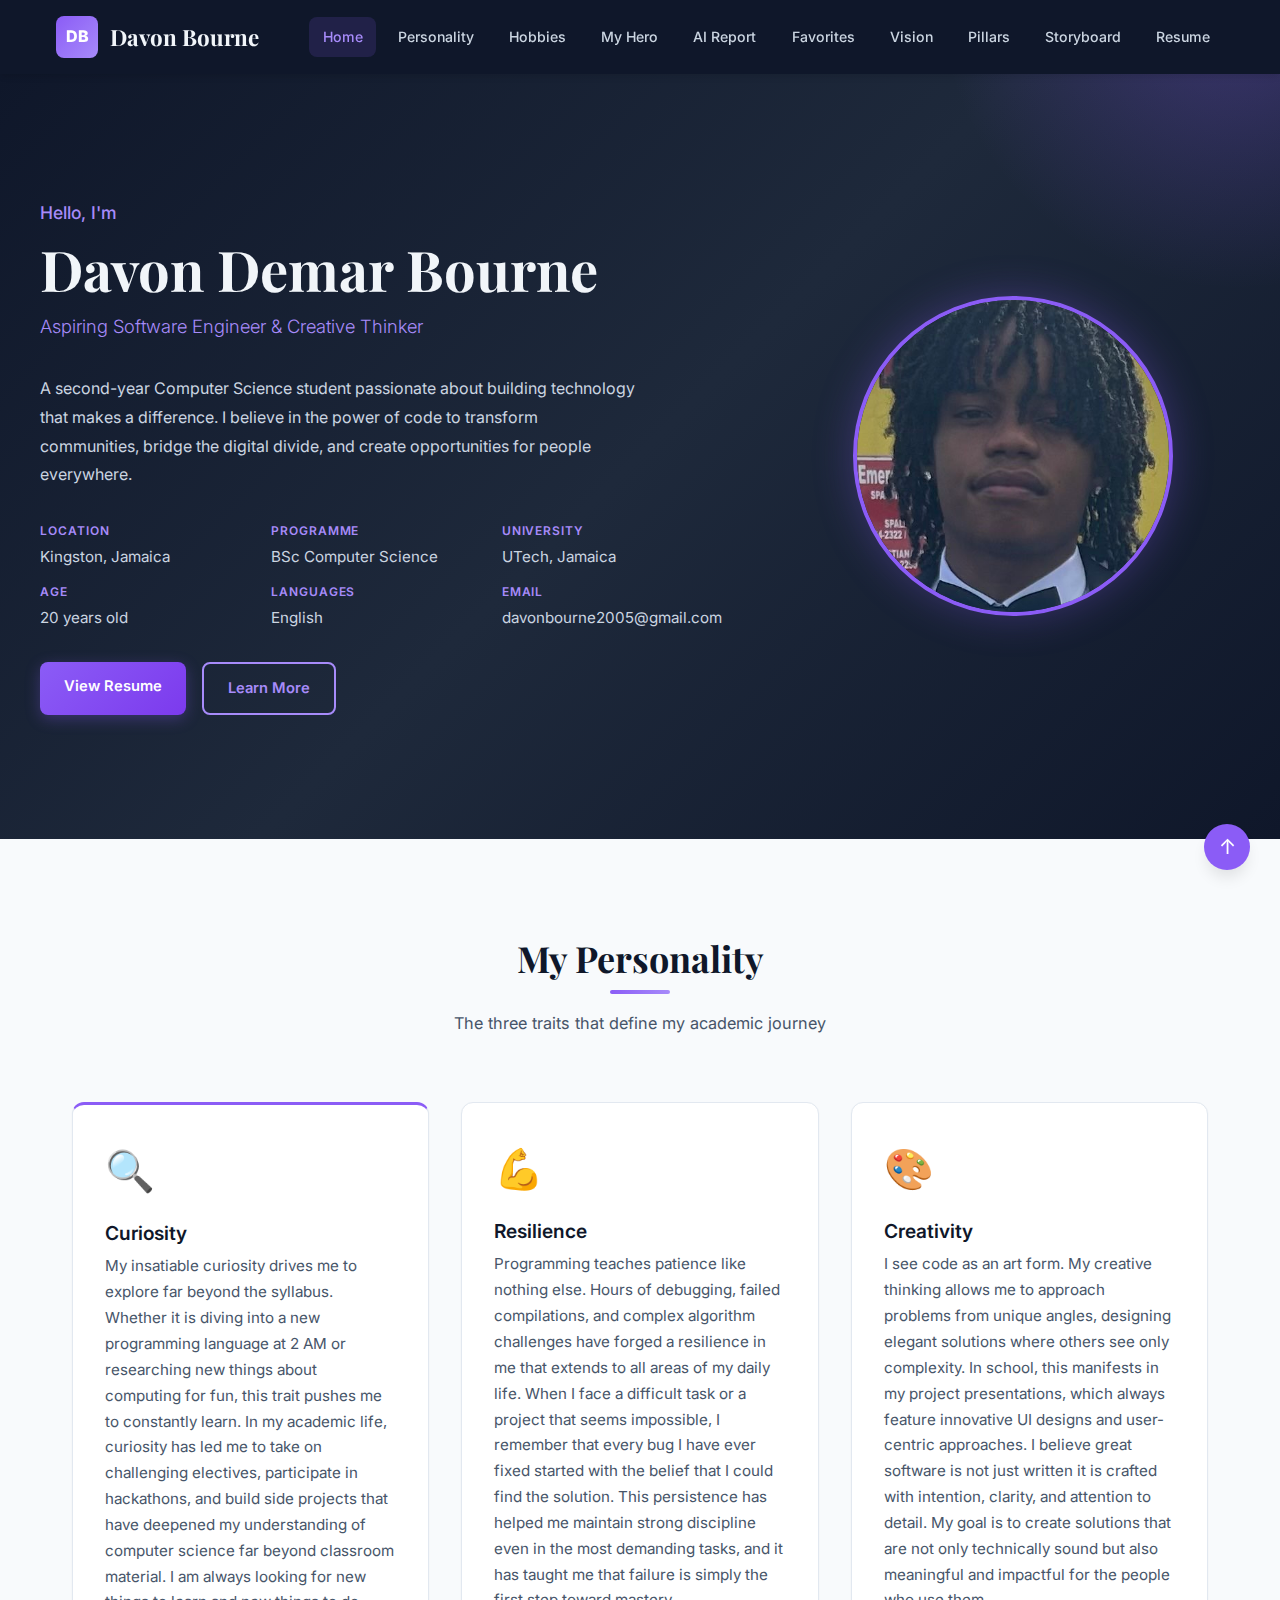
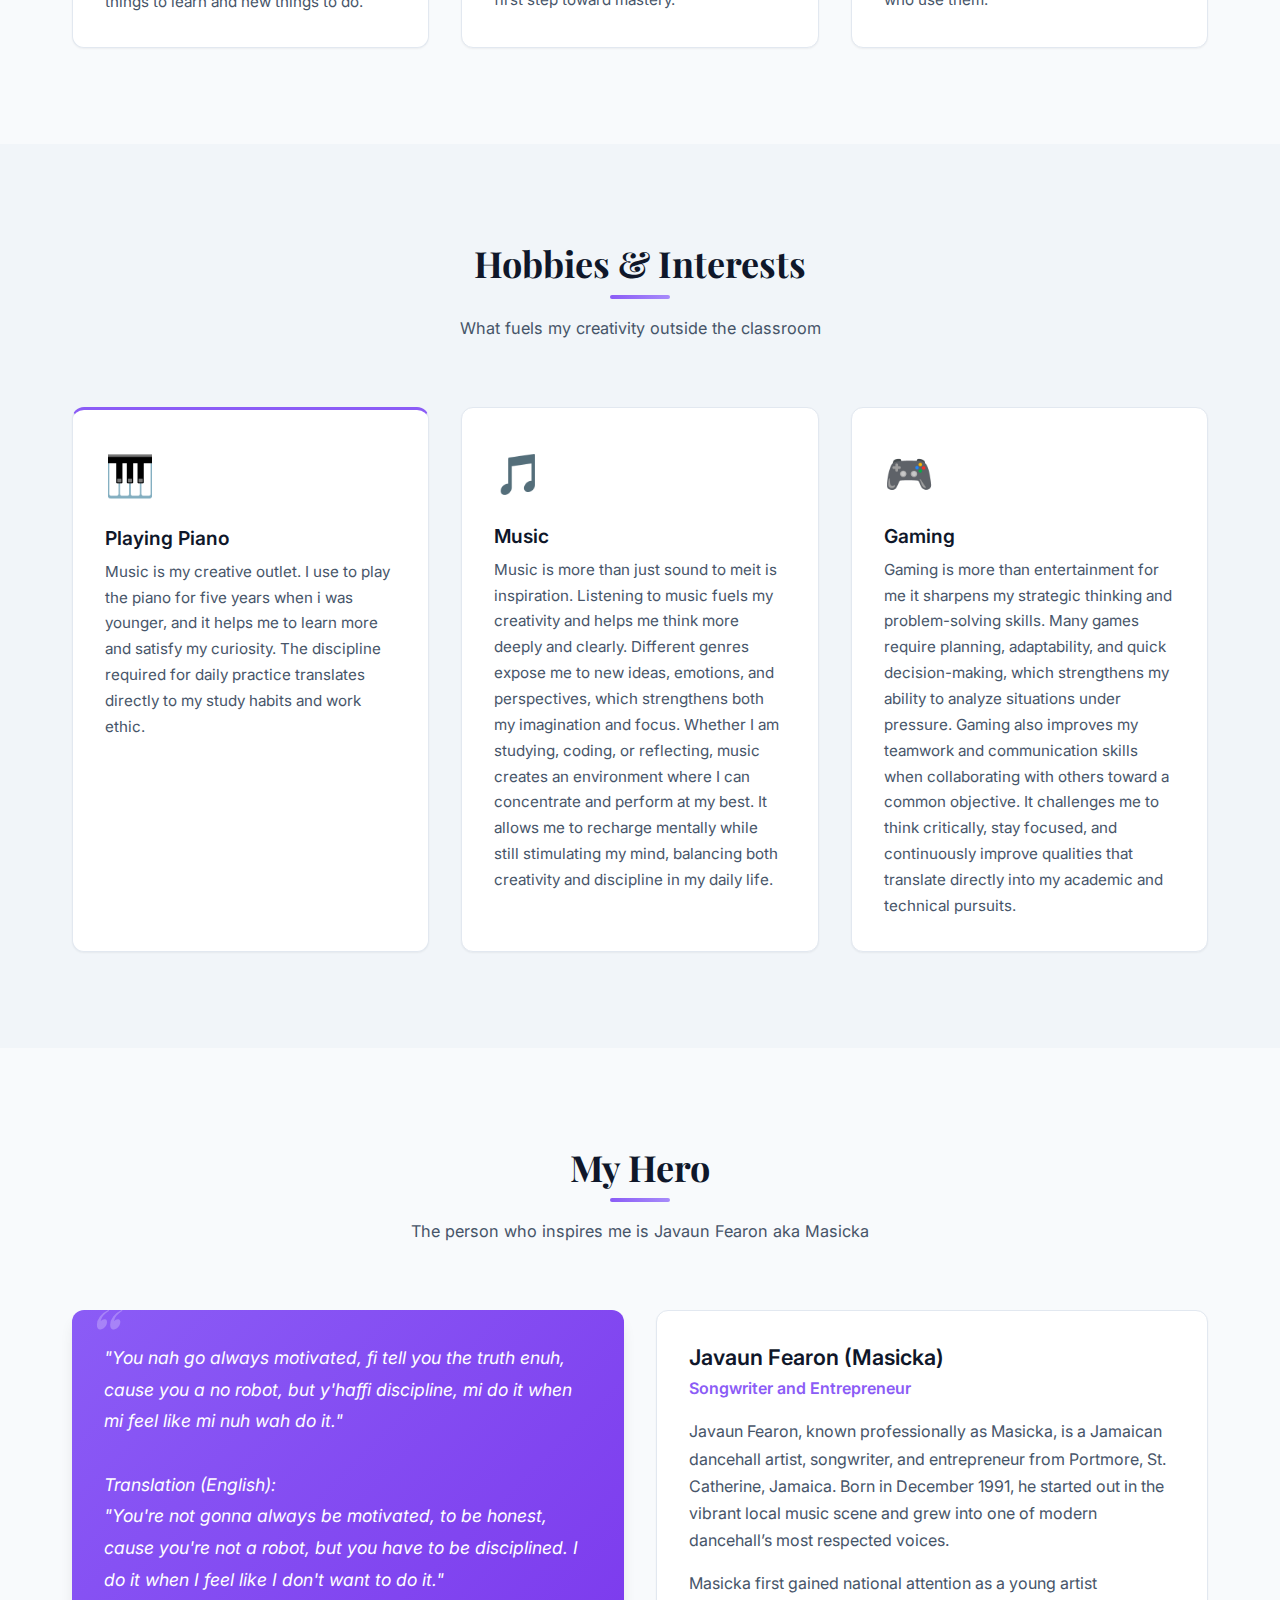
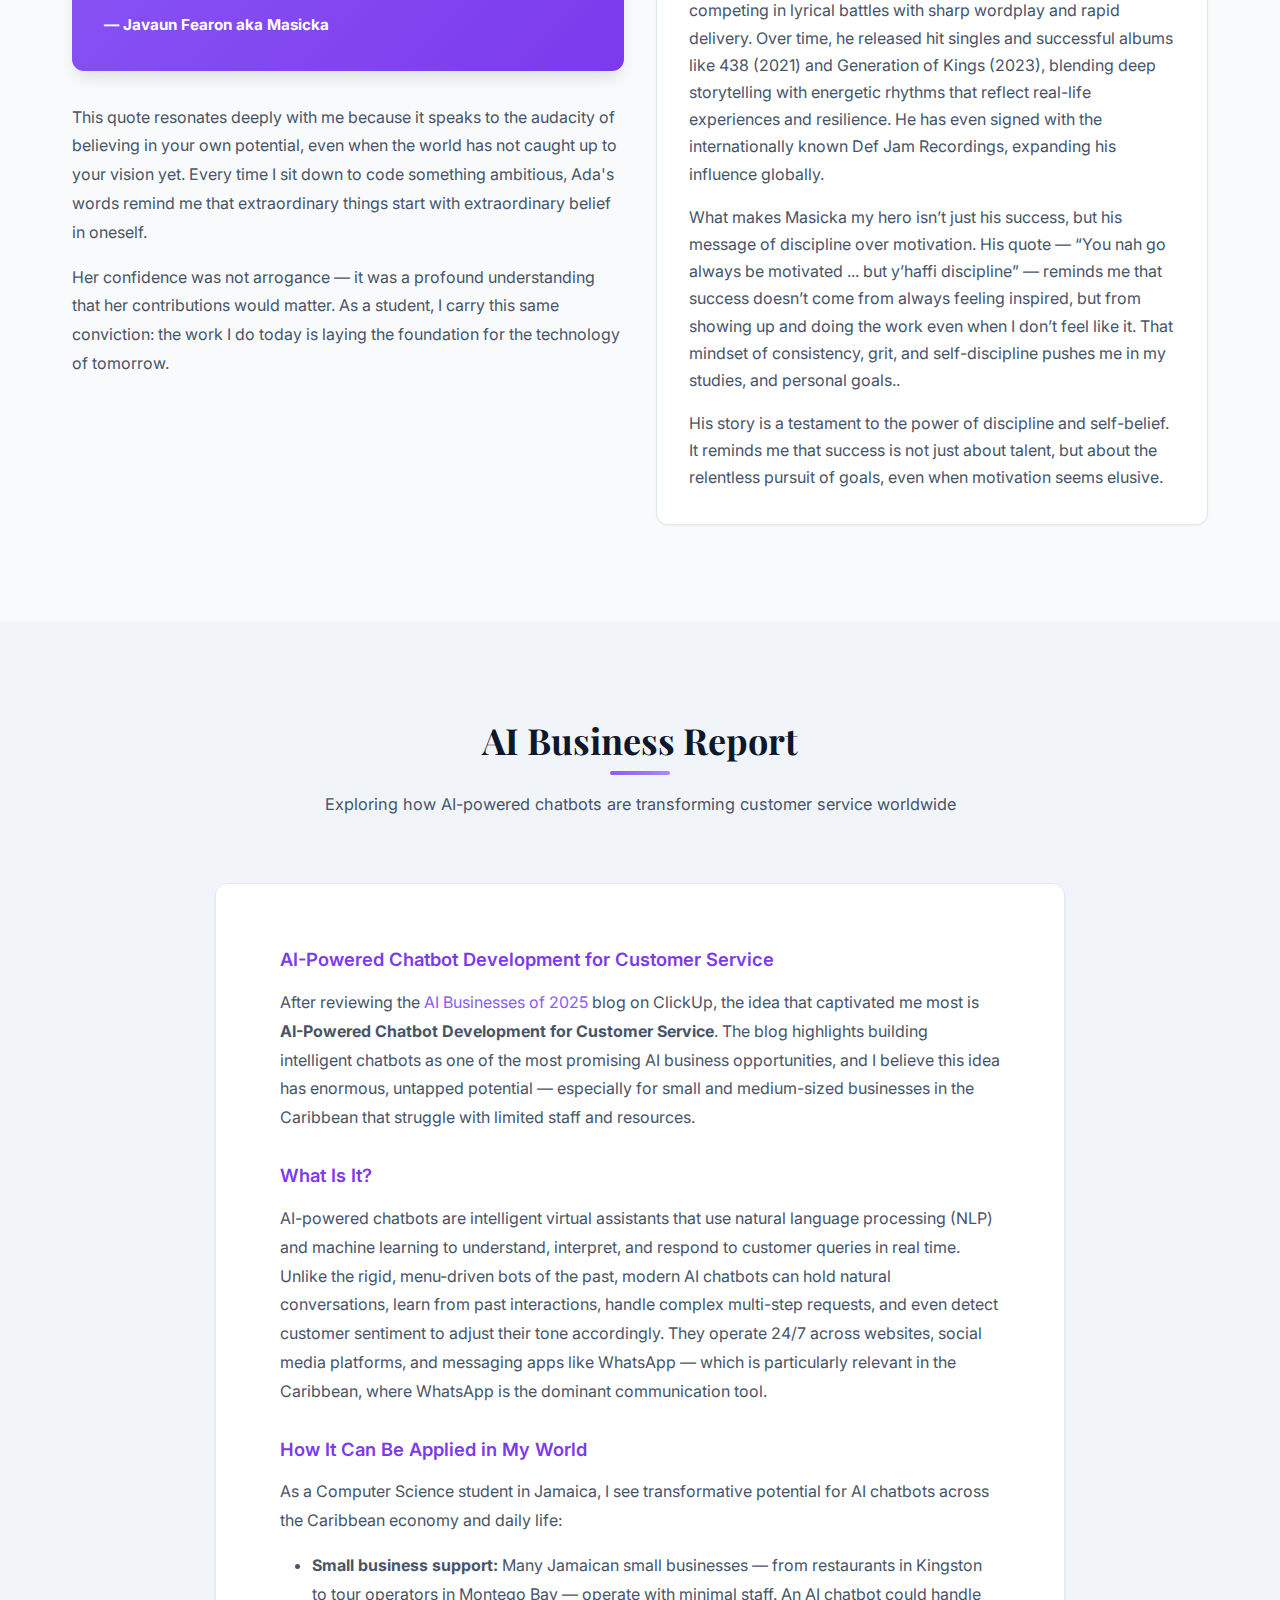
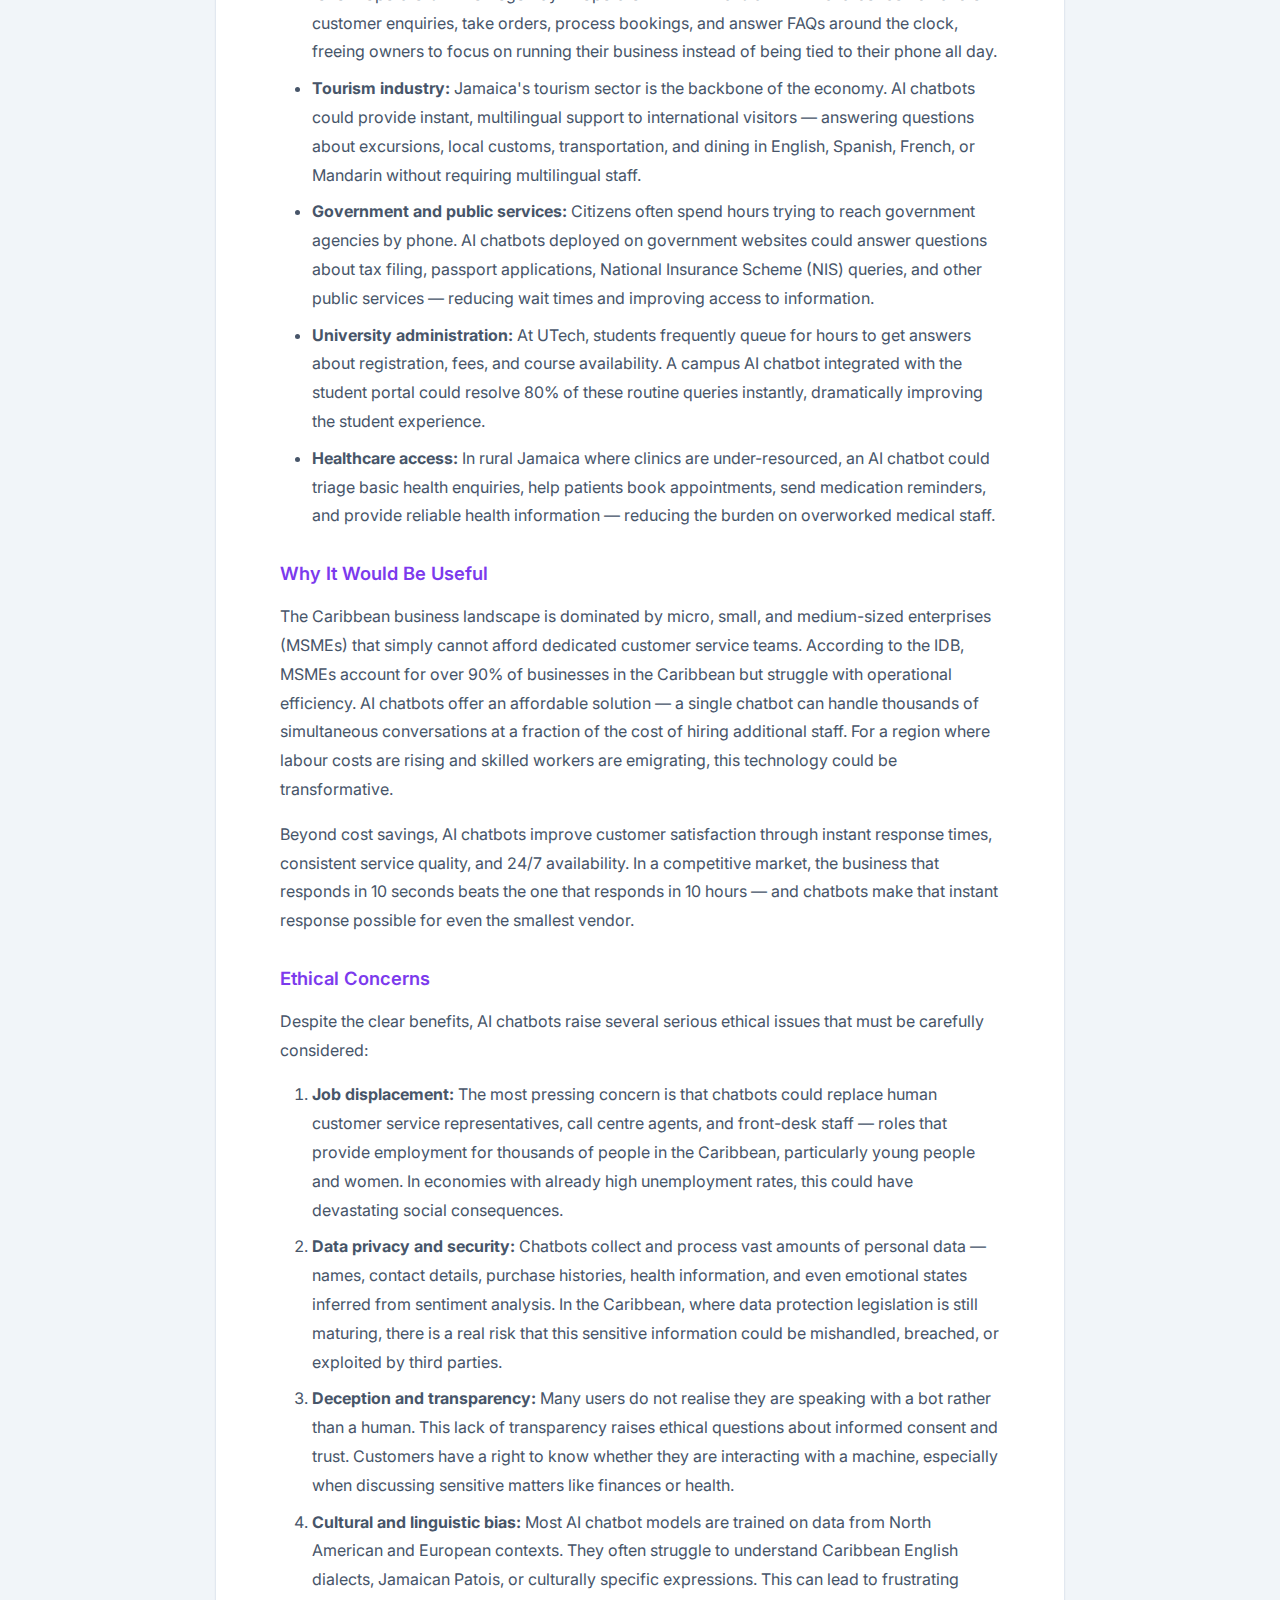
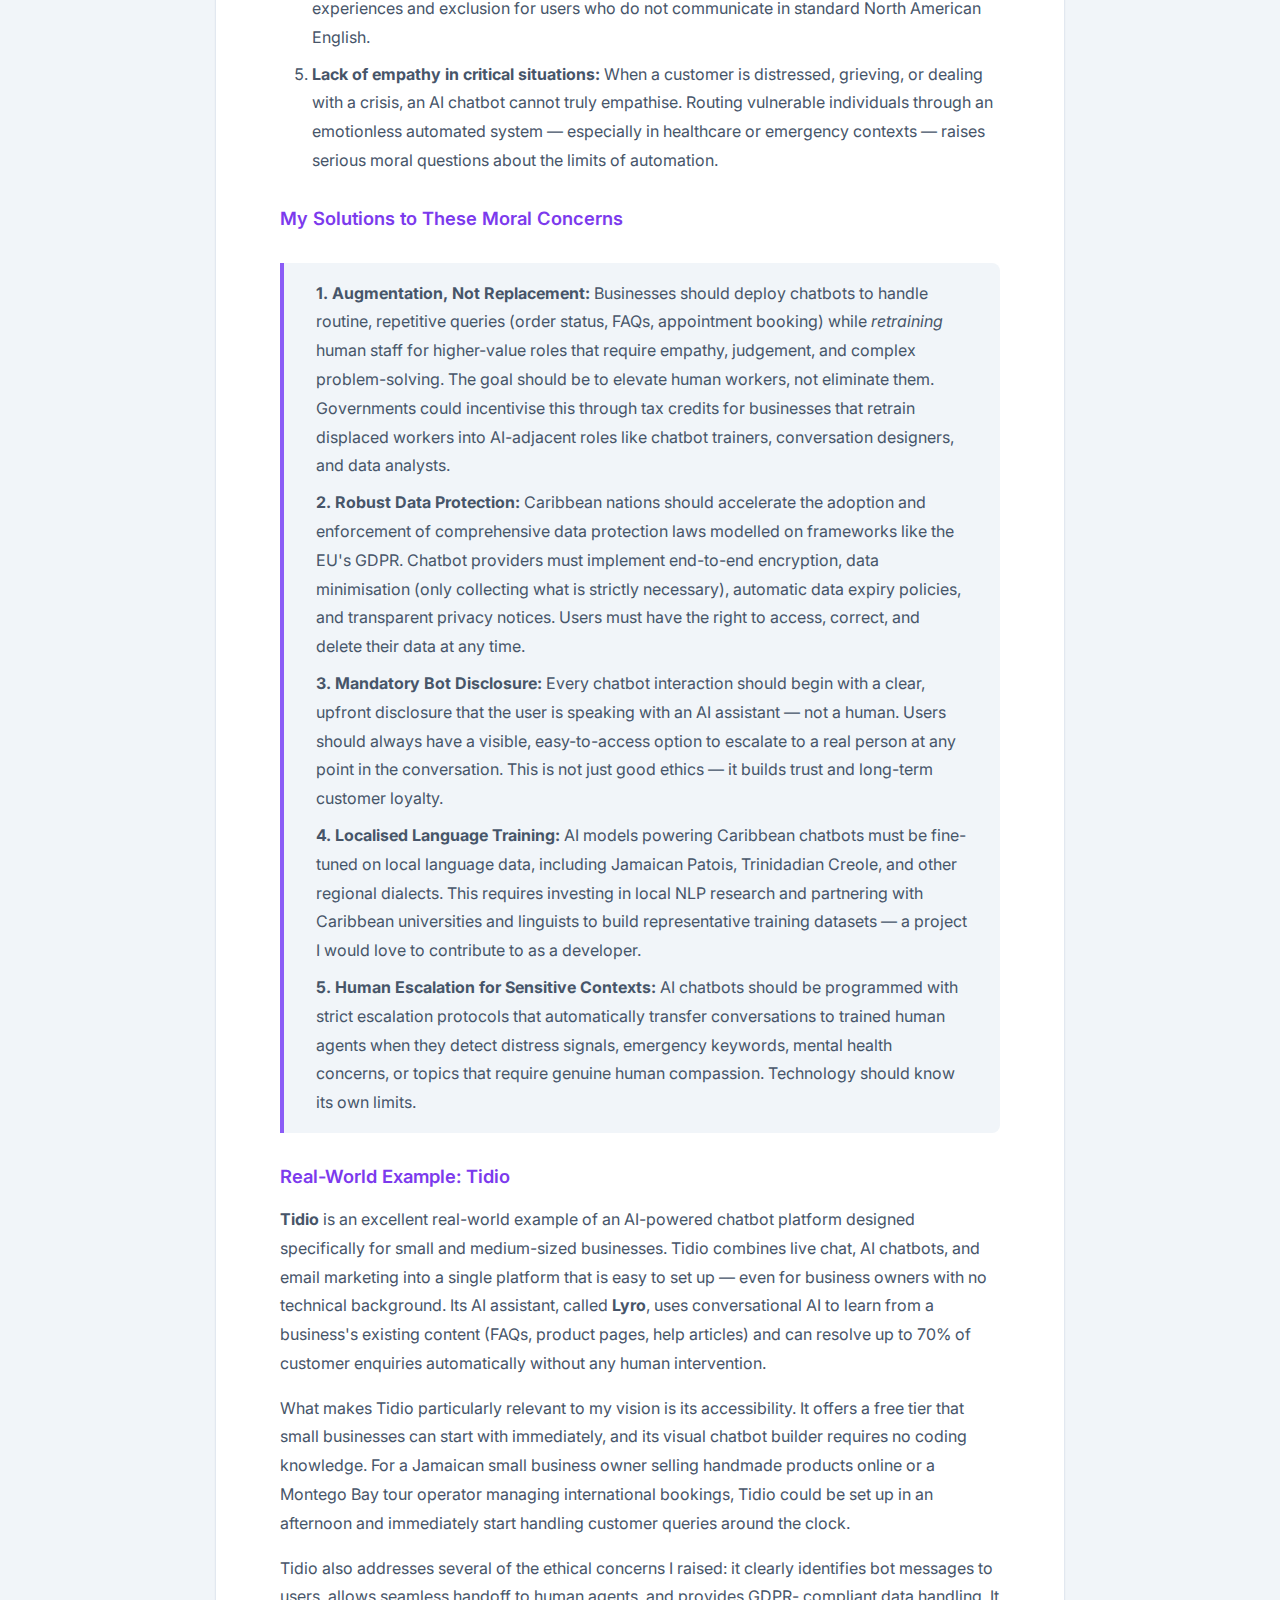
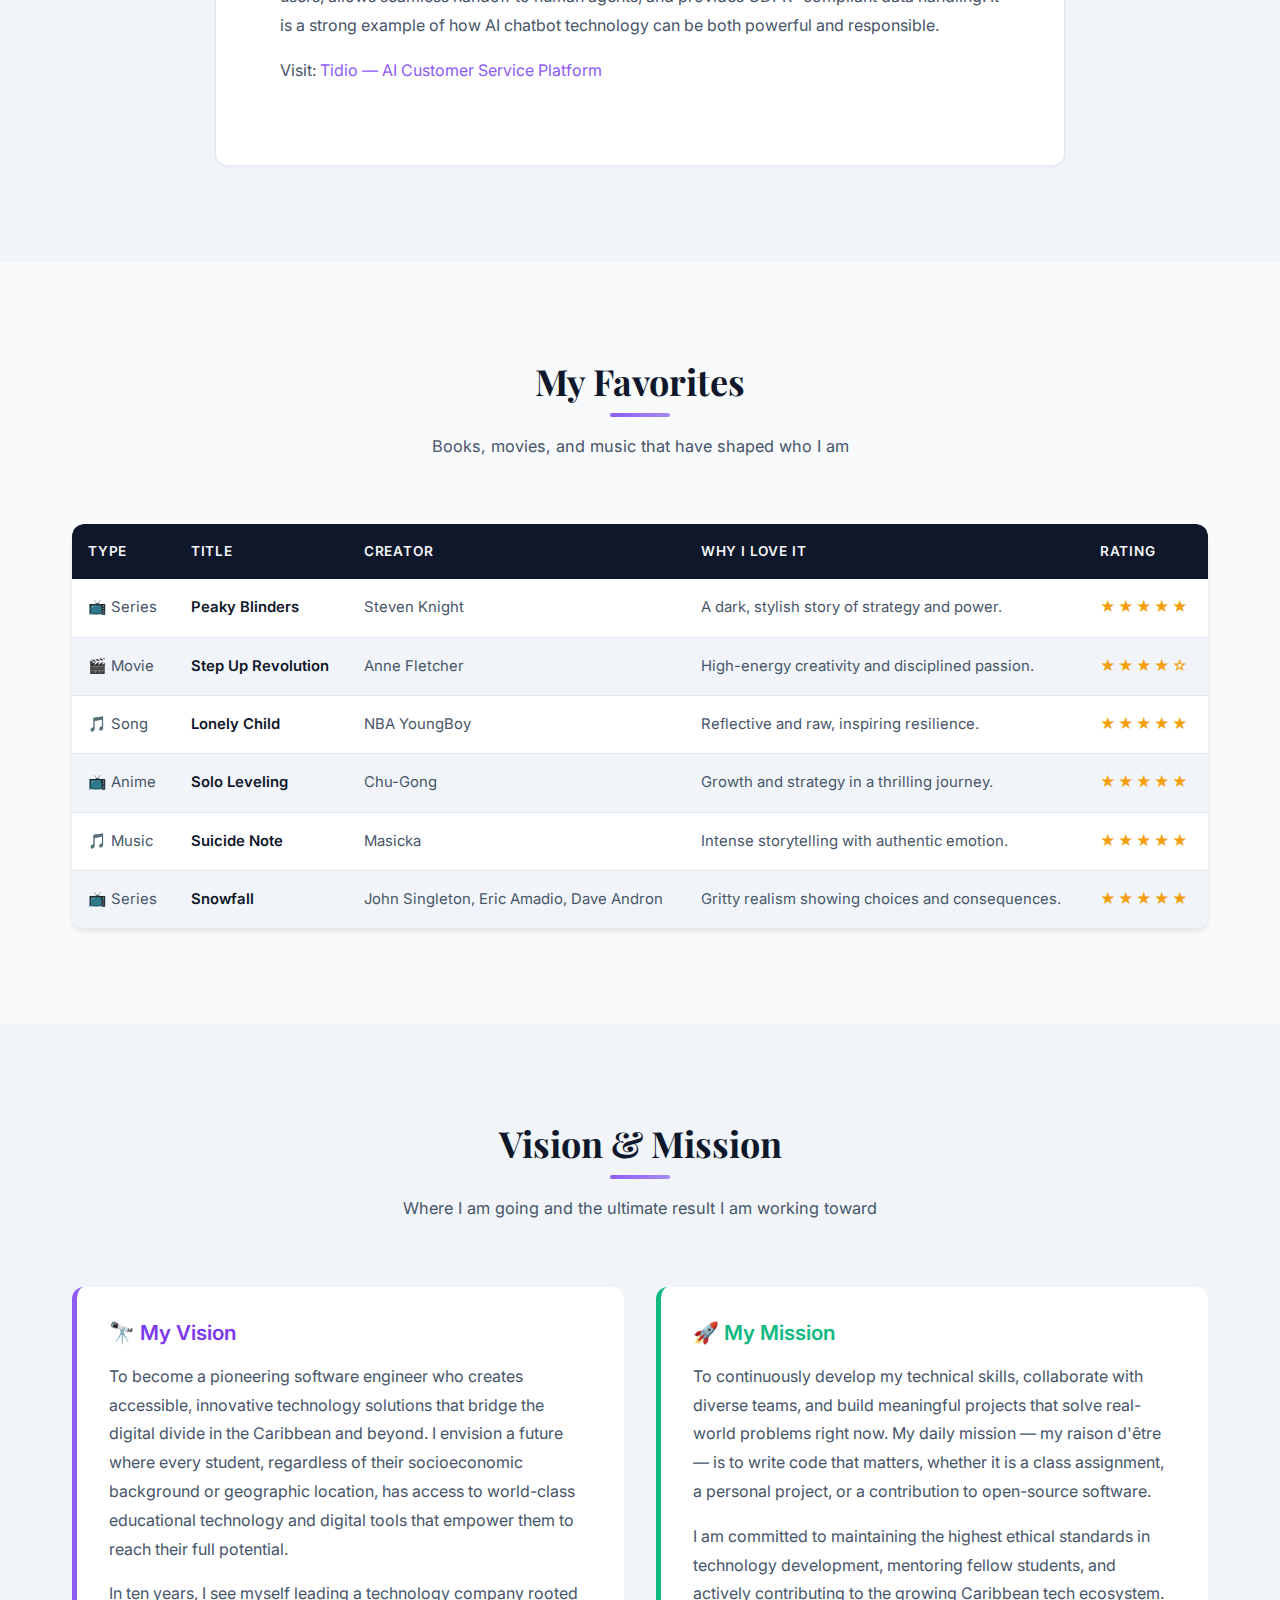
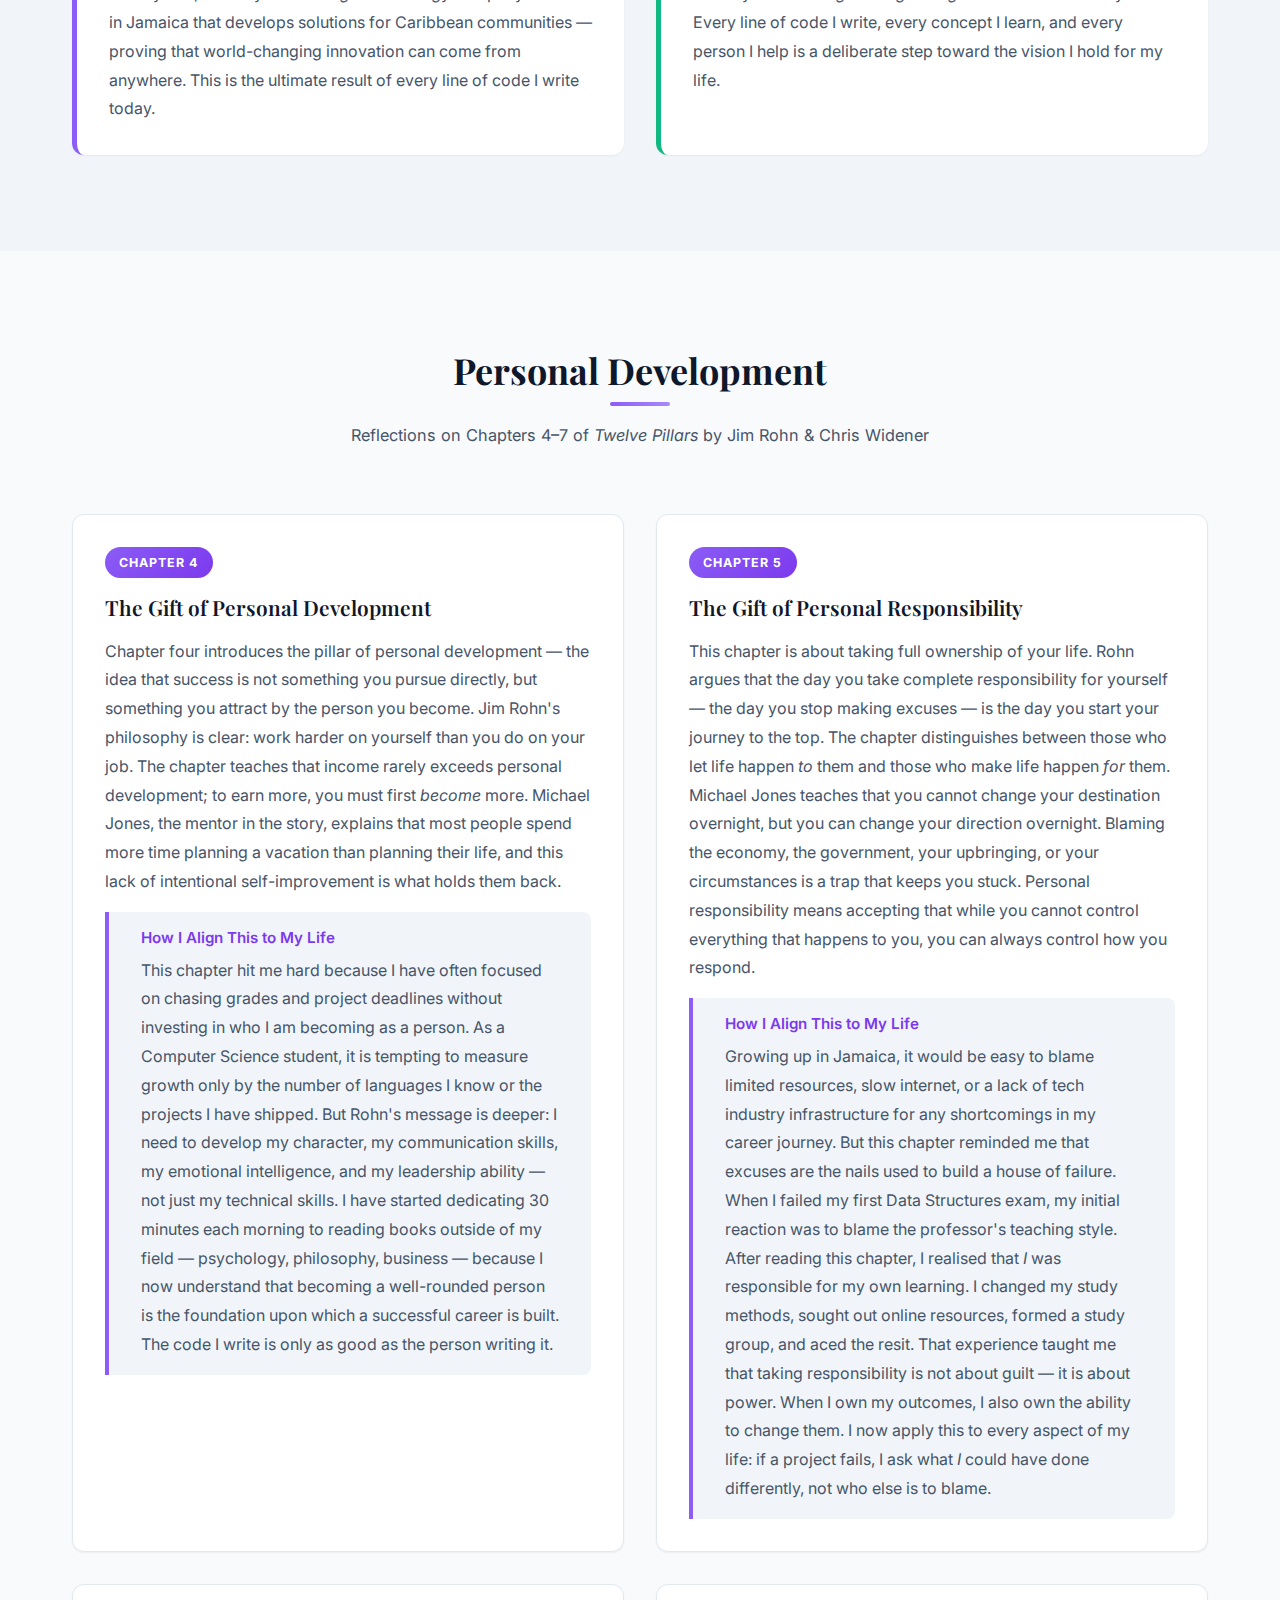
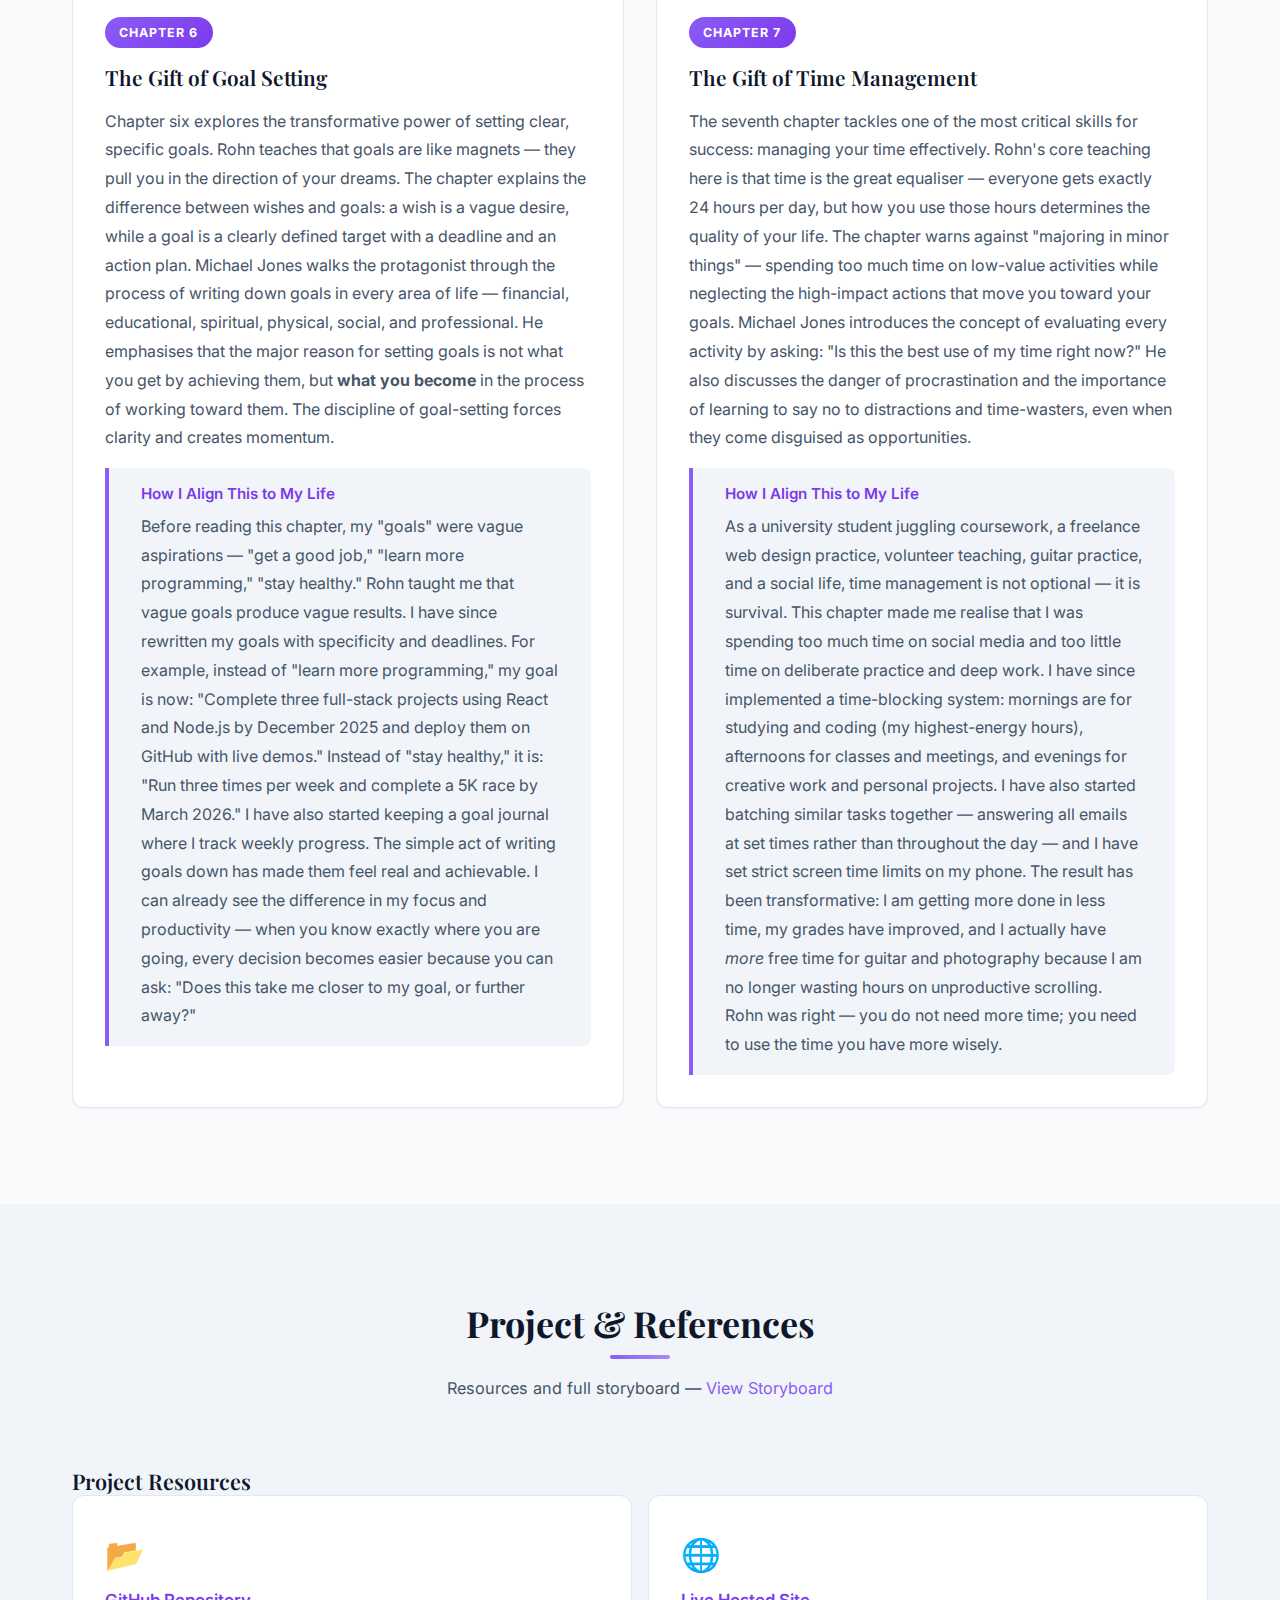
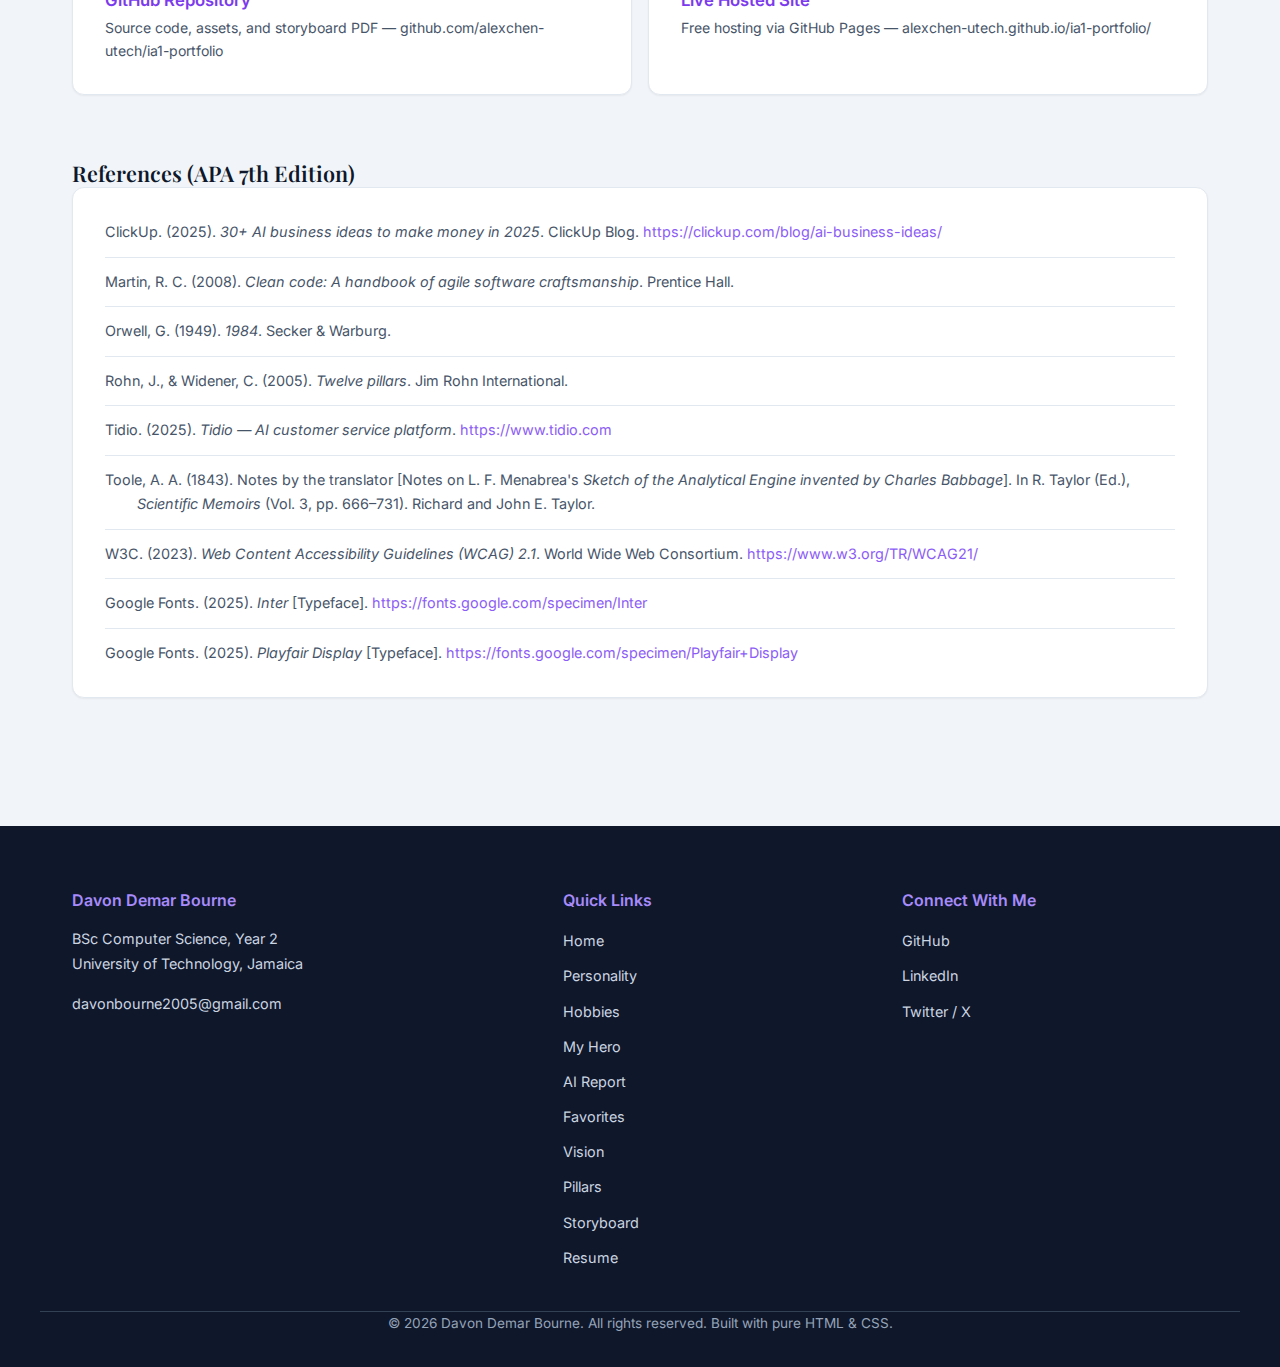
<file: profile.html>
<!DOCTYPE html>
<html lang="en">
<head>
    <meta charset="UTF-8">
    <meta name="viewport" content="width=device-width, initial-scale=1.0">
    <meta name="description" content="Davon Demar Bourne — Computer Science Portfolio showcasing personality, projects, and vision.">
    <title>Davon Demar Bourne | Portfolio</title>
    <link rel="stylesheet" href="style.css">
</head>
<body>

    <!-- ============ HEADER & NAVIGATION ============ -->
    <header id="site-header">
        <div class="header-inner">
            <a href="index.html" class="logo">
                <div class="logo-icon">DB</div>
                <span>Davon Bourne</span>
            </a>
            <input type="checkbox" id="nav-toggle" class="nav-toggle">
            <label for="nav-toggle" class="nav-toggle-label" aria-label="Toggle navigation menu">
                <span></span>
            </label>
            <nav aria-label="Main navigation">
                <ul class="nav-links">
                    <li><a href="#hero" class="active">Home</a></li>
                    <li><a href="#personality">Personality</a></li>
                    <li><a href="#about">Hobbies</a></li>
                    <li><a href="#my-hero">My Hero</a></li>
                    <li><a href="#ai-report">AI Report</a></li>
                    <li><a href="#favorites">Favorites</a></li>
                    <li><a href="#vision-mission">Vision</a></li>
                    <li><a href="#twelve-pillars">Pillars</a></li>
                    <li><a href="storyboard.html">Storyboard</a></li>
                    <li><a href="resume.html">Resume</a></li>
                </ul>
            </nav>
        </div>
    </header>

    <!-- ============ MAIN CONTENT ============ -->
    <main>

        <!-- ======== HERO / INTRO SECTION ======== -->
        <section id="hero">
            <div class="hero-content">
                <div class="hero-text">
                    <span class="greeting">Hello, I'm</span>
                    <h1>Davon Demar Bourne</h1>
                    <p class="tagline">Aspiring Software Engineer &amp; Creative Thinker</p>
                    <p class="intro">
                        A second-year Computer Science student passionate about building technology
                        that makes a difference. I believe in the power of code to transform communities,
                        bridge the digital divide, and create opportunities for people everywhere.
                    </p>

                    <!-- Demographic Data -->
                    <div class="hero-demographics">
                        <div class="demo-item">
                            <span class="label">Location</span>
                            <span>Kingston, Jamaica</span>
                        </div>
                        <div class="demo-item">
                            <span class="label">Programme</span>
                            <span>BSc Computer Science</span>
                        </div>
                        <div class="demo-item">
                            <span class="label">University</span>
                            <span>UTech, Jamaica</span>
                        </div>
                        <div class="demo-item">
                            <span class="label">Age</span>
                            <span>20 years old</span>
                        </div>
                        <div class="demo-item">
                            <span class="label">Languages</span>
                            <span>English</span>
                        </div>
                        <div class="demo-item">
                            <span class="label">Email</span>
                            <span>davonbourne2005@gmail.com</span>
                        </div>
                    </div>

                    <div class="hero-buttons">
                        <a href="resume.html" class="btn btn-primary">View Resume</a>
                        <a href="#personality" class="btn btn-outline">Learn More</a>
                    </div>
                </div>

                <!-- Profile Image — linked to local mail client -->
                <div class="hero-image-wrapper">
                    <a href="mailto:davonbourne2005@gmail.com" class="profile-link" title="Click to send me an email">
                        <img src="Assets/image.jpg" alt="Illustrated portrait of Davon Demar Bourne, a Computer Science student wearing a blue shirt and a blue tie, smiling warmly">
                    </a>
                </div>
            </div>
        </section>

        <!-- ======== PERSONALITY TRAITS SECTION ======== -->
        <section id="personality" class="section">
            <div class="section-title">
                <h2>My Personality</h2>
                <p>The three traits that define my academic journey</p>
            </div>
            <div class="card-grid container">
                <article class="card">
                    <span class="card-icon">🔍</span>
                    <h3>Curiosity</h3>
                    <p>
                        My insatiable curiosity drives me to explore far beyond the syllabus. Whether it is
                        diving into a new programming language at 2 AM or researching new things about computing for
                        fun, this trait pushes me to constantly learn. In my academic life, curiosity has led
                        me to take on challenging electives, participate in hackathons, and build side projects
                        that have deepened my understanding of computer science far beyond classroom material.
                        I am always looking for new things to learn and new things to do.
                    </p>
                </article>
                <article class="card">
                    <span class="card-icon">💪</span>
                    <h3>Resilience</h3>
                    <p>
                        Programming teaches patience like nothing else. Hours of debugging, failed compilations,
                        and complex algorithm challenges have forged a resilience in me that extends to all areas
                        of my daily life. When I face a difficult task or a project that seems impossible, I
                        remember that every bug I have ever fixed started with the belief that I could find the
                        solution. This persistence has helped me maintain strong discipline even in the most demanding
                        tasks, and it has taught me that failure is simply the first step toward mastery.
                    </p>
                </article>
                <article class="card">
                    <span class="card-icon">🎨</span>
                    <h3>Creativity</h3>
                    <p>
                        I see code as an art form. My creative thinking allows me to approach problems from
                        unique angles, designing elegant solutions where others see only complexity. In school,
                        this manifests in my project presentations, which always feature innovative UI designs
                        and user-centric approaches. I believe great software is not just written it is crafted with intention, clarity, 
                        and attention to detail. My goal is to create solutions that are not only technically sound 
                        but also meaningful and impactful for the people who use them.
                    </p>
                </article>
            </div>
        </section>

        <!-- ======== HOBBIES SECTION ======== -->
        <section id="about" class="section section-alt">
            <div class="section-title">
                <h2>Hobbies &amp; Interests</h2>
                <p>What fuels my creativity outside the classroom</p>
            </div>
            <div class="card-grid container">
                <aside class="card">
                    <span class="card-icon">🎹</span>
                    <h3>Playing Piano</h3>
                    <p>
                        Music is my creative outlet. I use to play the piano for five years when i was younger, and it
                        helps me to learn more and satisfy my curiosity. The discipline required for daily
                        practice translates directly to my study habits and work ethic.
                    </p>
                </aside>
                <aside class="card">
                    <span class="card-icon">🎵</span>
                    <h3>Music</h3>
                    <p>
                        Music is more than just sound to meit is inspiration. Listening to music fuels my creativity and 
                        helps me think more deeply and clearly. Different genres expose me to new ideas, emotions, and perspectives, 
                        which strengthens both my imagination and focus. Whether I am studying, coding, or reflecting, music creates 
                        an environment where I can concentrate and perform at my best. It allows me to recharge mentally while still 
                        stimulating my mind, balancing both creativity and discipline in my daily life.
                    </p>
                </aside>
                <aside class="card">
                    <span class="card-icon">🎮</span>
                    <h3>Gaming</h3>
                    <p>
                        Gaming is more than entertainment for me it sharpens my strategic thinking and problem-solving skills. 
                        Many games require planning, adaptability, and quick decision-making, which strengthens my ability to analyze 
                        situations under pressure. Gaming also improves my teamwork and communication skills when collaborating with 
                        others toward a common objective. It challenges me to think critically, stay focused, and continuously improve qualities 
                        that translate directly into my academic and technical pursuits.
                    </p>
                </aside>
            </div>
        </section>

        <!-- ======== MY HERO / MENTOR SECTION ======== -->
        <section id="my-hero" class="section">
            <div class="section-title">
                <h2>My Hero</h2>
                <p>The person who inspires me is Javaun Fearon aka Masicka</p>
            </div>
            <div class="hero-mentor-content container">
                <div>
                    <div class="quote-block">
                        <p>
                            "You nah go always motivated, fi tell you the truth enuh, 
                            cause you a no robot, but y'haffi discipline, 
                            mi do it when mi feel like mi nuh wah do it."
                            <br>
                            <br>
                            Translation (English):
                            <br>
                            "You're not gonna always be motivated, to be honest, cause you're not a robot, 
                            but you have to be disciplined. I do it when I feel like I don't want to do it."
                        </p>
                        <span class="quote-attribution">— Javaun Fearon aka Masicka</span>
                    </div>
                    <p class="mentor-description">
                        This quote resonates deeply with me because it speaks to the audacity of believing
                        in your own potential, even when the world has not caught up to your vision yet.
                        Every time I sit down to code something ambitious, Ada's words remind me that
                        extraordinary things start with extraordinary belief in oneself.
                    </p>
                    <p class="mentor-description mt-1">
                        Her confidence was not arrogance — it was a profound understanding that her
                        contributions would matter. As a student, I carry this same conviction: the work
                        I do today is laying the foundation for the technology of tomorrow.
                    </p>
                </div>
                <div class="mentor-card">
                    <h3>Javaun Fearon (Masicka)</h3>
                    <span class="subtitle">Songwriter and Entrepreneur</span>
                    <p>
                        Javaun Fearon, known professionally as Masicka, is a Jamaican dancehall artist, songwriter, 
                        and entrepreneur from Portmore, St. Catherine, Jamaica. Born in December 1991, 
                        he started out in the vibrant local music scene and grew into one of 
                        modern dancehall’s most respected voices.
                    </p>
                    <p>
                        Masicka first gained national attention as a young artist competing in lyrical battles with sharp wordplay and rapid delivery. 
                        Over time, he released hit singles and successful albums like 438 (2021) and Generation of Kings (2023), 
                        blending deep storytelling with energetic rhythms that reflect real-life experiences and resilience. 
                        He has even signed with the internationally known Def Jam Recordings, expanding his influence globally.
                    </p>
                    <p>
                        What makes Masicka my hero isn’t just his success, but his message of discipline over motivation. 
                        His quote — “You nah go always be motivated ... but y’haffi discipline” — reminds me that success 
                        doesn’t come from always feeling inspired, but from showing up and doing the work even when 
                        I don’t feel like it. That mindset of consistency, grit, and self-discipline pushes me in my studies,
                        and personal goals..
                    </p>
                    <p>
                        His story is a testament to the power of discipline and self-belief. It reminds me that success is not just about talent, 
                        but about the relentless pursuit of goals, even when motivation seems elusive.
                    </p>
                </div>
            </div>
        </section>

         <!-- ======== AI BUSINESS REPORT SECTION ======== -->
         <section id="ai-report" class="section section-alt">
            <div class="section-title">
                <h2>AI Business Report</h2>
                <p>Exploring how AI-powered chatbots are transforming customer service worldwide</p>
            </div>
            <div class="report-content container">
                <h3>AI-Powered Chatbot Development for Customer Service</h3>
                <p>
                    After reviewing the
                    <a href="https://clickup.com/blog/ai-business-ideas/?utm_source=google&utm_medium=cpc&utm_campaign=gs_cpc_arlv_nnc_nb_trial_all-devices_troas_lp_x_all-departments_x_taskmanagement&utm_content=all-countries_kw-target_text_all-industries_all-features_all-use-cases_ai_phrase&utm_term=&utm_creative=713306049272_dynamic_rsa&utm_custom1=&utm_custom2=&utm_lptheme=&utm_lpmod=&utm_mt=b" target="_blank" rel="noopener noreferrer">AI Businesses of 2025</a>
                    blog on ClickUp, the idea that captivated me most is <strong>AI-Powered Chatbot
                    Development for Customer Service</strong>. The blog highlights building intelligent
                    chatbots as one of the most promising AI business opportunities, and I believe this
                    idea has enormous, untapped potential — especially for small and medium-sized
                    businesses in the Caribbean that struggle with limited staff and resources.
                </p>

                <h3>What Is It?</h3>
                <p>
                    AI-powered chatbots are intelligent virtual assistants that use natural language
                    processing (NLP) and machine learning to understand, interpret, and respond to
                    customer queries in real time. Unlike the rigid, menu-driven bots of the past,
                    modern AI chatbots can hold natural conversations, learn from past interactions,
                    handle complex multi-step requests, and even detect customer sentiment to adjust
                    their tone accordingly. They operate 24/7 across websites, social media platforms,
                    and messaging apps like WhatsApp — which is particularly relevant in the Caribbean,
                    where WhatsApp is the dominant communication tool.
                </p>

                <h3>How It Can Be Applied in My World</h3>
                <p>
                    As a Computer Science student in Jamaica, I see transformative potential for AI
                    chatbots across the Caribbean economy and daily life:
                </p>
                <ul>
                    <li>
                        <strong>Small business support:</strong> Many Jamaican small businesses — from
                        restaurants in Kingston to tour operators in Montego Bay — operate with minimal
                        staff. An AI chatbot could handle customer enquiries, take orders, process
                        bookings, and answer FAQs around the clock, freeing owners to focus on running
                        their business instead of being tied to their phone all day.
                    </li>
                    <li>
                        <strong>Tourism industry:</strong> Jamaica's tourism sector is the backbone of
                        the economy. AI chatbots could provide instant, multilingual support to
                        international visitors — answering questions about excursions, local customs,
                        transportation, and dining in English, Spanish, French, or Mandarin without
                        requiring multilingual staff.
                    </li>
                    <li>
                        <strong>Government and public services:</strong> Citizens often spend hours
                        trying to reach government agencies by phone. AI chatbots deployed on
                        government websites could answer questions about tax filing, passport
                        applications, National Insurance Scheme (NIS) queries, and other public
                        services — reducing wait times and improving access to information.
                    </li>
                    <li>
                        <strong>University administration:</strong> At UTech, students frequently
                        queue for hours to get answers about registration, fees, and course
                        availability. A campus AI chatbot integrated with the student portal could
                        resolve 80% of these routine queries instantly, dramatically improving the
                        student experience.
                    </li>
                    <li>
                        <strong>Healthcare access:</strong> In rural Jamaica where clinics are
                        under-resourced, an AI chatbot could triage basic health enquiries, help
                        patients book appointments, send medication reminders, and provide reliable
                        health information — reducing the burden on overworked medical staff.
                    </li>
                </ul>

                <h3>Why It Would Be Useful</h3>
                <p>
                    The Caribbean business landscape is dominated by micro, small, and medium-sized
                    enterprises (MSMEs) that simply cannot afford dedicated customer service teams.
                    According to the IDB, MSMEs account for over 90% of businesses in the Caribbean
                    but struggle with operational efficiency. AI chatbots offer an affordable solution
                    — a single chatbot can handle thousands of simultaneous conversations at a fraction
                    of the cost of hiring additional staff. For a region where labour costs are rising
                    and skilled workers are emigrating, this technology could be transformative.
                </p>
                <p>
                    Beyond cost savings, AI chatbots improve customer satisfaction through instant
                    response times, consistent service quality, and 24/7 availability. In a competitive
                    market, the business that responds in 10 seconds beats the one that responds in 10
                    hours — and chatbots make that instant response possible for even the smallest vendor.
                </p>

                <h3>Ethical Concerns</h3>
                <p>
                    Despite the clear benefits, AI chatbots raise several serious ethical issues that
                    must be carefully considered:
                </p>
                <ol>
                    <li>
                        <strong>Job displacement:</strong> The most pressing concern is that chatbots
                        could replace human customer service representatives, call centre agents, and
                        front-desk staff — roles that provide employment for thousands of people in the
                        Caribbean, particularly young people and women. In economies with already high
                        unemployment rates, this could have devastating social consequences.
                    </li>
                    <li>
                        <strong>Data privacy and security:</strong> Chatbots collect and process vast
                        amounts of personal data — names, contact details, purchase histories, health
                        information, and even emotional states inferred from sentiment analysis. In the
                        Caribbean, where data protection legislation is still maturing, there is a real
                        risk that this sensitive information could be mishandled, breached, or exploited
                        by third parties.
                    </li>
                    <li>
                        <strong>Deception and transparency:</strong> Many users do not realise they are
                        speaking with a bot rather than a human. This lack of transparency raises ethical
                        questions about informed consent and trust. Customers have a right to know whether
                        they are interacting with a machine, especially when discussing sensitive matters
                        like finances or health.
                    </li>
                    <li>
                        <strong>Cultural and linguistic bias:</strong> Most AI chatbot models are trained
                        on data from North American and European contexts. They often struggle to
                        understand Caribbean English dialects, Jamaican Patois, or culturally specific
                        expressions. This can lead to frustrating experiences and exclusion for users who
                        do not communicate in standard North American English.
                    </li>
                    <li>
                        <strong>Lack of empathy in critical situations:</strong> When a customer is
                        distressed, grieving, or dealing with a crisis, an AI chatbot cannot truly
                        empathise. Routing vulnerable individuals through an emotionless automated system
                        — especially in healthcare or emergency contexts — raises serious moral questions
                        about the limits of automation.
                    </li>
                </ol>

                <h3>My Solutions to These Moral Concerns</h3>
                <div class="highlight-box">
                    <p>
                        <strong>1. Augmentation, Not Replacement:</strong> Businesses should deploy
                        chatbots to handle routine, repetitive queries (order status, FAQs, appointment
                        booking) while <em>retraining</em> human staff for higher-value roles that
                        require empathy, judgement, and complex problem-solving. The goal should be to
                        elevate human workers, not eliminate them. Governments could incentivise this
                        through tax credits for businesses that retrain displaced workers into AI-adjacent
                        roles like chatbot trainers, conversation designers, and data analysts.
                    </p>
                    <p>
                        <strong>2. Robust Data Protection:</strong> Caribbean nations should accelerate
                        the adoption and enforcement of comprehensive data protection laws modelled on
                        frameworks like the EU's GDPR. Chatbot providers must implement end-to-end
                        encryption, data minimisation (only collecting what is strictly necessary),
                        automatic data expiry policies, and transparent privacy notices. Users must have
                        the right to access, correct, and delete their data at any time.
                    </p>
                    <p>
                        <strong>3. Mandatory Bot Disclosure:</strong> Every chatbot interaction should
                        begin with a clear, upfront disclosure that the user is speaking with an AI
                        assistant — not a human. Users should always have a visible, easy-to-access
                        option to escalate to a real person at any point in the conversation. This is not
                        just good ethics — it builds trust and long-term customer loyalty.
                    </p>
                    <p>
                        <strong>4. Localised Language Training:</strong> AI models powering Caribbean
                        chatbots must be fine-tuned on local language data, including Jamaican Patois,
                        Trinidadian Creole, and other regional dialects. This requires investing in local
                        NLP research and partnering with Caribbean universities and linguists to build
                        representative training datasets — a project I would love to contribute to as a
                        developer.
                    </p>
                    <p>
                        <strong>5. Human Escalation for Sensitive Contexts:</strong> AI chatbots should
                        be programmed with strict escalation protocols that automatically transfer
                        conversations to trained human agents when they detect distress signals,
                        emergency keywords, mental health concerns, or topics that require genuine human
                        compassion. Technology should know its own limits.
                    </p>
                </div>

                <h3>Real-World Example: Tidio</h3>
                <p>
                    <strong>Tidio</strong> is an excellent real-world example of an AI-powered chatbot
                    platform designed specifically for small and medium-sized businesses. Tidio combines
                    live chat, AI chatbots, and email marketing into a single platform that is easy to
                    set up — even for business owners with no technical background. Its AI assistant,
                    called <strong>Lyro</strong>, uses conversational AI to learn from a business's
                    existing content (FAQs, product pages, help articles) and can resolve up to 70% of
                    customer enquiries automatically without any human intervention.
                </p>
                <p>
                    What makes Tidio particularly relevant to my vision is its accessibility. It offers
                    a free tier that small businesses can start with immediately, and its visual chatbot
                    builder requires no coding knowledge. For a Jamaican small business owner selling
                    handmade products online or a Montego Bay tour operator managing international
                    bookings, Tidio could be set up in an afternoon and immediately start handling
                    customer queries around the clock.
                </p>
                <p>
                    Tidio also addresses several of the ethical concerns I raised: it clearly identifies
                    bot messages to users, allows seamless handoff to human agents, and provides GDPR-
                    compliant data handling. It is a strong example of how AI chatbot technology can be
                    both powerful and responsible.
                </p>
                <p>
                    Visit:
                    <a href="https://www.tidio.com" target="_blank" rel="noopener noreferrer">
                        Tidio — AI Customer Service Platform
                    </a>
                </p>
            </div>
        </section>

        <!-- ======== FAVORITES SECTION (TABLE) ======== -->
        <section id="favorites" class="section">
            <div class="section-title">
                <h2>My Favorites</h2>
                <p>Books, movies, and music that have shaped who I am</p>
            </div>
            <div class="container">
                <div class="table-wrapper">
                    <table class="favorites-table">
                        <thead>
                            <tr>
                                <th>Type</th>
                                <th>Title</th>
                                <th>Creator</th>
                                <th>Why I Love It</th>
                                <th>Rating</th>
                            </tr>
                        </thead>
                        <tbody>
                            <tr>
                                <td>📺 Series</td>
                                <td class="title-cell">Peaky Blinders</td>
                                <td>Steven Knight</td>
                                <td>A dark, stylish story of strategy and power.</td>
                                <td><span class="rating">★★★★★</span></td>
                            </tr>
                            <tr>
                                <td>🎬 Movie</td>
                                <td class="title-cell">Step Up Revolution</td>
                                <td>Anne Fletcher</td>
                                <td>High-energy creativity and disciplined passion.</td>
                                <td><span class="rating">★★★★☆</span></td>
                            </tr>
                            <tr>
                                <td>🎵 Song</td>
                                <td class="title-cell">Lonely Child</td>
                                <td>NBA YoungBoy</td>
                                <td>Reflective and raw, inspiring resilience.</td>
                                <td><span class="rating">★★★★★</span></td>
                            </tr>
                            <tr>
                                <td>📺 Anime</td>
                                <td class="title-cell">Solo Leveling</td>
                                <td>Chu-Gong</td>
                                <td>Growth and strategy in a thrilling journey.</td>
                                <td><span class="rating">★★★★★</span></td>
                            </tr>
                            <tr>
                                <td>🎵 Music</td>
                                <td class="title-cell">Suicide Note</td>
                                <td>Masicka</td>
                                <td>Intense storytelling with authentic emotion.</td>
                                <td><span class="rating">★★★★★</span></td>
                            </tr>
                            <tr>
                                <td>📺 Series</td>
                                <td class="title-cell">Snowfall</td>
                                <td>John Singleton, Eric Amadio, Dave Andron</td>
                                <td>Gritty realism showing choices and consequences.</td>
                                <td><span class="rating">★★★★★</span></td>
                            </tr>
                        </tbody>
                    </table>
                </div>
            </div>
        </section>

        <!-- ======== VISION & MISSION SECTION ======== -->
        <section id="vision-mission" class="section section-alt">
            <div class="section-title">
                <h2>Vision &amp; Mission</h2>
                <p>Where I am going and the ultimate result I am working toward</p>
            </div>
            <div class="vm-grid container">
                <div class="vm-card">
                    <h3>🔭 My Vision</h3>
                    <p>
                        To become a pioneering software engineer who creates accessible, innovative technology
                        solutions that bridge the digital divide in the Caribbean and beyond. I envision a
                        future where every student, regardless of their socioeconomic background or geographic
                        location, has access to world-class educational technology and digital tools that
                        empower them to reach their full potential.
                    </p>
                    <p class="mt-1">
                        In ten years, I see myself leading a technology company rooted in Jamaica that develops
                        solutions for Caribbean communities — proving that world-changing innovation can come
                        from anywhere. This is the ultimate result of every line of code I write today.
                    </p>
                </div>
                <div class="vm-card">
                    <h3>🚀 My Mission</h3>
                    <p>
                        To continuously develop my technical skills, collaborate with diverse teams, and build
                        meaningful projects that solve real-world problems right now. My daily mission — my
                        raison d'être — is to write code that matters, whether it is a class assignment, a
                        personal project, or a contribution to open-source software.
                    </p>
                    <p class="mt-1">
                        I am committed to maintaining the highest ethical standards in technology development,
                        mentoring fellow students, and actively contributing to the growing Caribbean tech
                        ecosystem. Every line of code I write, every concept I learn, and every person I help
                        is a deliberate step toward the vision I hold for my life.
                    </p>
                </div>
            </div>
        </section>
    <!-- ======== PERSONAL DEVELOPMENT — TWELVE PILLARS ======== -->
    <section id="twelve-pillars" class="section">
        <div class="section-title">
            <h2>Personal Development</h2>
            <p>Reflections on Chapters 4–7 of <em>Twelve Pillars</em> by Jim Rohn &amp; Chris Widener</p>
        </div>
        <div class="pillars-grid container">

            <!-- Chapter 4 -->
            <article class="pillar-card">
                <div class="pillar-number">Chapter 4</div>
                <h3>The Gift of Personal Development</h3>
                <div class="pillar-body">
                    <p>
                        Chapter four introduces the pillar of personal development — the idea that success
                        is not something you pursue directly, but something you attract by the person you
                        become. Jim Rohn's philosophy is clear: work harder on yourself than you do on your
                        job. The chapter teaches that income rarely exceeds personal development; to earn
                        more, you must first <em>become</em> more. Michael Jones, the mentor in the story,
                        explains that most people spend more time planning a vacation than planning their
                        life, and this lack of intentional self-improvement is what holds them back.
                    </p>
                    <div class="pillar-reflection">
                        <h4>How I Align This to My Life</h4>
                        <p>
                            This chapter hit me hard because I have often focused on chasing grades and
                            project deadlines without investing in who I am becoming as a person. As a
                            Computer Science student, it is tempting to measure growth only by the number
                            of languages I know or the projects I have shipped. But Rohn's message is
                            deeper: I need to develop my character, my communication skills, my emotional
                            intelligence, and my leadership ability — not just my technical skills. I have
                            started dedicating 30 minutes each morning to reading books outside of my
                            field — psychology, philosophy, business — because I now understand that
                            becoming a well-rounded person is the foundation upon which a successful career
                            is built. The code I write is only as good as the person writing it.
                        </p>
                    </div>
                </div>
            </article>
                            <!-- Chapter 5 -->
                            <article class="pillar-card">
                                <div class="pillar-number">Chapter 5</div>
                                <h3>The Gift of Personal Responsibility</h3>
                                <div class="pillar-body">
                                    <p>
                                        This chapter is about taking full ownership of your life. Rohn argues that the day
                                        you take complete responsibility for yourself — the day you stop making excuses —
                                        is the day you start your journey to the top. The chapter distinguishes between
                                        those who let life happen <em>to</em> them and those who make life happen <em>for</em>
                                        them. Michael Jones teaches that you cannot change your destination overnight, but
                                        you can change your direction overnight. Blaming the economy, the government, your
                                        upbringing, or your circumstances is a trap that keeps you stuck. Personal
                                        responsibility means accepting that while you cannot control everything that happens
                                        to you, you can always control how you respond.
                                    </p>
                                    <div class="pillar-reflection">
                                        <h4>How I Align This to My Life</h4>
                                        <p>
                                            Growing up in Jamaica, it would be easy to blame limited resources, slow
                                            internet, or a lack of tech industry infrastructure for any shortcomings in my
                                            career journey. But this chapter reminded me that excuses are the nails used to
                                            build a house of failure. When I failed my first Data Structures exam, my
                                            initial reaction was to blame the professor's teaching style. After reading this
                                            chapter, I realised that <em>I</em> was responsible for my own learning. I
                                            changed my study methods, sought out online resources, formed a study group, and
                                            aced the resit. That experience taught me that taking responsibility is not about
                                            guilt — it is about power. When I own my outcomes, I also own the ability to
                                            change them. I now apply this to every aspect of my life: if a project fails, I
                                            ask what <em>I</em> could have done differently, not who else is to blame.
                                        </p>
                                    </div>
                                </div>
                            </article>
            
                            <!-- Chapter 6 -->
                            <article class="pillar-card">
                                <div class="pillar-number">Chapter 6</div>
                                <h3>The Gift of Goal Setting</h3>
                                <div class="pillar-body">
                                    <p>
                                        Chapter six explores the transformative power of setting clear, specific goals.
                                        Rohn teaches that goals are like magnets — they pull you in the direction of your
                                        dreams. The chapter explains the difference between wishes and goals: a wish is a
                                        vague desire, while a goal is a clearly defined target with a deadline and an action
                                        plan. Michael Jones walks the protagonist through the process of writing down goals
                                        in every area of life — financial, educational, spiritual, physical, social, and
                                        professional. He emphasises that the major reason for setting goals is not what you
                                        get by achieving them, but <strong>what you become</strong> in the process of
                                        working toward them. The discipline of goal-setting forces clarity and creates
                                        momentum.
                                    </p>
                                    <div class="pillar-reflection">
                                        <h4>How I Align This to My Life</h4>
                                        <p>
                                            Before reading this chapter, my "goals" were vague aspirations — "get a good
                                            job," "learn more programming," "stay healthy." Rohn taught me that vague goals
                                            produce vague results. I have since rewritten my goals with specificity and
                                            deadlines. For example, instead of "learn more programming," my goal is now:
                                            "Complete three full-stack projects using React and Node.js by December 2025 and
                                            deploy them on GitHub with live demos." Instead of "stay healthy," it is: "Run
                                            three times per week and complete a 5K race by March 2026." I have also started
                                            keeping a goal journal where I track weekly progress. The simple act of writing
                                            goals down has made them feel real and achievable. I can already see the
                                            difference in my focus and productivity — when you know exactly where you are
                                            going, every decision becomes easier because you can ask: "Does this take me
                                            closer to my goal, or further away?"
                                        </p>
                                    </div>
                                </div>
                            </article>
            
                            <!-- Chapter 7 -->
                            <article class="pillar-card">
                                <div class="pillar-number">Chapter 7</div>
                                <h3>The Gift of Time Management</h3>
                                <div class="pillar-body">
                                    <p>
                                        The seventh chapter tackles one of the most critical skills for success: managing
                                        your time effectively. Rohn's core teaching here is that time is the great equaliser
                                        — everyone gets exactly 24 hours per day, but how you use those hours determines
                                        the quality of your life. The chapter warns against "majoring in minor things" —
                                        spending too much time on low-value activities while neglecting the high-impact
                                        actions that move you toward your goals. Michael Jones introduces the concept of
                                        evaluating every activity by asking: "Is this the best use of my time right now?"
                                        He also discusses the danger of procrastination and the importance of learning to
                                        say no to distractions and time-wasters, even when they come disguised as
                                        opportunities.
                                    </p>
                                    <div class="pillar-reflection">
                                        <h4>How I Align This to My Life</h4>
                                        <p>
                                            As a university student juggling coursework, a freelance web design practice,
                                            volunteer teaching, guitar practice, and a social life, time management is not
                                            optional — it is survival. This chapter made me realise that I was spending
                                            too much time on social media and too little time on deliberate practice and
                                            deep work. I have since implemented a time-blocking system: mornings are for
                                            studying and coding (my highest-energy hours), afternoons for classes and
                                            meetings, and evenings for creative work and personal projects. I have also
                                            started batching similar tasks together — answering all emails at set times
                                            rather than throughout the day — and I have set strict screen time limits on
                                            my phone. The result has been transformative: I am getting more done in less
                                            time, my grades have improved, and I actually have <em>more</em> free time
                                            for guitar and photography because I am no longer wasting hours on
                                            unproductive scrolling. Rohn was right — you do not need more time; you need
                                            to use the time you have more wisely.
                                        </p>
                                    </div>
                                </div>
                            </article>
            
                        </div>
                    </section>

        <!-- ======== PROJECT LINKS & REFERENCES ======== -->
        <section class="section section-alt" id="project-references">
            <div class="container">
                <div class="section-title">
                    <h2>Project &amp; References</h2>
                    <p>Resources and full storyboard — <a href="storyboard.html">View Storyboard</a></p>
                </div>

                <!-- Project Links -->
                <div class="project-links-section">
                    <h3>Project Resources</h3>
                    <div class="project-links-grid">
                        <a href="https://github.com/alexchen-utech/ia1-portfolio" target="_blank" rel="noopener noreferrer" class="project-link-card">
                            <span class="pl-icon">📂</span>
                            <h4>GitHub Repository</h4>
                            <p>Source code, assets, and storyboard PDF — github.com/alexchen-utech/ia1-portfolio</p>
                        </a>
                        <a href="https://alexchen-utech.github.io/ia1-portfolio/" target="_blank" rel="noopener noreferrer" class="project-link-card">
                            <span class="pl-icon">🌐</span>
                            <h4>Live Hosted Site</h4>
                            <p>Free hosting via GitHub Pages — alexchen-utech.github.io/ia1-portfolio/</p>
                        </a>
                    </div>
                </div>

                <!-- APA References -->
                <div class="references-section">
                    <h3>References (APA 7th Edition)</h3>
                    <ul class="references-list">
                        <li>
                            ClickUp. (2025). <em>30+ AI business ideas to make money in 2025</em>. ClickUp Blog.
                            <a href="https://clickup.com/blog/ai-business-ideas/" target="_blank" rel="noopener noreferrer">
                                https://clickup.com/blog/ai-business-ideas/
                            </a>
                        </li>
                        <li>
                            Martin, R. C. (2008). <em>Clean code: A handbook of agile software craftsmanship</em>.
                            Prentice Hall.
                        </li>
                        <li>
                            Orwell, G. (1949). <em>1984</em>. Secker &amp; Warburg.
                        </li>
                        <li>
                            Rohn, J., &amp; Widener, C. (2005). <em>Twelve pillars</em>. Jim Rohn International.
                        </li>
                        <li>
                            Tidio. (2025). <em>Tidio — AI customer service platform</em>.
                            <a href="https://www.tidio.com" target="_blank" rel="noopener noreferrer">
                                https://www.tidio.com
                            </a>
                        </li>
                        <li>
                            Toole, A. A. (1843). Notes by the translator [Notes on L. F. Menabrea's <em>Sketch
                            of the Analytical Engine invented by Charles Babbage</em>]. In R. Taylor (Ed.),
                            <em>Scientific Memoirs</em> (Vol. 3, pp. 666–731). Richard and John E. Taylor.
                        </li>
                        <li>
                            W3C. (2023). <em>Web Content Accessibility Guidelines (WCAG) 2.1</em>. World Wide
                            Web Consortium.
                            <a href="https://www.w3.org/TR/WCAG21/" target="_blank" rel="noopener noreferrer">
                                https://www.w3.org/TR/WCAG21/
                            </a>
                        </li>
                        <li>
                            Google Fonts. (2025). <em>Inter</em> [Typeface].
                            <a href="https://fonts.google.com/specimen/Inter" target="_blank" rel="noopener noreferrer">
                                https://fonts.google.com/specimen/Inter
                            </a>
                        </li>
                        <li>
                            Google Fonts. (2025). <em>Playfair Display</em> [Typeface].
                            <a href="https://fonts.google.com/specimen/Playfair+Display" target="_blank" rel="noopener noreferrer">
                                https://fonts.google.com/specimen/Playfair+Display
                            </a>
                        </li>
                    </ul>
                </div>
            </div>
        </section>
    </main>

    <!-- ============ FOOTER ============ -->
    <footer id="site-footer">
        <div class="footer-content container">
            <div class="footer-section">
                <h4>Davon Demar Bourne</h4>
                <p>BSc Computer Science, Year 2</p>
                <p>University of Technology, Jamaica</p>
                <p class="mt-1">
                    <a href="mailto:davonbourne2005@gmail.com">davonbourne2005@gmail.com</a>
                </p>
            </div>
            <div class="footer-section">
                <h4>Quick Links</h4>
                <ul>
                    <li><a href="#hero" class="active">Home</a></li>
                    <li><a href="#personality">Personality</a></li>
                    <li><a href="#about">Hobbies</a></li>
                    <li><a href="#my-hero">My Hero</a></li>
                    <li><a href="#ai-report">AI Report</a></li>
                    <li><a href="#favorites">Favorites</a></li>
                    <li><a href="#vision-mission">Vision</a></li>
                    <li><a href="#twelve-pillars">Pillars</a></li>
                    <li><a href="storyboard.html">Storyboard</a></li>
                    <li><a href="resume.html">Resume</a></li>
                </ul>
            </div>
            <div class="footer-section">
                <h4>Connect With Me</h4>
                <ul>
                    <li><a href="https://github.com" target="_blank" rel="noopener noreferrer">GitHub</a></li>
                    <li><a href="https://linkedin.com" target="_blank" rel="noopener noreferrer">LinkedIn</a></li>
                    <li><a href="https://twitter.com" target="_blank" rel="noopener noreferrer">Twitter / X</a></li>
                </ul>
            </div>
        </div>
        <div class="footer-bottom container">
            <p>© 2026 Davon Demar Bourne. All rights reserved. Built with pure HTML &amp; CSS.</p>
        </div>
    </footer>

    <!-- Back to Top Bookmark Link -->
    <a href="#hero" class="back-to-top" title="Back to top">↑</a>

</body>
</html>
</file>
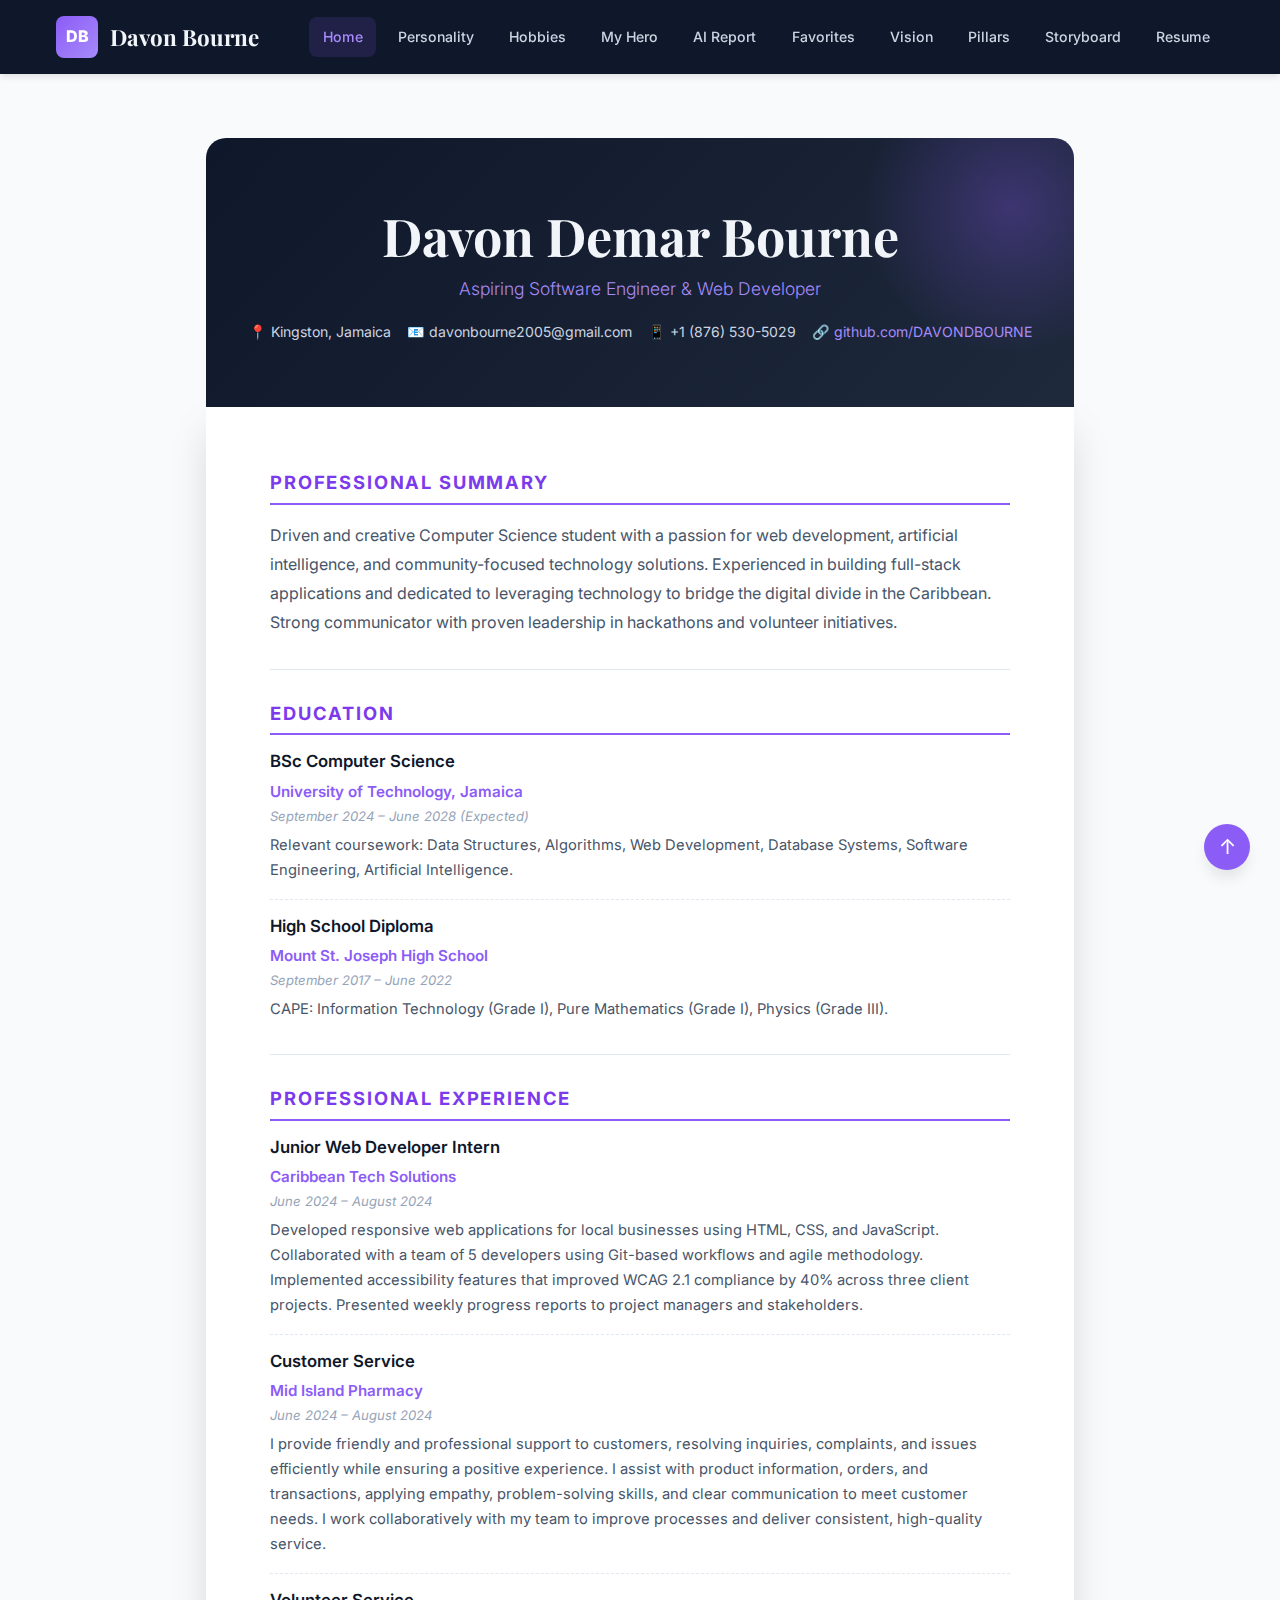
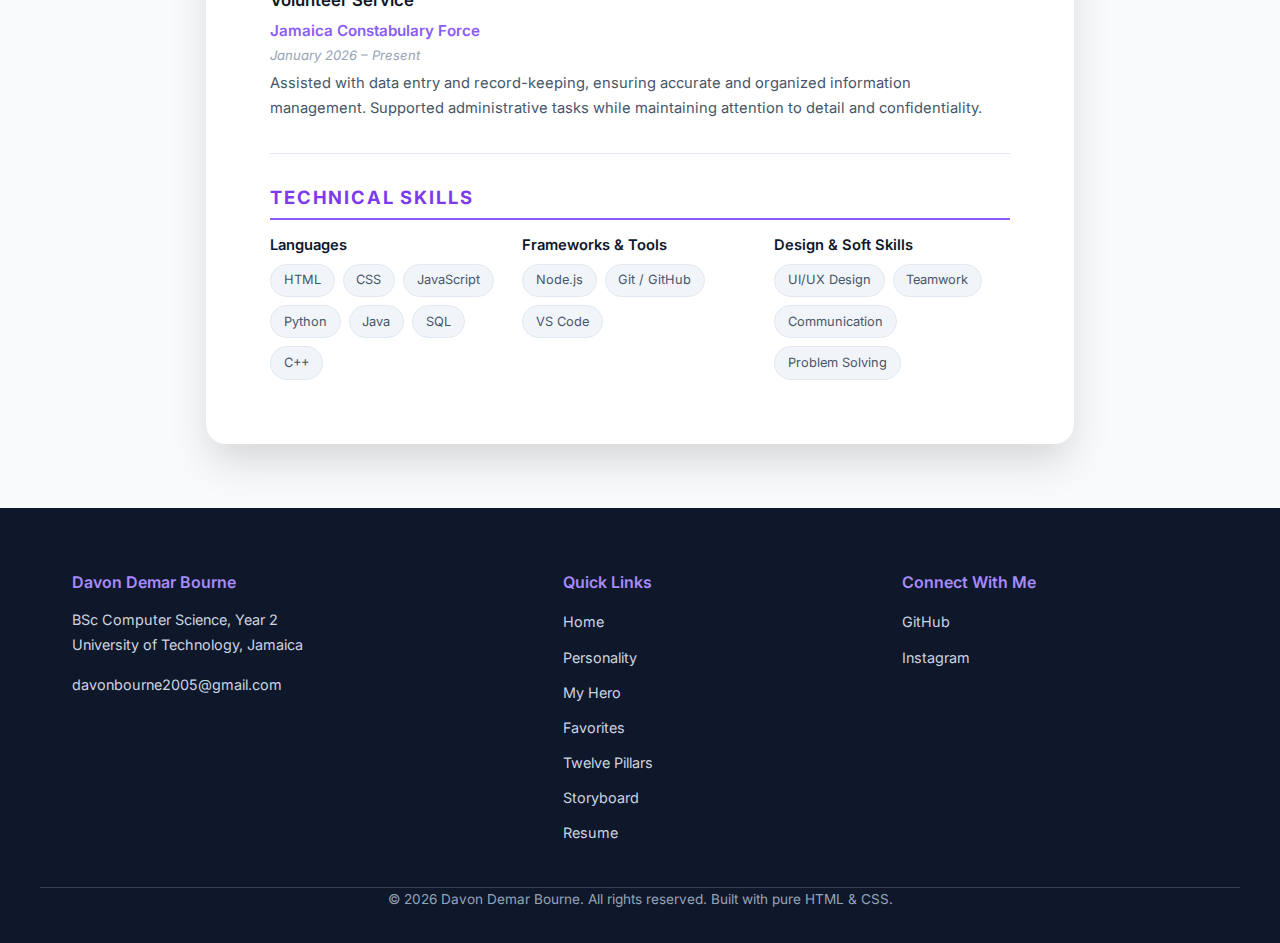
<file: resume.html>
<!DOCTYPE html>
<html lang="en">
<head>
    <meta charset="UTF-8">
    <meta name="viewport" content="width=device-width, initial-scale=1.0">
    <meta name="description" content="Curriculum Vitae of Davon Demar Bourne — Aspiring Software Engineer.">
    <title>Resume | Davon Demar Bourne</title>
    <link rel="stylesheet" href="style.css">
</head>
<body>

    <!-- ============ HEADER & NAVIGATION ============ -->
    <header id="site-header">
        <div class="header-inner">
            <a href="index.html" class="logo">
                <div class="logo-icon">DB</div>
                <span>Davon Bourne</span>
            </a>
            <input type="checkbox" id="nav-toggle" class="nav-toggle">
            <label for="nav-toggle" class="nav-toggle-label" aria-label="Toggle navigation menu">
                <span></span>
            </label>
            <nav aria-label="Main navigation">
                <ul class="nav-links">
                    <li><a href="index.html#hero" class="active">Home</a></li>
                    <li><a href="index.html#personality">Personality</a></li>
                    <li><a href="index.html#about">Hobbies</a></li>
                    <li><a href="index.html#my-hero">My Hero</a></li>
                    <li><a href="index.html#ai-report">AI Report</a></li>
                    <li><a href="index.html#favorites">Favorites</a></li>
                    <li><a href="index.html#vision-mission">Vision</a></li>
                    <li><a href="index.html#twelve-pillars">Pillars</a></li>
                    <li><a href="storyboard.html">Storyboard</a></li>
                    <li><a href="resume.html">Resume</a></li>
                </ul>
            </nav>
        </div>
    </header>

    <!-- ============ MAIN CONTENT ============ -->
    <main>
        <div class="resume-container">

            <!-- Resume Header -->
            <div class="resume-header-block">
                <h1>Davon Demar Bourne</h1>
                <p class="resume-title">Aspiring Software Engineer &amp; Web Developer</p>
                <div class="contact-info">
                    <span>📍 Kingston, Jamaica</span>
                    <span>📧 davonbourne2005@gmail.com</span>
                    <span>📱 +1 (876) 530-5029</span>
                    <span>🔗 <a href="https://github.com/DAVONDBOURNE" target="_blank" rel="noopener noreferrer" style="color: var(--accent-light);">github.com/DAVONDBOURNE</a></span>
                </div>
            </div>

            <!-- Resume Body -->
            <div class="resume-body">

                <!-- Professional Summary -->
                <div class="resume-section">
                    <h2>Professional Summary</h2>
                    <p>
                        Driven and creative Computer Science student with a passion for web development,
                        artificial intelligence, and community-focused technology solutions. Experienced
                        in building full-stack applications and dedicated to leveraging technology to bridge
                        the digital divide in the Caribbean. Strong communicator with proven leadership in
                        hackathons and volunteer initiatives.
                    </p>
                </div>

                <!-- Education -->
                <div class="resume-section">
                    <h2>Education</h2>
                    <div class="resume-item">
                        <h3>BSc Computer Science</h3>
                        <p class="company">University of Technology, Jamaica</p>
                        <span class="date">September 2024 – June 2028 (Expected)</span>
                        <p>
                            Relevant coursework: Data Structures, Algorithms, Web Development,
                            Database Systems, Software Engineering, Artificial Intelligence.
                        </p>
                    </div>
                    <div class="resume-item">
                        <h3>High School Diploma</h3>
                        <p class="company">Mount St. Joseph High School</p>
                        <span class="date">September 2017 – June 2022</span>
                        <p>
                            CAPE: Information Technology (Grade I), Pure Mathematics (Grade I),
                            Physics (Grade III). 
                        </p>
                    </div>
                </div>

                <!-- Work Experience -->
                <div class="resume-section">
                    <h2>Professional Experience</h2>
                    <div class="resume-item">
                        <h3>Junior Web Developer Intern</h3>
                        <p class="company">Caribbean Tech Solutions</p>
                        <span class="date">June 2024 – August 2024</span>
                        <p>
                            Developed responsive web applications for local businesses using HTML, CSS,
                            and JavaScript. Collaborated with a team of 5 developers using Git-based
                            workflows and agile methodology. Implemented accessibility features that
                            improved WCAG 2.1 compliance by 40% across three client projects. Presented
                            weekly progress reports to project managers and stakeholders.
                        </p>
                    </div>
                    <div class="resume-item">
                        <h3>Customer Service</h3>
                        <p class="company">Mid Island Pharmacy</p>
                        <span class="date">June 2024 – August 2024</span>
                        <p>
                            I provide friendly and professional support to customers, resolving inquiries, complaints, 
                            and issues efficiently while ensuring a positive experience. 
                            I assist with product information, orders, and transactions, applying empathy, problem-solving skills, 
                            and clear communication to meet customer needs. I work collaboratively with my team to improve processes and 
                            deliver consistent, high-quality service.
                        </p>
                    </div>
                    <div class="resume-item">
                        <h3>Volunteer Service</h3>
                        <p class="company">Jamaica Constabulary Force</p>
                        <span class="date">January 2026 – Present</span>
                        <p>
                            Assisted with data entry and record-keeping, ensuring accurate and organized information management. 
                            Supported administrative tasks while maintaining attention to detail and confidentiality.
                        </p>
                    </div>
                </div>


                <!-- Technical Skills -->
                <div class="resume-section">
                    <h2>Technical Skills</h2>
                    <div class="skills-grid">
                        <div class="skill-category">
                            <h4>Languages</h4>
                            <div class="skill-tags">
                                <span class="skill-tag">HTML</span>
                                <span class="skill-tag">CSS</span>
                                <span class="skill-tag">JavaScript</span>
                                <span class="skill-tag">Python</span>
                                <span class="skill-tag">Java</span>
                                <span class="skill-tag">SQL</span>
                                <span class="skill-tag">C++</span>
                            </div>
                        </div>
                        <div class="skill-category">
                            <h4>Frameworks &amp; Tools</h4>
                            <div class="skill-tags">
                                <span class="skill-tag">Node.js</span>
                                <span class="skill-tag">Git / GitHub</span>
                                <span class="skill-tag">VS Code</span>
                            </div>
                        </div>
                        <div class="skill-category">
                            <h4>Design &amp; Soft Skills</h4>
                            <div class="skill-tags">
                                <span class="skill-tag">UI/UX Design</span>
                                <span class="skill-tag">Teamwork</span>
                                <span class="skill-tag">Communication</span>
                                <span class="skill-tag">Problem Solving</span>
                            </div>
                        </div>
                    </div>
                </div>

               
            </div>
        </div>
    </main>

    <!-- ============ FOOTER ============ -->
    <footer id="site-footer">
        <div class="footer-content container">
            <div class="footer-section">
                <h4>Davon Demar Bourne</h4>
                <p>BSc Computer Science, Year 2</p>
                <p>University of Technology, Jamaica</p>
                <p class="mt-1">
                    <a href="mailto:davonbourne2005@gmail.com">davonbourne2005@gmail.com</a>
                </p>
            </div>
            <div class="footer-section">
                <h4>Quick Links</h4>
                <ul>
                    <li><a href="index.html#hero">Home</a></li>
                    <li><a href="index.html#personality">Personality</a></li>
                    <li><a href="index.html#my-hero">My Hero</a></li>
                    <li><a href="index.html#favorites">Favorites</a></li>
                    <li><a href="index.html#twelve-pillars">Twelve Pillars</a></li>
                    <li><a href="storyboard.html">Storyboard</a></li>
                    <li><a href="resume.html">Resume</a></li>
                </ul>
            </div>
            <div class="footer-section">
                <h4>Connect With Me</h4>
                <ul>
                    <li><a href="https://github.com/DAVONDBOURNE" target="_blank" rel="noopener noreferrer">GitHub</a></li>
                    <li><a href="https://www.instagram.com/loaded_von?igsh=YTY3MW0wbnhpbWdy&utm_source=qr" target="_blank" rel="noopener noreferrer">Instagram</a></li>
                </ul>
            </div>
        </div>
        <div class="footer-bottom container">
            <p>© 2026 Davon Demar Bourne. All rights reserved. Built with pure HTML &amp; CSS.</p>
        </div>
    </footer>

    <!-- Back to Top -->
    <a href="#site-header" class="back-to-top" title="Back to top">↑</a>

</body>
</html>
</file>
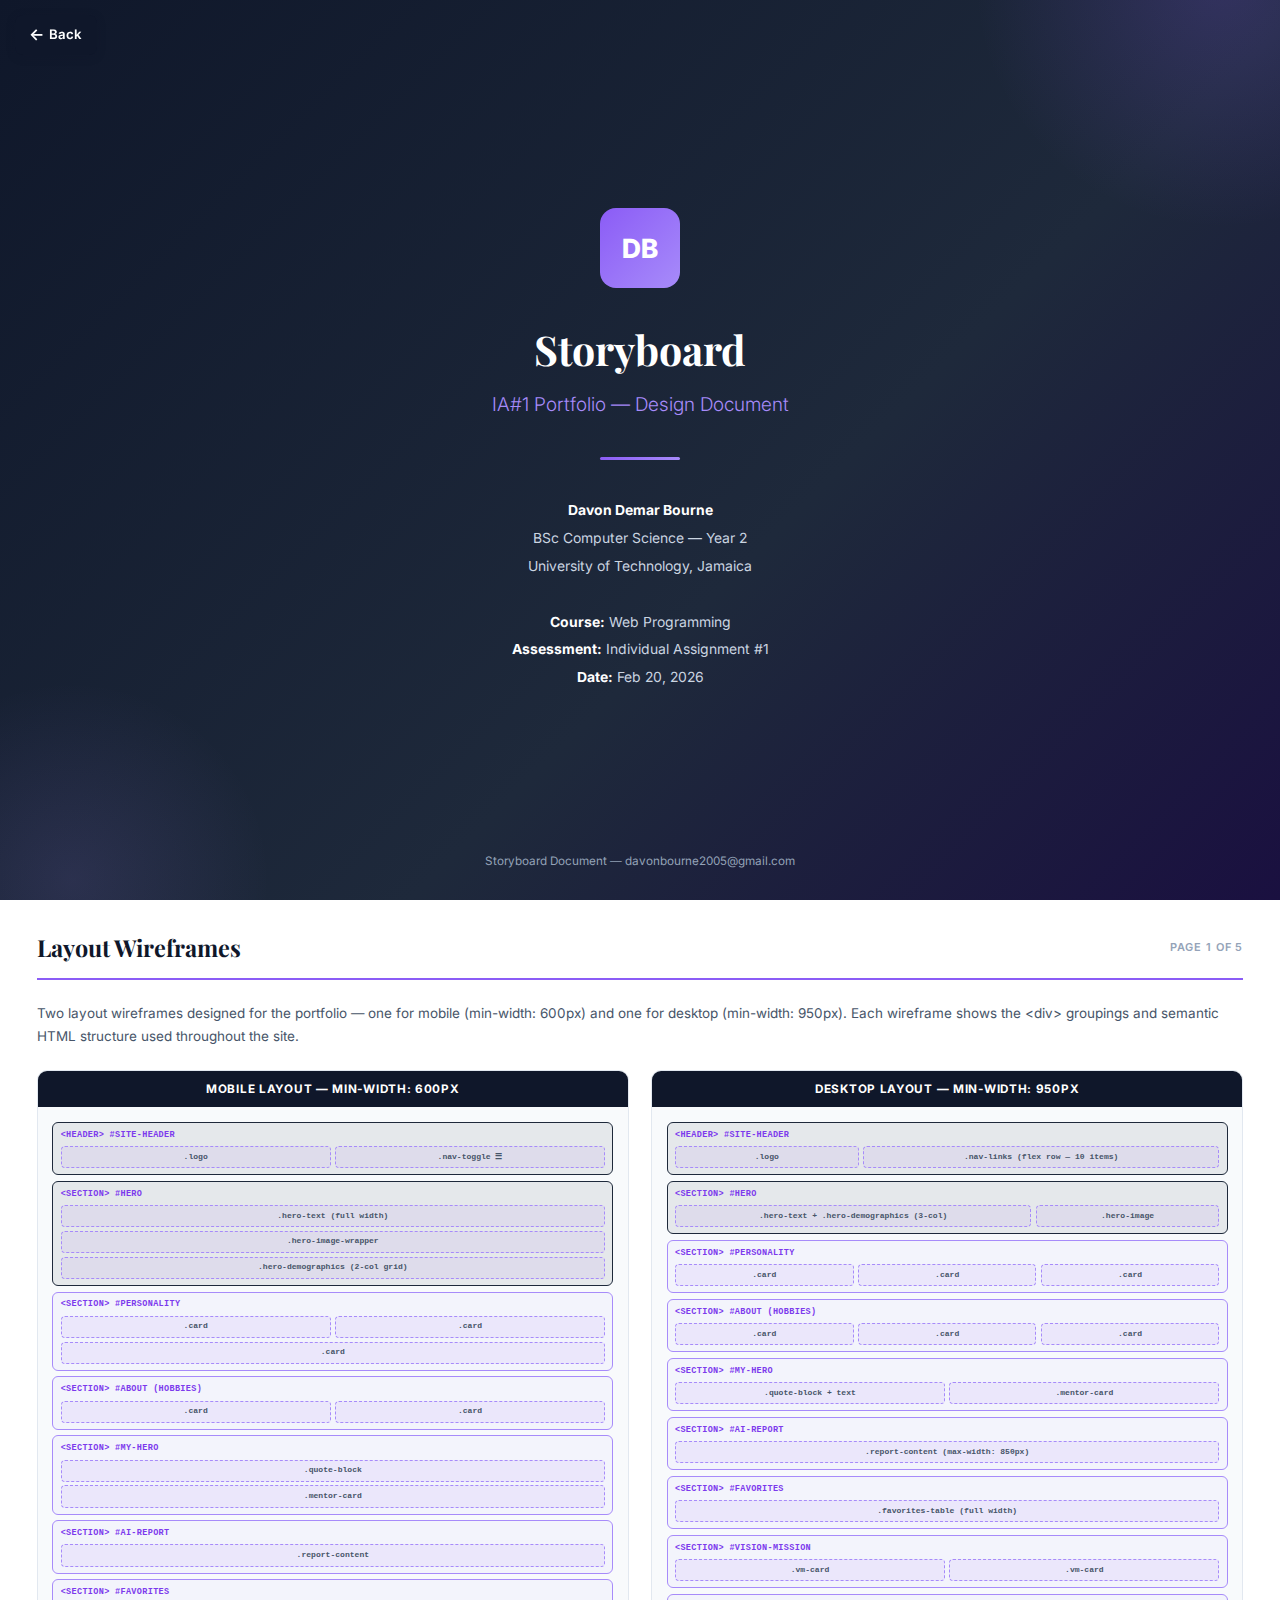
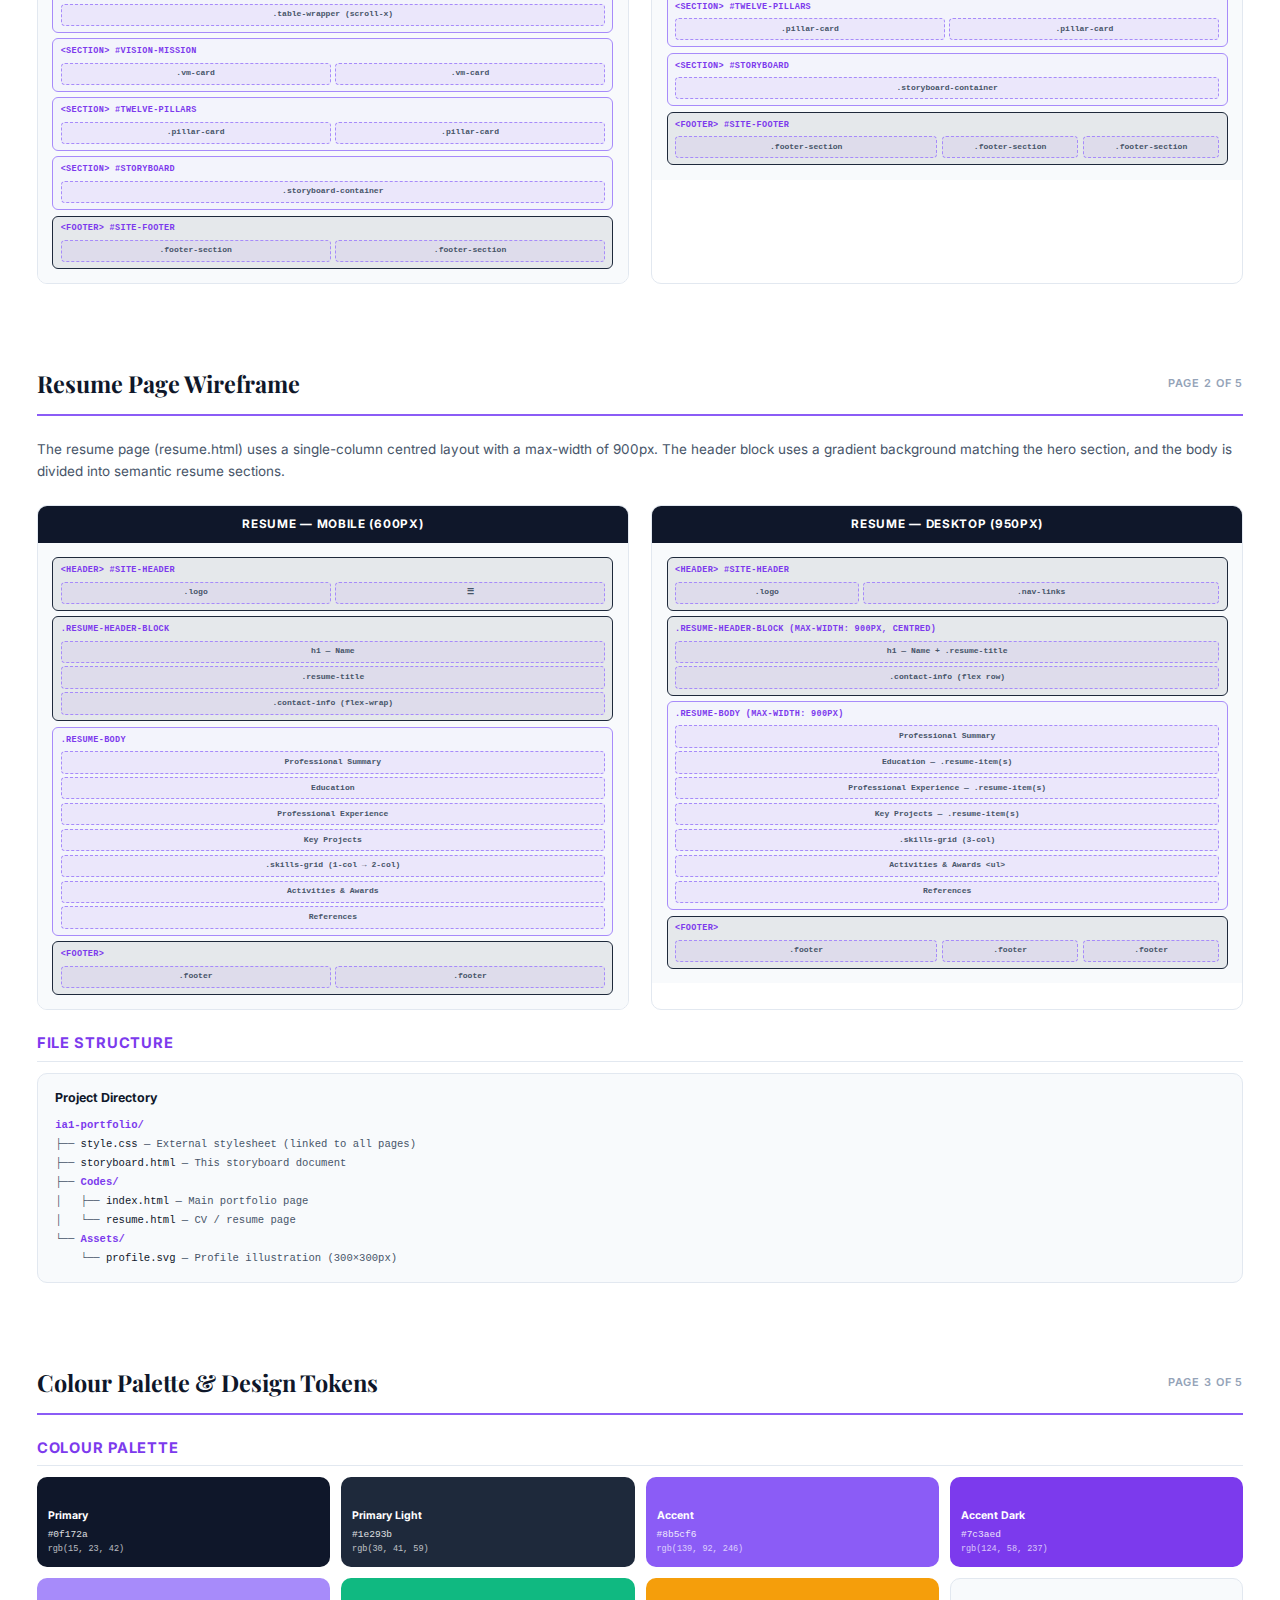
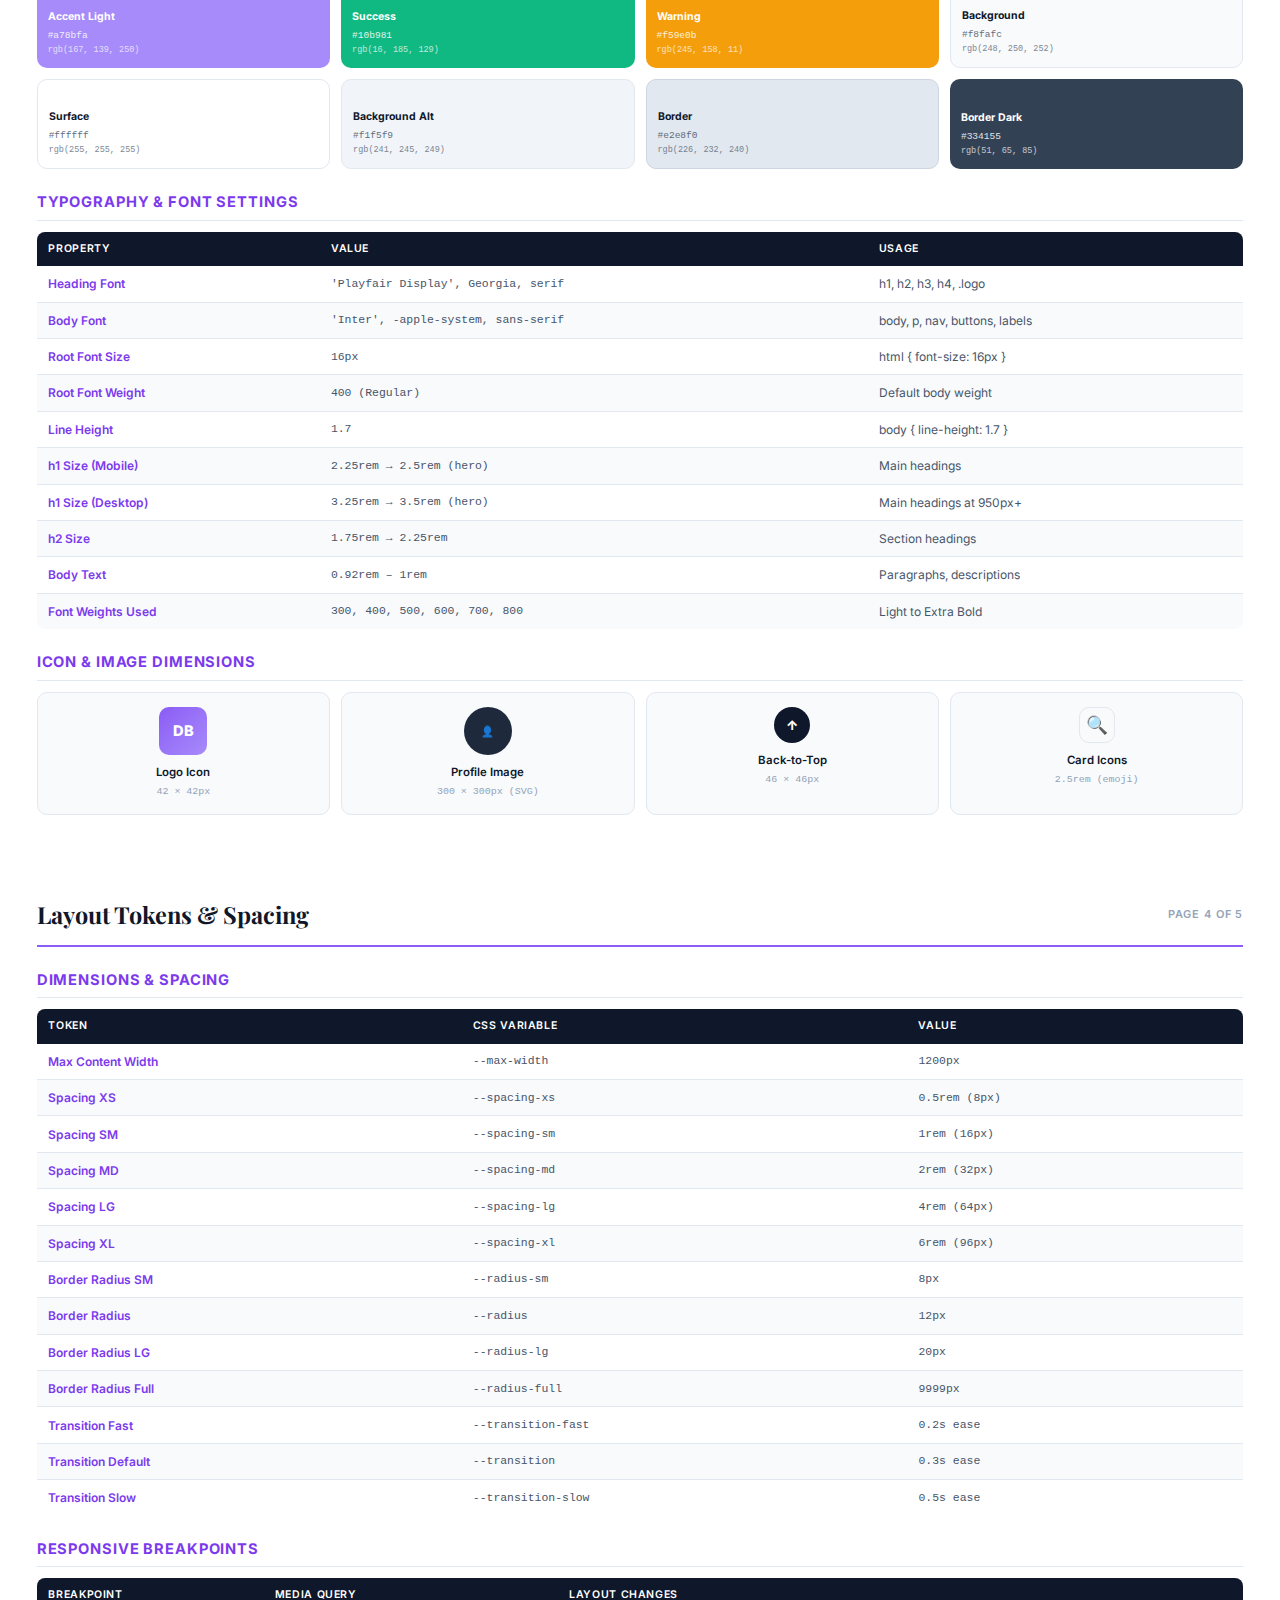
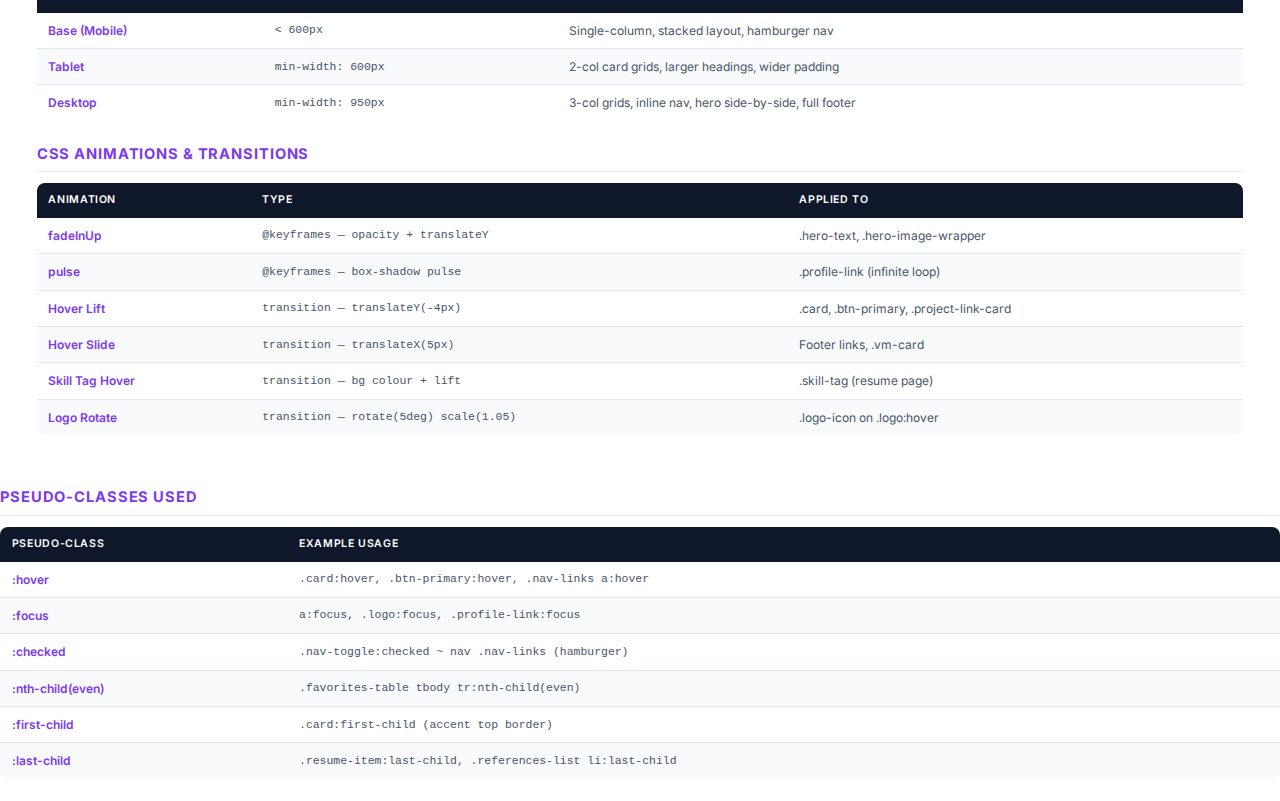
<file: storyboard.html>
<!DOCTYPE html>
<html lang="en">
<head>
    <meta charset="UTF-8">
    <meta name="viewport" content="width=device-width, initial-scale=1.0">
    <title>Storyboard — Davon Demar Bourne | IA#1 Portfolio</title>
    <link href="https://fonts.googleapis.com/css2?family=Inter:wght@300;400;500;600;700;800&family=Playfair+Display:ital,wght@0,400;0,700;1,400&display=swap" rel="stylesheet">
    <style>
        /* ============ STORYBOARD STYLES ============ */
        :root {
            --primary: #0f172a;
            --primary-light: #1e293b;
            --accent: #8b5cf6;
            --accent-dark: #7c3aed;
            --accent-light: #a78bfa;
            --success: #10b981;
            --warning: #f59e0b;
            --bg: #ffffff;
            --bg-alt: #f8fafc;
            --text: #0f172a;
            --text-secondary: #475569;
            --text-muted: #94a3b8;
            --border: #e2e8f0;
            --font-body: 'Inter', -apple-system, BlinkMacSystemFont, sans-serif;
            --font-heading: 'Playfair Display', Georgia, serif;
        }

        *, *::before, *::after {
            margin: 0;
            padding: 0;
            box-sizing: border-box;
        }

        html {
            font-size: 11pt;
        }

        body {
            font-family: var(--font-body);
            color: var(--text);
            background: var(--bg);
            line-height: 1.6;
            padding: 0;
            margin: 0;
        }

        /* ===== COVER PAGE ===== */
        .cover-page {
            display: flex;
            flex-direction: column;
            justify-content: center;
            align-items: center;
            min-height: 100vh;
            background: linear-gradient(135deg, var(--primary) 0%, var(--primary-light) 60%, #1a1040 100%);
            color: white;
            text-align: center;
            padding: 3rem 2rem;
            position: relative;
            overflow: hidden;
            page-break-after: always;
        }

        .cover-page::before {
            content: '';
            position: absolute;
            top: -30%;
            right: -15%;
            width: 500px;
            height: 500px;
            background: radial-gradient(circle, rgba(139, 92, 246, 0.2) 0%, transparent 70%);
            border-radius: 50%;
        }

        .cover-page::after {
            content: '';
            position: absolute;
            bottom: -20%;
            left: -10%;
            width: 400px;
            height: 400px;
            background: radial-gradient(circle, rgba(167, 139, 250, 0.12) 0%, transparent 70%);
            border-radius: 50%;
        }

        .cover-logo {
            width: 80px;
            height: 80px;
            background: linear-gradient(135deg, var(--accent), var(--accent-light));
            border-radius: 16px;
            display: flex;
            align-items: center;
            justify-content: center;
            font-size: 1.8rem;
            font-weight: 800;
            color: white;
            margin-bottom: 2rem;
            position: relative;
            z-index: 1;
        }

        .cover-page h1 {
            font-family: var(--font-heading);
            font-size: 2.8rem;
            font-weight: 700;
            margin-bottom: 0.5rem;
            position: relative;
            z-index: 1;
        }

        .cover-subtitle {
            font-size: 1.3rem;
            font-weight: 300;
            color: var(--accent-light);
            margin-bottom: 2.5rem;
            position: relative;
            z-index: 1;
        }

        .cover-divider {
            width: 80px;
            height: 3px;
            background: linear-gradient(to right, var(--accent), var(--accent-light));
            border-radius: 2px;
            margin-bottom: 2.5rem;
            position: relative;
            z-index: 1;
        }

        .cover-details {
            position: relative;
            z-index: 1;
            font-size: 0.95rem;
            line-height: 2;
            color: #cbd5e1;
        }

        .cover-details strong {
            color: white;
        }

        .cover-footer {
            position: absolute;
            bottom: 2rem;
            font-size: 0.8rem;
            color: var(--text-muted);
            z-index: 1;
        }

        /* ===== PAGE LAYOUT ===== */
        .page {
            padding: 2rem 2.5rem;
            page-break-after: always;
            min-height: 100vh;
        }

        .page:last-child {
            page-break-after: auto;
        }

        .page-header {
            display: flex;
            justify-content: space-between;
            align-items: center;
            padding-bottom: 0.75rem;
            border-bottom: 2px solid var(--accent);
            margin-bottom: 1.5rem;
        }

        .page-header h2 {
            font-family: var(--font-heading);
            font-size: 1.6rem;
            font-weight: 700;
            color: var(--primary);
        }

        .page-number {
            font-size: 0.75rem;
            color: var(--text-muted);
            font-weight: 600;
            text-transform: uppercase;
            letter-spacing: 0.08em;
        }

        .page-intro {
            color: var(--text-secondary);
            margin-bottom: 1.5rem;
            font-size: 0.92rem;
            line-height: 1.7;
        }

        /* ===== WIREFRAME STYLES ===== */
        .wireframe-row {
            display: flex;
            gap: 1.5rem;
            margin-bottom: 1.5rem;
        }

        .wireframe-panel {
            flex: 1;
            border: 1px solid var(--border);
            border-radius: 10px;
            overflow: hidden;
        }

        .wireframe-panel-title {
            background: var(--primary);
            color: white;
            padding: 0.6rem 1rem;
            font-size: 0.8rem;
            font-weight: 700;
            text-align: center;
            text-transform: uppercase;
            letter-spacing: 0.06em;
        }

        .wireframe-panel-body {
            padding: 1rem;
            background: var(--bg-alt);
        }

        .wf {
            border: 1.5px solid var(--accent-light);
            border-radius: 6px;
            padding: 0.4rem 0.5rem;
            margin-bottom: 0.4rem;
            background: rgba(139, 92, 246, 0.04);
            font-size: 0.62rem;
            font-family: 'Courier New', monospace;
            color: var(--accent-dark);
            font-weight: 600;
        }

        .wf:last-child {
            margin-bottom: 0;
        }

        .wf-dark {
            background: rgba(15, 23, 42, 0.08);
            border-color: var(--primary-light);
        }

        .wf-label {
            display: block;
            font-size: 0.58rem;
            font-weight: 700;
            color: var(--accent-dark);
            margin-bottom: 0.25rem;
            text-transform: uppercase;
            letter-spacing: 0.04em;
        }

        .wf-flex {
            display: flex;
            gap: 0.3rem;
        }

        .wf-box {
            flex: 1;
            background: rgba(139, 92, 246, 0.08);
            border: 1px dashed var(--accent-light);
            border-radius: 4px;
            padding: 0.25rem 0.3rem;
            font-size: 0.55rem;
            color: var(--text-secondary);
            text-align: center;
            min-height: 22px;
            display: flex;
            align-items: center;
            justify-content: center;
            font-family: 'Courier New', monospace;
        }

        .wf-box-wide {
            flex: 2;
        }

        .wf-col {
            display: flex;
            flex-direction: column;
            gap: 0.25rem;
        }

        .wf-spacer {
            min-height: 35px;
        }

        .wireframe-annotation {
            font-size: 0.72rem;
            color: var(--text-secondary);
            margin-top: 1rem;
            line-height: 1.6;
            background: white;
            padding: 0.75rem 1rem;
            border-radius: 8px;
            border-left: 3px solid var(--accent);
        }

        .wireframe-annotation strong {
            color: var(--accent-dark);
        }

        /* ===== COLOUR PALETTE ===== */
        .palette-grid {
            display: grid;
            grid-template-columns: repeat(4, 1fr);
            gap: 0.75rem;
            margin-bottom: 1.5rem;
        }

        .swatch {
            border-radius: 10px;
            padding: 1.2rem 0.75rem 0.75rem;
            color: white;
            display: flex;
            flex-direction: column;
            justify-content: flex-end;
            min-height: 90px;
        }

        .swatch-name {
            font-weight: 700;
            font-size: 0.72rem;
            margin-bottom: 0.15rem;
        }

        .swatch-hex {
            font-size: 0.65rem;
            opacity: 0.85;
            font-family: 'Courier New', monospace;
        }

        .swatch-rgb {
            font-size: 0.58rem;
            opacity: 0.7;
            font-family: 'Courier New', monospace;
        }

        .swatch-light {
            color: var(--text) !important;
        }

        .swatch-light .swatch-hex,
        .swatch-light .swatch-rgb {
            color: var(--text-secondary);
        }

        /* ===== TOKENS TABLE ===== */
        .tokens-table {
            width: 100%;
            border-collapse: separate;
            border-spacing: 0;
            margin-bottom: 1.5rem;
            font-size: 0.82rem;
        }

        .tokens-table thead {
            background: var(--primary);
            color: white;
        }

        .tokens-table th {
            padding: 0.6rem 0.8rem;
            text-align: left;
            font-weight: 600;
            font-size: 0.72rem;
            text-transform: uppercase;
            letter-spacing: 0.06em;
        }

        .tokens-table th:first-child {
            border-radius: 8px 0 0 0;
        }

        .tokens-table th:last-child {
            border-radius: 0 8px 0 0;
        }

        .tokens-table td {
            padding: 0.55rem 0.8rem;
            border-bottom: 1px solid var(--border);
            color: var(--text-secondary);
        }

        .tokens-table tbody tr:last-child td {
            border-bottom: none;
        }

        .tokens-table tbody tr:last-child td:first-child {
            border-radius: 0 0 0 8px;
        }

        .tokens-table tbody tr:last-child td:last-child {
            border-radius: 0 0 8px 0;
        }

        .tokens-table tbody tr:nth-child(even) {
            background: var(--bg-alt);
        }

        .tokens-table .token-label {
            font-weight: 600;
            color: var(--accent-dark);
        }

        .tokens-table .token-val {
            font-family: 'Courier New', monospace;
            font-size: 0.78rem;
        }

        /* ===== ICON DIMENSIONS ===== */
        .icon-grid {
            display: grid;
            grid-template-columns: repeat(4, 1fr);
            gap: 0.75rem;
            margin-bottom: 1.5rem;
        }

        .icon-card {
            border: 1px solid var(--border);
            border-radius: 10px;
            padding: 1rem;
            text-align: center;
            background: var(--bg-alt);
        }

        .icon-preview {
            width: 48px;
            height: 48px;
            margin: 0 auto 0.5rem;
            display: flex;
            align-items: center;
            justify-content: center;
            background: linear-gradient(135deg, var(--accent), var(--accent-light));
            border-radius: 10px;
            color: white;
            font-size: 1rem;
            font-weight: 800;
        }

        .icon-preview-circle {
            border-radius: 50%;
            background: var(--primary);
        }

        .icon-preview-small {
            width: 36px;
            height: 36px;
            font-size: 0.9rem;
        }

        .icon-card-name {
            font-weight: 600;
            font-size: 0.78rem;
            color: var(--text);
            margin-bottom: 0.2rem;
        }

        .icon-card-dim {
            font-size: 0.68rem;
            color: var(--text-muted);
            font-family: 'Courier New', monospace;
        }

        /* ===== PROJECT LINKS ===== */
        .link-cards {
            display: grid;
            grid-template-columns: 1fr 1fr;
            gap: 1rem;
            margin-bottom: 1.5rem;
        }

        .link-card {
            border: 1.5px solid var(--border);
            border-radius: 10px;
            padding: 1.2rem;
            background: var(--bg-alt);
        }

        .link-card-icon {
            font-size: 1.5rem;
            margin-bottom: 0.4rem;
        }

        .link-card h4 {
            font-family: var(--font-body);
            font-size: 0.95rem;
            color: var(--accent-dark);
            margin-bottom: 0.3rem;
        }

        .link-card p {
            font-size: 0.78rem;
            color: var(--text-secondary);
            line-height: 1.5;
        }

        .link-card .url {
            display: block;
            margin-top: 0.4rem;
            font-family: 'Courier New', monospace;
            font-size: 0.7rem;
            color: var(--accent);
            word-break: break-all;
        }

        /* ===== REFERENCES ===== */
        .references-list {
            list-style: none;
            padding: 0;
        }

        .references-list li {
            padding: 0.6rem 0;
            border-bottom: 1px solid var(--border);
            font-size: 0.82rem;
            color: var(--text-secondary);
            line-height: 1.7;
            padding-left: 2rem;
            text-indent: -2rem;
        }

        .references-list li:last-child {
            border-bottom: none;
        }

        .references-list a {
            color: var(--accent);
            text-decoration: none;
            word-break: break-all;
        }

        /* ===== SECTION HEADING INSIDE PAGE ===== */
        .section-heading {
            font-family: var(--font-body);
            font-size: 1rem;
            font-weight: 700;
            color: var(--accent-dark);
            margin-bottom: 0.75rem;
            margin-top: 1.5rem;
            padding-bottom: 0.35rem;
            border-bottom: 1px solid var(--border);
            text-transform: uppercase;
            letter-spacing: 0.06em;
        }

        .section-heading:first-of-type {
            margin-top: 0;
        }

        /* ===== SITEMAP ===== */
        .sitemap {
            background: var(--bg-alt);
            border: 1px solid var(--border);
            border-radius: 10px;
            padding: 1rem 1.2rem;
            margin-bottom: 1.5rem;
        }

        .sitemap h4 {
            font-family: var(--font-body);
            font-size: 0.85rem;
            font-weight: 700;
            color: var(--text);
            margin-bottom: 0.5rem;
        }

        .sitemap-tree {
            font-family: 'Courier New', monospace;
            font-size: 0.72rem;
            color: var(--text-secondary);
            line-height: 1.8;
        }

        .sitemap-tree .folder {
            color: var(--accent-dark);
            font-weight: 700;
        }

        .sitemap-tree .file {
            color: var(--text);
        }

        /* ===== PRINT STYLES ===== */
        @media print {
            html {
                font-size: 10pt;
            }

            body {
                background: white;
            }

            .cover-page {
                min-height: 100vh;
                -webkit-print-color-adjust: exact;
                print-color-adjust: exact;
            }

            .page {
                padding: 1.5cm 2cm;
                page-break-after: always;
            }

            .page:last-child {
                page-break-after: auto;
            }

            .swatch,
            .wireframe-panel-title,
            .tokens-table thead,
            .icon-preview {
                -webkit-print-color-adjust: exact;
                print-color-adjust: exact;
            }

            .no-break {
                page-break-inside: avoid;
            }
        }

        /* Back to portfolio button (hidden when printing) */
        .storyboard-back {
            position: fixed;
            top: 1rem;
            left: 1rem;
            z-index: 1000;
            display: inline-flex;
            align-items: center;
            gap: 0.35rem;
            padding: 0.5rem 1rem;
            background: var(--primary);
            color: white;
            text-decoration: none;
            font-size: 0.9rem;
            font-weight: 600;
            border-radius: 8px;
            box-shadow: 0 2px 8px rgba(15, 23, 42, 0.3);
            transition: background 0.2s, transform 0.15s;
        }
        .storyboard-back:hover {
            background: var(--primary-light);
            color: white;
            transform: translateX(-2px);
        }
        .storyboard-back::before {
            content: '←';
            font-size: 1.1rem;
        }
        @media print {
            .storyboard-back { display: none !important; }
        }

        @page {
            size: A4;
            margin: 0;
        }
    </style>
</head>
<body>

    <a href="index.html" class="storyboard-back" title="Back to portfolio">Back</a>

    <!-- ===== PAGE 1: COVER ===== -->
    <div class="cover-page">
        <div class="cover-logo">DB</div>
        <h1>Storyboard</h1>
        <p class="cover-subtitle">IA#1 Portfolio — Design Document</p>
        <div class="cover-divider"></div>
        <div class="cover-details">
            <strong>Davon Demar Bourne</strong><br>
            BSc Computer Science — Year 2<br>
            University of Technology, Jamaica<br><br>
            <strong>Course:</strong> Web Programming<br>
            <strong>Assessment:</strong> Individual Assignment #1<br>
            <strong>Date:</strong> Feb 20, 2026
        </div>
        <div class="cover-footer">
            Storyboard Document — davonbourne2005@gmail.com
        </div>
    </div>

    <!-- ===== PAGE 2: WIREFRAME LAYOUTS ===== -->
    <div class="page">
        <div class="page-header">
            <h2>Layout Wireframes</h2>
            <span class="page-number">Page 1 of 5</span>
        </div>
        <p class="page-intro">
            Two layout wireframes designed for the portfolio — one for mobile (min-width: 600px) and one for desktop (min-width: 950px). Each wireframe shows the &lt;div&gt; groupings and semantic HTML structure used throughout the site.
        </p>

        <div class="wireframe-row">
            <!-- Mobile Wireframe -->
            <div class="wireframe-panel">
                <div class="wireframe-panel-title">Mobile Layout — min-width: 600px</div>
                <div class="wireframe-panel-body">
                    <div class="wf wf-dark">
                        <span class="wf-label">&lt;header&gt; #site-header</span>
                        <div class="wf-flex">
                            <div class="wf-box">.logo</div>
                            <div class="wf-box">.nav-toggle ☰</div>
                        </div>
                    </div>
                    <div class="wf wf-dark wf-spacer">
                        <span class="wf-label">&lt;section&gt; #hero</span>
                        <div class="wf-col">
                            <div class="wf-box">.hero-text (full width)</div>
                            <div class="wf-box">.hero-image-wrapper</div>
                            <div class="wf-box">.hero-demographics (2-col grid)</div>
                        </div>
                    </div>
                    <div class="wf">
                        <span class="wf-label">&lt;section&gt; #personality</span>
                        <div class="wf-flex">
                            <div class="wf-box">.card</div>
                            <div class="wf-box">.card</div>
                        </div>
                        <div class="wf-flex" style="margin-top:0.25rem;">
                            <div class="wf-box">.card</div>
                        </div>
                    </div>
                    <div class="wf">
                        <span class="wf-label">&lt;section&gt; #about (hobbies)</span>
                        <div class="wf-flex">
                            <div class="wf-box">.card</div>
                            <div class="wf-box">.card</div>
                        </div>
                    </div>
                    <div class="wf">
                        <span class="wf-label">&lt;section&gt; #my-hero</span>
                        <div class="wf-col">
                            <div class="wf-box">.quote-block</div>
                            <div class="wf-box">.mentor-card</div>
                        </div>
                    </div>
                    <div class="wf">
                        <span class="wf-label">&lt;section&gt; #ai-report</span>
                        <div class="wf-box">.report-content</div>
                    </div>
                    <div class="wf">
                        <span class="wf-label">&lt;section&gt; #favorites</span>
                        <div class="wf-box">.table-wrapper (scroll-x)</div>
                    </div>
                    <div class="wf">
                        <span class="wf-label">&lt;section&gt; #vision-mission</span>
                        <div class="wf-flex">
                            <div class="wf-box">.vm-card</div>
                            <div class="wf-box">.vm-card</div>
                        </div>
                    </div>
                    <div class="wf">
                        <span class="wf-label">&lt;section&gt; #twelve-pillars</span>
                        <div class="wf-flex">
                            <div class="wf-box">.pillar-card</div>
                            <div class="wf-box">.pillar-card</div>
                        </div>
                    </div>
                    <div class="wf">
                        <span class="wf-label">&lt;section&gt; #storyboard</span>
                        <div class="wf-box">.storyboard-container</div>
                    </div>
                    <div class="wf wf-dark">
                        <span class="wf-label">&lt;footer&gt; #site-footer</span>
                        <div class="wf-flex">
                            <div class="wf-box">.footer-section</div>
                            <div class="wf-box">.footer-section</div>
                        </div>
                    </div>
                </div>
            </div>

            <!-- Desktop Wireframe -->
            <div class="wireframe-panel">
                <div class="wireframe-panel-title">Desktop Layout — min-width: 950px</div>
                <div class="wireframe-panel-body">
                    <div class="wf wf-dark">
                        <span class="wf-label">&lt;header&gt; #site-header</span>
                        <div class="wf-flex">
                            <div class="wf-box">.logo</div>
                            <div class="wf-box wf-box-wide">.nav-links (flex row — 10 items)</div>
                        </div>
                    </div>
                    <div class="wf wf-dark wf-spacer">
                        <span class="wf-label">&lt;section&gt; #hero</span>
                        <div class="wf-flex">
                            <div class="wf-box wf-box-wide">.hero-text + .hero-demographics (3-col)</div>
                            <div class="wf-box">.hero-image</div>
                        </div>
                    </div>
                    <div class="wf">
                        <span class="wf-label">&lt;section&gt; #personality</span>
                        <div class="wf-flex">
                            <div class="wf-box">.card</div>
                            <div class="wf-box">.card</div>
                            <div class="wf-box">.card</div>
                        </div>
                    </div>
                    <div class="wf">
                        <span class="wf-label">&lt;section&gt; #about (hobbies)</span>
                        <div class="wf-flex">
                            <div class="wf-box">.card</div>
                            <div class="wf-box">.card</div>
                            <div class="wf-box">.card</div>
                        </div>
                    </div>
                    <div class="wf">
                        <span class="wf-label">&lt;section&gt; #my-hero</span>
                        <div class="wf-flex">
                            <div class="wf-box">.quote-block + text</div>
                            <div class="wf-box">.mentor-card</div>
                        </div>
                    </div>
                    <div class="wf">
                        <span class="wf-label">&lt;section&gt; #ai-report</span>
                        <div class="wf-box">.report-content (max-width: 850px)</div>
                    </div>
                    <div class="wf">
                        <span class="wf-label">&lt;section&gt; #favorites</span>
                        <div class="wf-box">.favorites-table (full width)</div>
                    </div>
                    <div class="wf">
                        <span class="wf-label">&lt;section&gt; #vision-mission</span>
                        <div class="wf-flex">
                            <div class="wf-box">.vm-card</div>
                            <div class="wf-box">.vm-card</div>
                        </div>
                    </div>
                    <div class="wf">
                        <span class="wf-label">&lt;section&gt; #twelve-pillars</span>
                        <div class="wf-flex">
                            <div class="wf-box">.pillar-card</div>
                            <div class="wf-box">.pillar-card</div>
                        </div>
                    </div>
                    <div class="wf">
                        <span class="wf-label">&lt;section&gt; #storyboard</span>
                        <div class="wf-box">.storyboard-container</div>
                    </div>
                    <div class="wf wf-dark">
                        <span class="wf-label">&lt;footer&gt; #site-footer</span>
                        <div class="wf-flex">
                            <div class="wf-box wf-box-wide">.footer-section</div>
                            <div class="wf-box">.footer-section</div>
                            <div class="wf-box">.footer-section</div>
                        </div>
                    </div>
                </div>
            </div>
        </div>

        
    </div>

    <!-- ===== PAGE 3: WIREFRAME — RESUME PAGE ===== -->
    <div class="page">
        <div class="page-header">
            <h2>Resume Page Wireframe</h2>
            <span class="page-number">Page 2 of 5</span>
        </div>
        <p class="page-intro">
            The resume page (resume.html) uses a single-column centred layout with a max-width of 900px. The header block uses a gradient background matching the hero section, and the body is divided into semantic resume sections.
        </p>

        <div class="wireframe-row">
            <!-- Mobile Resume -->
            <div class="wireframe-panel">
                <div class="wireframe-panel-title">Resume — Mobile (600px)</div>
                <div class="wireframe-panel-body">
                    <div class="wf wf-dark">
                        <span class="wf-label">&lt;header&gt; #site-header</span>
                        <div class="wf-flex">
                            <div class="wf-box">.logo</div>
                            <div class="wf-box">☰</div>
                        </div>
                    </div>
                    <div class="wf wf-dark" style="min-height: 50px;">
                        <span class="wf-label">.resume-header-block</span>
                        <div class="wf-col">
                            <div class="wf-box">h1 — Name</div>
                            <div class="wf-box">.resume-title</div>
                            <div class="wf-box">.contact-info (flex-wrap)</div>
                        </div>
                    </div>
                    <div class="wf">
                        <span class="wf-label">.resume-body</span>
                        <div class="wf-col">
                            <div class="wf-box">Professional Summary</div>
                            <div class="wf-box">Education</div>
                            <div class="wf-box">Professional Experience</div>
                            <div class="wf-box">Key Projects</div>
                            <div class="wf-box">.skills-grid (1-col → 2-col)</div>
                            <div class="wf-box">Activities & Awards</div>
                            <div class="wf-box">References</div>
                        </div>
                    </div>
                    <div class="wf wf-dark">
                        <span class="wf-label">&lt;footer&gt;</span>
                        <div class="wf-flex">
                            <div class="wf-box">.footer</div>
                            <div class="wf-box">.footer</div>
                        </div>
                    </div>
                </div>
            </div>

            <!-- Desktop Resume -->
            <div class="wireframe-panel">
                <div class="wireframe-panel-title">Resume — Desktop (950px)</div>
                <div class="wireframe-panel-body">
                    <div class="wf wf-dark">
                        <span class="wf-label">&lt;header&gt; #site-header</span>
                        <div class="wf-flex">
                            <div class="wf-box">.logo</div>
                            <div class="wf-box wf-box-wide">.nav-links</div>
                        </div>
                    </div>
                    <div class="wf wf-dark" style="min-height: 50px;">
                        <span class="wf-label">.resume-header-block (max-width: 900px, centred)</span>
                        <div class="wf-col">
                            <div class="wf-box">h1 — Name + .resume-title</div>
                            <div class="wf-box">.contact-info (flex row)</div>
                        </div>
                    </div>
                    <div class="wf">
                        <span class="wf-label">.resume-body (max-width: 900px)</span>
                        <div class="wf-col">
                            <div class="wf-box">Professional Summary</div>
                            <div class="wf-box">Education — .resume-item(s)</div>
                            <div class="wf-box">Professional Experience — .resume-item(s)</div>
                            <div class="wf-box">Key Projects — .resume-item(s)</div>
                            <div class="wf-box">.skills-grid (3-col)</div>
                            <div class="wf-box">Activities & Awards &lt;ul&gt;</div>
                            <div class="wf-box">References</div>
                        </div>
                    </div>
                    <div class="wf wf-dark">
                        <span class="wf-label">&lt;footer&gt;</span>
                        <div class="wf-flex">
                            <div class="wf-box wf-box-wide">.footer</div>
                            <div class="wf-box">.footer</div>
                            <div class="wf-box">.footer</div>
                        </div>
                    </div>
                </div>
            </div>
        </div>

        <!-- File Structure -->
        <h3 class="section-heading">File Structure</h3>
        <div class="sitemap">
            <h4>Project Directory</h4>
            <div class="sitemap-tree">
                <span class="folder">ia1-portfolio/</span><br>
                ├── <span class="file">style.css</span> — External stylesheet (linked to all pages)<br>
                ├── <span class="file">storyboard.html</span> — This storyboard document<br>
                ├── <span class="folder">Codes/</span><br>
                │&nbsp;&nbsp;&nbsp;├── <span class="file">index.html</span> — Main portfolio page<br>
                │&nbsp;&nbsp;&nbsp;└── <span class="file">resume.html</span> — CV / resume page<br>
                └── <span class="folder">Assets/</span><br>
                &nbsp;&nbsp;&nbsp;&nbsp;└── <span class="file">profile.svg</span> — Profile illustration (300×300px)
            </div>
        </div>

       
    </div>

    <!-- ===== PAGE 4: COLOUR PALETTE & DESIGN TOKENS ===== -->
    <div class="page">
        <div class="page-header">
            <h2>Colour Palette & Design Tokens</h2>
            <span class="page-number">Page 3 of 5</span>
        </div>

        <h3 class="section-heading">Colour Palette</h3>
        <div class="palette-grid">
            <div class="swatch" style="background-color: #0f172a;">
                <span class="swatch-name">Primary</span>
                <span class="swatch-hex">#0f172a</span>
                <span class="swatch-rgb">rgb(15, 23, 42)</span>
            </div>
            <div class="swatch" style="background-color: #1e293b;">
                <span class="swatch-name">Primary Light</span>
                <span class="swatch-hex">#1e293b</span>
                <span class="swatch-rgb">rgb(30, 41, 59)</span>
            </div>
            <div class="swatch" style="background-color: #8b5cf6;">
                <span class="swatch-name">Accent</span>
                <span class="swatch-hex">#8b5cf6</span>
                <span class="swatch-rgb">rgb(139, 92, 246)</span>
            </div>
            <div class="swatch" style="background-color: #7c3aed;">
                <span class="swatch-name">Accent Dark</span>
                <span class="swatch-hex">#7c3aed</span>
                <span class="swatch-rgb">rgb(124, 58, 237)</span>
            </div>
            <div class="swatch" style="background-color: #a78bfa;">
                <span class="swatch-name">Accent Light</span>
                <span class="swatch-hex">#a78bfa</span>
                <span class="swatch-rgb">rgb(167, 139, 250)</span>
            </div>
            <div class="swatch" style="background-color: #10b981;">
                <span class="swatch-name">Success</span>
                <span class="swatch-hex">#10b981</span>
                <span class="swatch-rgb">rgb(16, 185, 129)</span>
            </div>
            <div class="swatch" style="background-color: #f59e0b;">
                <span class="swatch-name">Warning</span>
                <span class="swatch-hex">#f59e0b</span>
                <span class="swatch-rgb">rgb(245, 158, 11)</span>
            </div>
            <div class="swatch swatch-light" style="background-color: #f8fafc; border: 1px solid #e2e8f0;">
                <span class="swatch-name">Background</span>
                <span class="swatch-hex">#f8fafc</span>
                <span class="swatch-rgb">rgb(248, 250, 252)</span>
            </div>
            <div class="swatch swatch-light" style="background-color: #ffffff; border: 1px solid #e2e8f0;">
                <span class="swatch-name">Surface</span>
                <span class="swatch-hex">#ffffff</span>
                <span class="swatch-rgb">rgb(255, 255, 255)</span>
            </div>
            <div class="swatch swatch-light" style="background-color: #f1f5f9; border: 1px solid #e2e8f0;">
                <span class="swatch-name">Background Alt</span>
                <span class="swatch-hex">#f1f5f9</span>
                <span class="swatch-rgb">rgb(241, 245, 249)</span>
            </div>
            <div class="swatch swatch-light" style="background-color: #e2e8f0; border: 1px solid #cbd5e1;">
                <span class="swatch-name">Border</span>
                <span class="swatch-hex">#e2e8f0</span>
                <span class="swatch-rgb">rgb(226, 232, 240)</span>
            </div>
            <div class="swatch" style="background-color: #334155;">
                <span class="swatch-name">Border Dark</span>
                <span class="swatch-hex">#334155</span>
                <span class="swatch-rgb">rgb(51, 65, 85)</span>
            </div>
        </div>

        <h3 class="section-heading">Typography & Font Settings</h3>
        <table class="tokens-table">
            <thead>
                <tr>
                    <th>Property</th>
                    <th>Value</th>
                    <th>Usage</th>
                </tr>
            </thead>
            <tbody>
                <tr>
                    <td class="token-label">Heading Font</td>
                    <td class="token-val">'Playfair Display', Georgia, serif</td>
                    <td>h1, h2, h3, h4, .logo</td>
                </tr>
                <tr>
                    <td class="token-label">Body Font</td>
                    <td class="token-val">'Inter', -apple-system, sans-serif</td>
                    <td>body, p, nav, buttons, labels</td>
                </tr>
                <tr>
                    <td class="token-label">Root Font Size</td>
                    <td class="token-val">16px</td>
                    <td>html { font-size: 16px }</td>
                </tr>
                <tr>
                    <td class="token-label">Root Font Weight</td>
                    <td class="token-val">400 (Regular)</td>
                    <td>Default body weight</td>
                </tr>
                <tr>
                    <td class="token-label">Line Height</td>
                    <td class="token-val">1.7</td>
                    <td>body { line-height: 1.7 }</td>
                </tr>
                <tr>
                    <td class="token-label">h1 Size (Mobile)</td>
                    <td class="token-val">2.25rem → 2.5rem (hero)</td>
                    <td>Main headings</td>
                </tr>
                <tr>
                    <td class="token-label">h1 Size (Desktop)</td>
                    <td class="token-val">3.25rem → 3.5rem (hero)</td>
                    <td>Main headings at 950px+</td>
                </tr>
                <tr>
                    <td class="token-label">h2 Size</td>
                    <td class="token-val">1.75rem → 2.25rem</td>
                    <td>Section headings</td>
                </tr>
                <tr>
                    <td class="token-label">Body Text</td>
                    <td class="token-val">0.92rem – 1rem</td>
                    <td>Paragraphs, descriptions</td>
                </tr>
                <tr>
                    <td class="token-label">Font Weights Used</td>
                    <td class="token-val">300, 400, 500, 600, 700, 800</td>
                    <td>Light to Extra Bold</td>
                </tr>
            </tbody>
        </table>

        <h3 class="section-heading">Icon & Image Dimensions</h3>
        <div class="icon-grid">
            <div class="icon-card">
                <div class="icon-preview">DB</div>
                <p class="icon-card-name">Logo Icon</p>
                <p class="icon-card-dim">42 × 42px</p>
            </div>
            <div class="icon-card">
                <div class="icon-preview icon-preview-circle" style="background: #1e293b;">
                    <span style="font-size: 0.7rem;">👤</span>
                </div>
                <p class="icon-card-name">Profile Image</p>
                <p class="icon-card-dim">300 × 300px (SVG)</p>
            </div>
            <div class="icon-card">
                <div class="icon-preview icon-preview-circle icon-preview-small">↑</div>
                <p class="icon-card-name">Back-to-Top</p>
                <p class="icon-card-dim">46 × 46px</p>
            </div>
            <div class="icon-card">
                <div class="icon-card" style="padding: 0; border: none; background: none;">
                    <div class="icon-preview icon-preview-small" style="background: #f8fafc; color: var(--text); font-size: 1.2rem; border: 1px solid #e2e8f0;">🔍</div>
                    <p class="icon-card-name">Card Icons</p>
                    <p class="icon-card-dim">2.5rem (emoji)</p>
                </div>
            </div>
        </div>
    </div>

    <!-- ===== PAGE 5: LAYOUT TOKENS & SPACING ===== -->
    <div class="page">
        <div class="page-header">
            <h2>Layout Tokens & Spacing</h2>
            <span class="page-number">Page 4 of 5</span>
        </div>

        <h3 class="section-heading">Dimensions & Spacing</h3>
        <table class="tokens-table">
            <thead>
                <tr>
                    <th>Token</th>
                    <th>CSS Variable</th>
                    <th>Value</th>
                </tr>
            </thead>
            <tbody>
                <tr>
                    <td class="token-label">Max Content Width</td>
                    <td class="token-val">--max-width</td>
                    <td class="token-val">1200px</td>
                </tr>
                <tr>
                    <td class="token-label">Spacing XS</td>
                    <td class="token-val">--spacing-xs</td>
                    <td class="token-val">0.5rem (8px)</td>
                </tr>
                <tr>
                    <td class="token-label">Spacing SM</td>
                    <td class="token-val">--spacing-sm</td>
                    <td class="token-val">1rem (16px)</td>
                </tr>
                <tr>
                    <td class="token-label">Spacing MD</td>
                    <td class="token-val">--spacing-md</td>
                    <td class="token-val">2rem (32px)</td>
                </tr>
                <tr>
                    <td class="token-label">Spacing LG</td>
                    <td class="token-val">--spacing-lg</td>
                    <td class="token-val">4rem (64px)</td>
                </tr>
                <tr>
                    <td class="token-label">Spacing XL</td>
                    <td class="token-val">--spacing-xl</td>
                    <td class="token-val">6rem (96px)</td>
                </tr>
                <tr>
                    <td class="token-label">Border Radius SM</td>
                    <td class="token-val">--radius-sm</td>
                    <td class="token-val">8px</td>
                </tr>
                <tr>
                    <td class="token-label">Border Radius</td>
                    <td class="token-val">--radius</td>
                    <td class="token-val">12px</td>
                </tr>
                <tr>
                    <td class="token-label">Border Radius LG</td>
                    <td class="token-val">--radius-lg</td>
                    <td class="token-val">20px</td>
                </tr>
                <tr>
                    <td class="token-label">Border Radius Full</td>
                    <td class="token-val">--radius-full</td>
                    <td class="token-val">9999px</td>
                </tr>
                <tr>
                    <td class="token-label">Transition Fast</td>
                    <td class="token-val">--transition-fast</td>
                    <td class="token-val">0.2s ease</td>
                </tr>
                <tr>
                    <td class="token-label">Transition Default</td>
                    <td class="token-val">--transition</td>
                    <td class="token-val">0.3s ease</td>
                </tr>
                <tr>
                    <td class="token-label">Transition Slow</td>
                    <td class="token-val">--transition-slow</td>
                    <td class="token-val">0.5s ease</td>
                </tr>
            </tbody>
        </table>

        <h3 class="section-heading">Responsive Breakpoints</h3>
        <table class="tokens-table">
            <thead>
                <tr>
                    <th>Breakpoint</th>
                    <th>Media Query</th>
                    <th>Layout Changes</th>
                </tr>
            </thead>
            <tbody>
                <tr>
                    <td class="token-label">Base (Mobile)</td>
                    <td class="token-val">< 600px</td>
                    <td>Single-column, stacked layout, hamburger nav</td>
                </tr>
                <tr>
                    <td class="token-label">Tablet</td>
                    <td class="token-val">min-width: 600px</td>
                    <td>2-col card grids, larger headings, wider padding</td>
                </tr>
                <tr>
                    <td class="token-label">Desktop</td>
                    <td class="token-val">min-width: 950px</td>
                    <td>3-col grids, inline nav, hero side-by-side, full footer</td>
                </tr>
            </tbody>
        </table>

        <h3 class="section-heading">CSS Animations & Transitions</h3>
        <table class="tokens-table">
            <thead>
                <tr>
                    <th>Animation</th>
                    <th>Type</th>
                    <th>Applied To</th>
                </tr>
            </thead>
            <tbody>
                <tr>
                    <td class="token-label">fadeInUp</td>
                    <td class="token-val">@keyframes — opacity + translateY</td>
                    <td>.hero-text, .hero-image-wrapper</td>
                </tr>
                <tr>
                    <td class="token-label">pulse</td>
                    <td class="token-val">@keyframes — box-shadow pulse</td>
                    <td>.profile-link (infinite loop)</td>
                </tr>
                <tr>
                    <td class="token-label">Hover Lift</td>
                    <td class="token-val">transition — translateY(-4px)</td>
                    <td>.card, .btn-primary, .project-link-card</td>
                </tr>
                <tr>
                    <td class="token-label">Hover Slide</td>
                    <td class="token-val">transition — translateX(5px)</td>
                    <td>Footer links, .vm-card</td>
                </tr>
                <tr>
                    <td class="token-label">Skill Tag Hover</td>
                    <td class="token-val">transition — bg colour + lift</td>
                    <td>.skill-tag (resume page)</td>
                </tr>
                <tr>
                    <td class="token-label">Logo Rotate</td>
                    <td class="token-val">transition — rotate(5deg) scale(1.05)</td>
                    <td>.logo-icon on .logo:hover</td>
                </tr>
            </tbody>
        </table>
    </div>



        <h3 class="section-heading">Pseudo-Classes Used</h3>
        <table class="tokens-table">
            <thead>
                <tr>
                    <th>Pseudo-Class</th>
                    <th>Example Usage</th>
                </tr>
            </thead>
            <tbody>
                <tr>
                    <td class="token-label">:hover</td>
                    <td class="token-val">.card:hover, .btn-primary:hover, .nav-links a:hover</td>
                </tr>
                <tr>
                    <td class="token-label">:focus</td>
                    <td class="token-val">a:focus, .logo:focus, .profile-link:focus</td>
                </tr>
                <tr>
                    <td class="token-label">:checked</td>
                    <td class="token-val">.nav-toggle:checked ~ nav .nav-links (hamburger)</td>
                </tr>
                <tr>
                    <td class="token-label">:nth-child(even)</td>
                    <td class="token-val">.favorites-table tbody tr:nth-child(even)</td>
                </tr>
                <tr>
                    <td class="token-label">:first-child</td>
                    <td class="token-val">.card:first-child (accent top border)</td>
                </tr>
                <tr>
                    <td class="token-label">:last-child</td>
                    <td class="token-val">.resume-item:last-child, .references-list li:last-child</td>
                </tr>
            </tbody>
        </table>

</body>
</html>
</file>
<file: style.css>
/* ============================================================
   ALEX CHEN PORTFOLIO — External Stylesheet
   ============================================================ */

/* Google Fonts */
@import url('https://fonts.googleapis.com/css2?family=Inter:wght@300;400;500;600;700;800&family=Playfair+Display:ital,wght@0,400;0,700;1,400&display=swap');

/* ============ CSS VARIABLES ============ */
:root {
    --primary: #0f172a;
    --primary-light: #1e293b;
    --accent: #8b5cf6;
    --accent-dark: #7c3aed;
    --accent-light: #a78bfa;
    --accent-glow: rgba(139, 92, 246, 0.3);
    --success: #10b981;
    --warning: #f59e0b;
    --bg: #f8fafc;
    --bg-alt: #f1f5f9;
    --surface: #ffffff;
    --text: #0f172a;
    --text-secondary: #475569;
    --text-muted: #94a3b8;
    --text-on-dark: #cbd5e1;
    --text-on-primary: #f1f5f9;
    --border: #e2e8f0;
    --border-dark: #334155;
    --shadow-sm: 0 1px 2px rgba(0, 0, 0, 0.05);
    --shadow: 0 4px 6px -1px rgba(0, 0, 0, 0.1);
    --shadow-md: 0 10px 15px -3px rgba(0, 0, 0, 0.1);
    --shadow-lg: 0 20px 40px -4px rgba(0, 0, 0, 0.15);
    --radius-sm: 8px;
    --radius: 12px;
    --radius-lg: 20px;
    --radius-full: 9999px;
    --font-body: 'Inter', -apple-system, BlinkMacSystemFont, sans-serif;
    --font-heading: 'Playfair Display', Georgia, serif;
    --transition-fast: 0.2s ease;
    --transition: 0.3s ease;
    --transition-slow: 0.5s ease;
    --max-width: 1200px;
    --spacing-xs: 0.5rem;
    --spacing-sm: 1rem;
    --spacing-md: 2rem;
    --spacing-lg: 4rem;
    --spacing-xl: 6rem;
}

/* ============ RESET & BASE ============ */
*,
*::before,
*::after {
    margin: 0;
    padding: 0;
    box-sizing: border-box;
}

html {
    scroll-behavior: smooth;
    font-size: 16px;
}

body {
    font-family: var(--font-body);
    color: var(--text);
    background-color: var(--bg);
    line-height: 1.7;
    overflow-x: hidden;
}

img {
    max-width: 100%;
    height: auto;
    display: block;
}

a {
    color: var(--accent);
    text-decoration: none;
    transition: color var(--transition-fast);
}

a:hover {
    color: var(--accent-dark);
}

a:focus {
    outline: 2px solid var(--accent);
    outline-offset: 2px;
}

h1, h2, h3, h4 {
    font-family: var(--font-heading);
    line-height: 1.3;
    color: var(--text);
}

h1 { font-size: 2.25rem; font-weight: 700; }
h2 { font-size: 1.75rem; font-weight: 700; }
h3 { font-size: 1.35rem; font-weight: 600; }
h4 { font-size: 1.15rem; font-weight: 600; }

p {
    margin-bottom: 0;
}

ul, ol {
    padding-left: var(--spacing-md);
}

/* ============ UTILITY CLASSES ============ */
.container {
    width: 100%;
    max-width: var(--max-width);
    margin: 0 auto;
    padding: 0 var(--spacing-sm);
}

.text-center { text-align: center; }
.text-accent { color: var(--accent); }
.mt-1 { margin-top: var(--spacing-sm); }
.mt-2 { margin-top: var(--spacing-md); }
.mb-1 { margin-bottom: var(--spacing-sm); }
.mb-2 { margin-bottom: var(--spacing-md); }

.sr-only {
    position: absolute;
    width: 1px;
    height: 1px;
    padding: 0;
    margin: -1px;
    overflow: hidden;
    clip: rect(0, 0, 0, 0);
    border: 0;
}

/* ============ HEADER & NAVIGATION ============ */
#site-header {
    background-color: var(--primary);
    position: sticky;
    top: 0;
    z-index: 1000;
    box-shadow: var(--shadow);
}

.header-inner {
    display: flex;
    justify-content: space-between;
    align-items: center;
    padding: var(--spacing-sm);
    max-width: var(--max-width);
    margin: 0 auto;
    position: relative;
}

/* Logo */
.logo {
    display: flex;
    align-items: center;
    gap: 0.75rem;
    color: var(--text-on-primary);
    font-family: var(--font-heading);
    font-size: 1.4rem;
    font-weight: 700;
    text-decoration: none;
    transition: var(--transition);
    z-index: 1002;
}

.logo:hover {
    color: var(--accent-light);
}

.logo:focus {
    outline-offset: 4px;
}

.logo-icon {
    width: 42px;
    height: 42px;
    background: linear-gradient(135deg, var(--accent), var(--accent-light));
    border-radius: var(--radius-sm);
    display: flex;
    align-items: center;
    justify-content: center;
    font-size: 1rem;
    font-weight: 800;
    color: white;
    font-family: var(--font-body);
    transition: transform var(--transition);
}

.logo:hover .logo-icon {
    transform: rotate(5deg) scale(1.05);
}

/* CSS-Only Hamburger Toggle */
.nav-toggle {
    display: none;
}

.nav-toggle-label {
    display: none;
    cursor: pointer;
    padding: 10px;
    position: relative;
    z-index: 1002;
}

.nav-toggle-label span,
.nav-toggle-label span::before,
.nav-toggle-label span::after {
    display: block;
    background: var(--text-on-primary);
    height: 2px;
    width: 26px;
    border-radius: 2px;
    transition: var(--transition);
    position: relative;
}

.nav-toggle-label span::before,
.nav-toggle-label span::after {
    content: '';
    position: absolute;
}

.nav-toggle-label span::before {
    transform: translateY(-8px);
}

.nav-toggle-label span::after {
    transform: translateY(8px);
}

/* Navigation Links */
.nav-links {
    display: flex;
    list-style: none;
    gap: var(--spacing-xs);
    padding: 0;
    margin: 0;
}

.nav-links li {
    list-style: none;
}

.nav-links a {
    color: var(--text-on-dark);
    padding: 0.5rem 0.85rem;
    border-radius: var(--radius-sm);
    font-weight: 500;
    font-size: 0.88rem;
    transition: var(--transition);
    display: block;
    white-space: nowrap;
}

.nav-links a:hover {
    color: var(--accent-light);
    background-color: rgba(255, 255, 255, 0.08);
}

.nav-links a:focus {
    color: var(--accent-light);
    outline: 2px solid var(--accent);
    outline-offset: 0;
}

.nav-links a.active {
    color: var(--accent-light);
    background-color: rgba(139, 92, 246, 0.15);
}

/* ============ HERO SECTION ============ */
#hero {
    background: linear-gradient(135deg, var(--primary) 0%, var(--primary-light) 50%, #0f172a 100%);
    color: var(--text-on-primary);
    padding: var(--spacing-lg) var(--spacing-sm);
    min-height: 85vh;
    display: flex;
    align-items: center;
    position: relative;
    overflow: hidden;
}

#hero::before {
    content: '';
    position: absolute;
    top: -50%;
    right: -20%;
    width: 600px;
    height: 600px;
    background: radial-gradient(circle, var(--accent-glow) 0%, transparent 70%);
    border-radius: 50%;
    pointer-events: none;
}

.hero-content {
    display: grid;
    grid-template-columns: 1fr;
    gap: var(--spacing-lg);
    max-width: var(--max-width);
    margin: 0 auto;
    width: 100%;
    align-items: center;
    position: relative;
    z-index: 1;
}

.hero-text {
    animation: fadeInUp 0.8s ease forwards;
}

.hero-text .greeting {
    font-size: 1.1rem;
    color: var(--accent-light);
    font-weight: 500;
    margin-bottom: var(--spacing-xs);
    display: block;
}

.hero-text h1 {
    color: var(--text-on-primary);
    font-size: 2.5rem;
    margin-bottom: var(--spacing-xs);
    line-height: 1.2;
}

.hero-text .tagline {
    font-size: 1.15rem;
    color: var(--accent-light);
    margin-bottom: var(--spacing-md);
    font-weight: 300;
}

.hero-text .intro {
    color: var(--text-on-dark);
    font-size: 1rem;
    max-width: 600px;
    margin-bottom: var(--spacing-md);
    line-height: 1.8;
}

.hero-demographics {
    display: grid;
    grid-template-columns: 1fr;
    gap: 0.75rem;
    margin-top: var(--spacing-md);
}

.demo-item {
    display: flex;
    flex-direction: column;
    gap: 0.15rem;
    font-size: 0.95rem;
    color: var(--text-on-dark);
}

.demo-item .label {
    color: var(--accent-light);
    font-weight: 600;
    font-size: 0.75rem;
    text-transform: uppercase;
    letter-spacing: 0.08em;
}

.hero-buttons {
    display: flex;
    flex-wrap: wrap;
    gap: var(--spacing-sm);
    margin-top: var(--spacing-md);
}

.hero-image-wrapper {
    display: flex;
    justify-content: center;
    animation: fadeInUp 1s ease 0.2s both;
}

.profile-link {
    display: block;
    border-radius: 50%;
    overflow: hidden;
    width: 240px;
    height: 240px;
    border: 4px solid var(--accent);
    box-shadow: 0 0 40px var(--accent-glow);
    transition: var(--transition);
    animation: pulse 3s ease-in-out infinite;
}

.profile-link:hover {
    transform: scale(1.05);
    box-shadow: 0 0 60px var(--accent-glow);
    border-color: var(--accent-light);
}

.profile-link:focus {
    outline: 3px solid var(--accent-light);
    outline-offset: 4px;
}

.profile-link img {
    width: 100%;
    height: 100%;
    object-fit: cover;
}

/* ============ BUTTONS ============ */
.btn {
    display: inline-block;
    padding: 0.75rem 1.5rem;
    border-radius: var(--radius-sm);
    font-weight: 600;
    font-size: 0.92rem;
    text-decoration: none;
    transition: var(--transition);
    cursor: pointer;
    border: none;
    font-family: var(--font-body);
    text-align: center;
}

.btn-primary {
    background: linear-gradient(135deg, var(--accent), var(--accent-dark));
    color: white;
    box-shadow: 0 4px 15px var(--accent-glow);
}

.btn-primary:hover {
    transform: translateY(-2px);
    box-shadow: 0 8px 25px var(--accent-glow);
    color: white;
}

.btn-primary:focus {
    color: white;
}

.btn-outline {
    background: transparent;
    color: var(--accent-light);
    border: 2px solid var(--accent-light);
}

.btn-outline:hover {
    background: var(--accent-light);
    color: var(--primary);
}

/* ============ SECTIONS ============ */
.section {
    padding: var(--spacing-lg) var(--spacing-sm);
}

.section-alt {
    background-color: var(--bg-alt);
}

.section-dark {
    background-color: var(--primary);
    color: var(--text-on-primary);
}

.section-dark h2,
.section-dark h3 {
    color: var(--text-on-primary);
}

.section-title {
    text-align: center;
    margin-bottom: var(--spacing-lg);
}

.section-title h2 {
    display: inline-block;
    position: relative;
    margin-bottom: var(--spacing-xs);
}

.section-title h2::after {
    content: '';
    display: block;
    width: 60px;
    height: 4px;
    background: linear-gradient(to right, var(--accent), var(--accent-light));
    margin: var(--spacing-xs) auto 0;
    border-radius: 2px;
}

.section-title p {
    color: var(--text-secondary);
    margin-top: var(--spacing-xs);
    font-size: 1.02rem;
}

/* ============ CARDS ============ */
.card-grid {
    display: grid;
    grid-template-columns: 1fr;
    gap: var(--spacing-md);
    max-width: var(--max-width);
    margin: 0 auto;
}

.card {
    background: var(--surface);
    border-radius: var(--radius);
    padding: var(--spacing-md);
    border: 1px solid var(--border);
    box-shadow: var(--shadow-sm);
    transition: var(--transition);
}

.card:hover {
    transform: translateY(-4px);
    box-shadow: var(--shadow-md);
    border-color: var(--accent);
}

.card:first-child {
    border-top: 3px solid var(--accent);
}

.card-icon {
    font-size: 2.5rem;
    margin-bottom: var(--spacing-sm);
    display: block;
}

.card h3 {
    margin-bottom: var(--spacing-xs);
    font-family: var(--font-body);
    font-size: 1.2rem;
}

.card p {
    color: var(--text-secondary);
    font-size: 0.95rem;
    line-height: 1.7;
}

/* ============ HERO / MENTOR SECTION ============ */
.hero-mentor-content {
    display: grid;
    grid-template-columns: 1fr;
    gap: var(--spacing-md);
    max-width: var(--max-width);
    margin: 0 auto;
    align-items: start;
}

.quote-block {
    background: linear-gradient(135deg, var(--accent), var(--accent-dark));
    color: white;
    padding: var(--spacing-md);
    border-radius: var(--radius);
    font-style: italic;
    font-size: 1.1rem;
    line-height: 1.8;
    position: relative;
    margin-bottom: var(--spacing-md);
    box-shadow: var(--shadow-md);
}

.quote-block::before {
    content: '\201C';
    font-size: 5rem;
    position: absolute;
    top: -15px;
    left: 15px;
    opacity: 0.25;
    font-family: var(--font-heading);
    line-height: 1;
}

.quote-attribution {
    margin-top: var(--spacing-sm);
    font-weight: 700;
    font-style: normal;
    font-size: 0.95rem;
    display: block;
}

.mentor-description {
    color: var(--text-secondary);
    line-height: 1.8;
}

.mentor-card {
    background: var(--surface);
    border-radius: var(--radius);
    padding: var(--spacing-md);
    border: 1px solid var(--border);
    box-shadow: var(--shadow-sm);
}

.mentor-card h3 {
    font-family: var(--font-body);
    margin-bottom: 0.25rem;
}

.mentor-card .subtitle {
    color: var(--accent);
    font-weight: 600;
    margin-bottom: var(--spacing-sm);
    display: block;
}

.mentor-card p {
    color: var(--text-secondary);
    margin-bottom: var(--spacing-sm);
    line-height: 1.7;
}

.mentor-card p:last-child {
    margin-bottom: 0;
}

/* ============ REPORT SECTION ============ */
.report-content {
    max-width: 850px;
    margin: 0 auto;
    background: var(--surface);
    padding: var(--spacing-md);
    border-radius: var(--radius);
    border: 1px solid var(--border);
    box-shadow: var(--shadow-sm);
}

.report-content h3 {
    color: var(--accent-dark);
    margin-top: var(--spacing-md);
    margin-bottom: var(--spacing-sm);
    font-family: var(--font-body);
    font-size: 1.15rem;
}

.report-content h3:first-child {
    margin-top: 0;
}

.report-content p {
    color: var(--text-secondary);
    margin-bottom: var(--spacing-sm);
    line-height: 1.8;
}

.report-content ul,
.report-content ol {
    color: var(--text-secondary);
    margin-bottom: var(--spacing-sm);
    line-height: 1.8;
}

.report-content li {
    margin-bottom: 0.5rem;
}

.highlight-box {
    background: var(--bg-alt);
    border-left: 4px solid var(--accent);
    padding: var(--spacing-sm) var(--spacing-md);
    border-radius: 0 var(--radius-sm) var(--radius-sm) 0;
    margin: var(--spacing-md) 0;
}

.highlight-box p {
    margin-bottom: var(--spacing-xs);
}

.highlight-box p:last-child {
    margin-bottom: 0;
}

/* ============ FAVORITES TABLE ============ */
.table-wrapper {
    overflow-x: auto;
    max-width: var(--max-width);
    margin: 0 auto;
    border-radius: var(--radius);
    box-shadow: var(--shadow);
}

.favorites-table {
    width: 100%;
    border-collapse: separate;
    border-spacing: 0;
    background: var(--surface);
    min-width: 650px;
}

.favorites-table thead {
    background: var(--primary);
    color: var(--text-on-primary);
}

.favorites-table th {
    padding: var(--spacing-sm) var(--spacing-sm);
    text-align: left;
    font-weight: 600;
    font-size: 0.85rem;
    text-transform: uppercase;
    letter-spacing: 0.06em;
    font-family: var(--font-body);
}

.favorites-table th:first-child {
    border-radius: var(--radius) 0 0 0;
}

.favorites-table th:last-child {
    border-radius: 0 var(--radius) 0 0;
}

.favorites-table td {
    padding: var(--spacing-sm);
    border-bottom: 1px solid var(--border);
    font-size: 0.93rem;
    color: var(--text-secondary);
}

.favorites-table tbody tr {
    transition: var(--transition-fast);
}

.favorites-table tbody tr:hover {
    background-color: rgba(139, 92, 246, 0.04);
}

.favorites-table tbody tr:nth-child(even) {
    background-color: var(--bg-alt);
}

.favorites-table tbody tr:nth-child(even):hover {
    background-color: rgba(139, 92, 246, 0.06);
}

.favorites-table tbody tr:last-child td {
    border-bottom: none;
}

.favorites-table tbody tr:last-child td:first-child {
    border-radius: 0 0 0 var(--radius);
}

.favorites-table tbody tr:last-child td:last-child {
    border-radius: 0 0 var(--radius) 0;
}

.favorites-table .title-cell {
    font-weight: 600;
    color: var(--text);
}

.rating {
    color: var(--warning);
    letter-spacing: 2px;
}

/* ============ VISION & MISSION ============ */
.vm-grid {
    display: grid;
    grid-template-columns: 1fr;
    gap: var(--spacing-md);
    max-width: var(--max-width);
    margin: 0 auto;
}

.vm-card {
    padding: var(--spacing-md);
    border-radius: var(--radius);
    border-left: 5px solid var(--accent);
    background: var(--surface);
    box-shadow: var(--shadow-sm);
    transition: var(--transition);
}

.vm-card:hover {
    box-shadow: var(--shadow-md);
    transform: translateX(4px);
}

.vm-card:last-child {
    border-left-color: var(--success);
}

.vm-card h3 {
    color: var(--accent-dark);
    margin-bottom: var(--spacing-sm);
    font-family: var(--font-body);
    font-size: 1.3rem;
}

.vm-card:last-child h3 {
    color: var(--success);
}

.vm-card p {
    color: var(--text-secondary);
    line-height: 1.8;
}

/* ============ FOOTER ============ */
#site-footer {
    background-color: var(--primary);
    color: var(--text-on-dark);
    padding: var(--spacing-lg) var(--spacing-sm) var(--spacing-md);
}

.footer-content {
    display: grid;
    grid-template-columns: 1fr;
    gap: var(--spacing-md);
    max-width: var(--max-width);
    margin: 0 auto;
}

.footer-section h4 {
    color: var(--accent-light);
    margin-bottom: var(--spacing-sm);
    font-family: var(--font-body);
    font-size: 1rem;
}

.footer-section p,
.footer-section a {
    color: var(--text-on-dark);
    font-size: 0.9rem;
    line-height: 1.7;
}

.footer-section ul {
    list-style: none;
    padding: 0;
}

.footer-section ul li {
    margin-bottom: 0.5rem;
}

.footer-section ul a {
    transition: var(--transition-fast);
    display: inline-block;
}

.footer-section ul a:hover {
    color: var(--accent-light);
    transform: translateX(5px);
}

.footer-bottom {
    text-align: center;
    margin-top: var(--spacing-md);
    padding-top: var(--spacing-md);
    border-top: 1px solid var(--border-dark);
    color: var(--text-muted);
    font-size: 0.85rem;
}

/* ============ BACK TO TOP ============ */
.back-to-top {
    display: inline-flex;
    align-items: center;
    justify-content: center;
    background: var(--accent);
    color: white;
    width: 46px;
    height: 46px;
    text-align: center;
    border-radius: 50%;
    position: fixed;
    bottom: 30px;
    right: 30px;
    font-size: 1.3rem;
    text-decoration: none;
    box-shadow: var(--shadow-md);
    transition: var(--transition);
    z-index: 999;
}

.back-to-top:hover {
    background: var(--accent-dark);
    transform: translateY(-4px);
    color: white;
    box-shadow: var(--shadow-lg);
}

/* ============ RESUME PAGE STYLES ============ */
.resume-container {
    max-width: 900px;
    margin: var(--spacing-md) auto;
    padding: 0 var(--spacing-sm);
}

.resume-header-block {
    background: linear-gradient(135deg, var(--primary) 0%, var(--primary-light) 100%);
    color: var(--text-on-primary);
    padding: var(--spacing-lg) var(--spacing-md);
    border-radius: var(--radius-lg) var(--radius-lg) 0 0;
    text-align: center;
    position: relative;
    overflow: hidden;
}

.resume-header-block::before {
    content: '';
    position: absolute;
    top: -30%;
    right: -10%;
    width: 300px;
    height: 300px;
    background: radial-gradient(circle, var(--accent-glow), transparent 70%);
    border-radius: 50%;
}

.resume-header-block h1 {
    color: var(--text-on-primary);
    position: relative;
    z-index: 1;
    margin-bottom: 0.25rem;
}

.resume-title {
    color: var(--accent-light);
    font-size: 1.1rem;
    font-weight: 300;
    position: relative;
    z-index: 1;
}

.contact-info {
    display: flex;
    flex-wrap: wrap;
    justify-content: center;
    gap: var(--spacing-sm);
    margin-top: var(--spacing-sm);
    font-size: 0.88rem;
    color: var(--text-on-dark);
    position: relative;
    z-index: 1;
}

.contact-info span {
    white-space: nowrap;
}

.resume-body {
    background: var(--surface);
    padding: var(--spacing-md);
    border-radius: 0 0 var(--radius-lg) var(--radius-lg);
    box-shadow: var(--shadow-lg);
}

.resume-section {
    margin-bottom: var(--spacing-md);
    padding-bottom: var(--spacing-md);
    border-bottom: 1px solid var(--border);
}

.resume-section:last-child {
    border-bottom: none;
    margin-bottom: 0;
    padding-bottom: 0;
}

.resume-section h2 {
    color: var(--accent-dark);
    font-size: 1.15rem;
    text-transform: uppercase;
    letter-spacing: 0.1em;
    margin-bottom: var(--spacing-sm);
    padding-bottom: 0.5rem;
    border-bottom: 2px solid var(--accent);
    font-family: var(--font-body);
}

.resume-item {
    margin-bottom: var(--spacing-sm);
    padding-bottom: var(--spacing-sm);
    border-bottom: 1px dashed var(--border);
}

.resume-item:last-child {
    border-bottom: none;
    padding-bottom: 0;
    margin-bottom: 0;
}

.resume-item h3 {
    font-size: 1.05rem;
    font-family: var(--font-body);
    margin-bottom: 0.15rem;
    color: var(--text);
}

.resume-item .company {
    color: var(--accent);
    font-weight: 600;
    font-size: 0.95rem;
}

.resume-item .date {
    color: var(--text-muted);
    font-size: 0.82rem;
    font-style: italic;
    display: block;
    margin-bottom: 0.35rem;
}

.resume-item p {
    color: var(--text-secondary);
    margin-top: 0.35rem;
    font-size: 0.92rem;
    line-height: 1.7;
}

.resume-section > p {
    color: var(--text-secondary);
    line-height: 1.8;
}

.skills-grid {
    display: grid;
    grid-template-columns: 1fr;
    gap: var(--spacing-sm);
}

.skill-category h4 {
    font-size: 0.92rem;
    color: var(--text);
    margin-bottom: 0.5rem;
    font-family: var(--font-body);
}

.skill-tags {
    display: flex;
    flex-wrap: wrap;
    gap: 0.5rem;
}

.skill-tag {
    background: var(--bg-alt);
    color: var(--text-secondary);
    padding: 0.3rem 0.8rem;
    border-radius: var(--radius-full);
    font-size: 0.8rem;
    border: 1px solid var(--border);
    transition: var(--transition);
}

.skill-tag:hover {
    background: var(--accent);
    color: white;
    border-color: var(--accent);
    transform: translateY(-2px);
}

.resume-section ul {
    color: var(--text-secondary);
    font-size: 0.92rem;
}

.resume-section li {
    margin-bottom: 0.4rem;
}

/* ============ TWELVE PILLARS / PERSONAL DEVELOPMENT ============ */
.pillars-grid {
    display: grid;
    grid-template-columns: 1fr;
    gap: var(--spacing-md);
    max-width: var(--max-width);
    margin: 0 auto;
}

.pillar-card {
    background: var(--surface);
    border-radius: var(--radius);
    padding: var(--spacing-md);
    border: 1px solid var(--border);
    box-shadow: var(--shadow-sm);
    transition: var(--transition);
    position: relative;
    overflow: hidden;
}

.pillar-card:hover {
    box-shadow: var(--shadow-md);
    transform: translateY(-3px);
    border-color: var(--accent);
}

.pillar-number {
    display: inline-block;
    background: linear-gradient(135deg, var(--accent), var(--accent-dark));
    color: white;
    padding: 0.3rem 0.9rem;
    border-radius: var(--radius-full);
    font-size: 0.78rem;
    font-weight: 700;
    text-transform: uppercase;
    letter-spacing: 0.08em;
    margin-bottom: var(--spacing-sm);
}

.pillar-card h3 {
    font-family: var(--font-heading);
    color: var(--text);
    margin-bottom: var(--spacing-sm);
    font-size: 1.3rem;
}

.pillar-body p {
    color: var(--text-secondary);
    line-height: 1.8;
    margin-bottom: var(--spacing-sm);
}

.pillar-body p:last-child {
    margin-bottom: 0;
}

.pillar-reflection {
    background: var(--bg-alt);
    border-left: 4px solid var(--accent);
    padding: var(--spacing-sm) var(--spacing-md);
    border-radius: 0 var(--radius-sm) var(--radius-sm) 0;
    margin-top: var(--spacing-sm);
}

.pillar-reflection h4 {
    color: var(--accent-dark);
    font-family: var(--font-body);
    font-size: 0.95rem;
    margin-bottom: 0.5rem;
}

.pillar-reflection p {
    margin-bottom: 0;
}

/* ============ STORYBOARD SECTION ============ */
.storyboard-container {
    max-width: var(--max-width);
    margin: 0 auto;
}

.storyboard-container h3 {
    font-family: var(--font-body);
    color: var(--accent-dark);
    font-size: 1.3rem;
    margin-bottom: var(--spacing-sm);
    padding-bottom: 0.5rem;
    border-bottom: 2px solid var(--accent);
}

.storyboard-intro {
    color: var(--text-secondary);
    line-height: 1.8;
    margin-bottom: var(--spacing-md);
}

.storyboard-intro code {
    background: var(--bg-alt);
    padding: 0.15rem 0.4rem;
    border-radius: 4px;
    font-size: 0.88rem;
    color: var(--accent-dark);
    border: 1px solid var(--border);
}

/* Wireframe Grid */
.wireframe-grid {
    display: grid;
    grid-template-columns: 1fr;
    gap: var(--spacing-md);
    margin-bottom: var(--spacing-lg);
}

.wireframe-card {
    background: var(--surface);
    border-radius: var(--radius);
    padding: var(--spacing-md);
    border: 1px solid var(--border);
    box-shadow: var(--shadow-sm);
}

.wireframe-card h4 {
    font-family: var(--font-body);
    color: var(--text);
    margin-bottom: var(--spacing-sm);
    text-align: center;
    font-size: 1rem;
}

.wireframe-preview {
    border: 2px dashed var(--border);
    border-radius: var(--radius-sm);
    padding: var(--spacing-sm);
    background: var(--bg);
}

.wf-block {
    border: 1px solid var(--accent-light);
    border-radius: 6px;
    padding: 0.5rem;
    margin-bottom: 0.5rem;
    background: rgba(139, 92, 246, 0.04);
}

.wf-block:last-child {
    margin-bottom: 0;
}

.wf-block > span {
    display: block;
    font-size: 0.7rem;
    font-weight: 600;
    color: var(--accent-dark);
    margin-bottom: 0.35rem;
    font-family: monospace;
}

.wf-header {
    background: rgba(15, 23, 42, 0.08);
    border-color: var(--primary-light);
}

.wf-hero {
    background: rgba(15, 23, 42, 0.05);
    border-color: var(--primary-light);
    min-height: 60px;
}

.wf-section {
    background: rgba(139, 92, 246, 0.03);
}

.wf-footer {
    background: rgba(15, 23, 42, 0.08);
    border-color: var(--primary-light);
}

.wf-row {
    display: flex;
    gap: 0.4rem;
}

.wf-col {
    display: flex;
    flex-direction: column;
    gap: 0.35rem;
}

.wf-small {
    flex: 1;
    background: rgba(139, 92, 246, 0.08);
    border: 1px dashed var(--accent-light);
    border-radius: 4px;
    padding: 0.3rem 0.5rem;
    font-size: 0.65rem;
    color: var(--text-secondary);
    font-family: monospace;
    text-align: center;
    min-height: 28px;
    display: flex;
    align-items: center;
    justify-content: center;
}

.wf-wide {
    flex: 2;
    background: rgba(139, 92, 246, 0.08);
    border: 1px dashed var(--accent-light);
    border-radius: 4px;
    padding: 0.3rem 0.5rem;
    font-size: 0.65rem;
    color: var(--text-secondary);
    font-family: monospace;
    text-align: center;
    min-height: 28px;
    display: flex;
    align-items: center;
    justify-content: center;
}

/* Colour Palette */
.palette-section {
    margin-bottom: var(--spacing-lg);
}

.palette-grid {
    display: grid;
    grid-template-columns: repeat(2, 1fr);
    gap: var(--spacing-sm);
    margin-bottom: var(--spacing-md);
}

.palette-swatch {
    border-radius: var(--radius);
    padding: var(--spacing-md) var(--spacing-sm);
    color: white;
    display: flex;
    flex-direction: column;
    justify-content: flex-end;
    min-height: 110px;
    transition: var(--transition);
    box-shadow: var(--shadow-sm);
}

.palette-swatch:hover {
    transform: scale(1.03);
    box-shadow: var(--shadow-md);
}

.swatch-label {
    font-weight: 700;
    font-size: 0.85rem;
    margin-bottom: 0.25rem;
}

.swatch-value {
    font-size: 0.72rem;
    opacity: 0.85;
    font-family: monospace;
    line-height: 1.4;
}

/* Design Tokens */
.design-tokens {
    background: var(--surface);
    border-radius: var(--radius);
    padding: var(--spacing-md);
    border: 1px solid var(--border);
    box-shadow: var(--shadow-sm);
}

.design-tokens h4 {
    font-family: var(--font-body);
    color: var(--text);
    margin-bottom: var(--spacing-sm);
    font-size: 1rem;
}

.token-grid {
    display: grid;
    grid-template-columns: 1fr;
    gap: 0.5rem;
}

.token-item {
    display: flex;
    flex-direction: column;
    gap: 0.15rem;
    padding: 0.6rem 0;
    border-bottom: 1px solid var(--border);
}

.token-item:last-child {
    border-bottom: none;
}

.token-label {
    font-weight: 600;
    font-size: 0.82rem;
    color: var(--accent-dark);
    text-transform: uppercase;
    letter-spacing: 0.05em;
}

.token-value {
    font-size: 0.9rem;
    color: var(--text-secondary);
    font-family: monospace;
}

/* Project Links */
.project-links-section {
    margin-bottom: var(--spacing-lg);
}

.project-links-grid {
    display: grid;
    grid-template-columns: 1fr;
    gap: var(--spacing-sm);
}

.project-link-card {
    display: block;
    background: var(--surface);
    border-radius: var(--radius);
    padding: var(--spacing-md);
    border: 1px solid var(--border);
    box-shadow: var(--shadow-sm);
    transition: var(--transition);
    text-decoration: none;
    color: var(--text);
}

.project-link-card:hover {
    transform: translateY(-4px);
    box-shadow: var(--shadow-md);
    border-color: var(--accent);
    color: var(--text);
}

.project-link-card:focus {
    color: var(--text);
}

.pl-icon {
    font-size: 2rem;
    display: block;
    margin-bottom: 0.5rem;
}

.project-link-card h4 {
    font-family: var(--font-body);
    color: var(--accent-dark);
    margin-bottom: 0.35rem;
    font-size: 1.05rem;
}

.project-link-card p {
    color: var(--text-secondary);
    font-size: 0.88rem;
    line-height: 1.6;
}

/* APA References */
.references-section {
    margin-bottom: var(--spacing-md);
}

.references-list {
    list-style: none;
    padding: 0;
    background: var(--surface);
    border-radius: var(--radius);
    padding: var(--spacing-md);
    border: 1px solid var(--border);
    box-shadow: var(--shadow-sm);
}

.references-list li {
    padding: 0.75rem 0;
    border-bottom: 1px solid var(--border);
    font-size: 0.9rem;
    color: var(--text-secondary);
    line-height: 1.7;
    padding-left: 2rem;
    text-indent: -2rem;
}

.references-list li:last-child {
    border-bottom: none;
    padding-bottom: 0;
}

.references-list li:first-child {
    padding-top: 0;
}

.references-list a {
    word-break: break-all;
}

/* ============ KEYFRAME ANIMATIONS ============ */
@keyframes fadeInUp {
    from {
        opacity: 0;
        transform: translateY(30px);
    }
    to {
        opacity: 1;
        transform: translateY(0);
    }
}

@keyframes pulse {
    0%, 100% {
        box-shadow: 0 0 0 0 var(--accent-glow), 0 0 40px var(--accent-glow);
    }
    50% {
        box-shadow: 0 0 0 15px rgba(139, 92, 246, 0), 0 0 40px var(--accent-glow);
    }
}

@keyframes float {
    0%, 100% {
        transform: translateY(0);
    }
    50% {
        transform: translateY(-8px);
    }
}

@keyframes slideInLeft {
    from {
        opacity: 0;
        transform: translateX(-30px);
    }
    to {
        opacity: 1;
        transform: translateX(0);
    }
}

/* ============ MOBILE FIRST - HAMBURGER NAV (below 950px) ============ */
@media (max-width: 949px) {
    .nav-toggle-label {
        display: block;
    }

    .nav-links {
        display: none;
        position: absolute;
        top: 100%;
        left: 0;
        right: 0;
        background: var(--primary);
        flex-direction: column;
        padding: var(--spacing-sm);
        box-shadow: var(--shadow-lg);
        border-top: 1px solid var(--border-dark);
    }

    .nav-toggle:checked ~ nav .nav-links {
        display: flex;
    }

    .nav-toggle:checked ~ .nav-toggle-label span {
        background: transparent;
    }

    .nav-toggle:checked ~ .nav-toggle-label span::before {
        transform: rotate(45deg) translate(0, 0);
        top: 0;
    }

    .nav-toggle:checked ~ .nav-toggle-label span::after {
        transform: rotate(-45deg) translate(0, 0);
        top: 0;
    }
}

/* ============ TABLET (min 600px) ============ */
@media (min-width: 600px) {
    h1 { font-size: 2.75rem; }
    h2 { font-size: 2rem; }

    .container {
        padding: 0 var(--spacing-md);
    }

    .section {
        padding: var(--spacing-xl) var(--spacing-md);
    }

    .hero-text h1 {
        font-size: 3rem;
    }

    .hero-demographics {
        grid-template-columns: repeat(2, 1fr);
    }

    .card-grid {
        grid-template-columns: repeat(2, 1fr);
    }

    .vm-grid {
        grid-template-columns: repeat(2, 1fr);
    }

    .footer-content {
        grid-template-columns: repeat(2, 1fr);
    }

    .report-content {
        padding: var(--spacing-lg);
    }

    .profile-link {
        width: 280px;
        height: 280px;
    }

    .resume-body {
        padding: var(--spacing-md) var(--spacing-lg);
    }

    .skills-grid {
        grid-template-columns: repeat(2, 1fr);
    }

    .pillars-grid {
        grid-template-columns: repeat(2, 1fr);
    }

    .wireframe-grid {
        grid-template-columns: repeat(2, 1fr);
    }

    .palette-grid {
        grid-template-columns: repeat(3, 1fr);
    }

    .token-grid {
        grid-template-columns: repeat(2, 1fr);
    }

    .token-item {
        flex-direction: row;
        justify-content: space-between;
        align-items: center;
    }

    .project-links-grid {
        grid-template-columns: repeat(2, 1fr);
    }
}

/* ============ DESKTOP (min 950px) ============ */
@media (min-width: 950px) {
    h1 { font-size: 3.25rem; }
    h2 { font-size: 2.25rem; }

    .nav-toggle-label {
        display: none !important;
    }

    .nav-links {
        display: flex !important;
    }

    .hero-content {
        grid-template-columns: 1.2fr 0.8fr;
    }

    .hero-text h1 {
        font-size: 3.5rem;
    }

    .hero-demographics {
        grid-template-columns: repeat(3, 1fr);
    }

    .card-grid {
        grid-template-columns: repeat(3, 1fr);
    }

    .hero-mentor-content {
        grid-template-columns: 1fr 1fr;
    }

    .footer-content {
        grid-template-columns: 1.5fr 1fr 1fr;
    }

    .profile-link {
        width: 320px;
        height: 320px;
    }

    .resume-body {
        padding: var(--spacing-lg);
    }

    .skills-grid {
        grid-template-columns: repeat(3, 1fr);
    }

    .resume-container {
        margin: var(--spacing-lg) auto;
    }

    .pillars-grid {
        grid-template-columns: repeat(2, 1fr);
    }

    .palette-grid {
        grid-template-columns: repeat(4, 1fr);
    }

    .token-grid {
        grid-template-columns: repeat(3, 1fr);
    }
}

/* ============ PRINT STYLES ============ */
@media print {
    #site-header,
    #site-footer,
    .back-to-top,
    .nav-toggle-label {
        display: none !important;
    }

    body {
        color: #000;
        background: #fff;
    }

    .section {
        padding: 1rem 0;
    }
}
</file>
